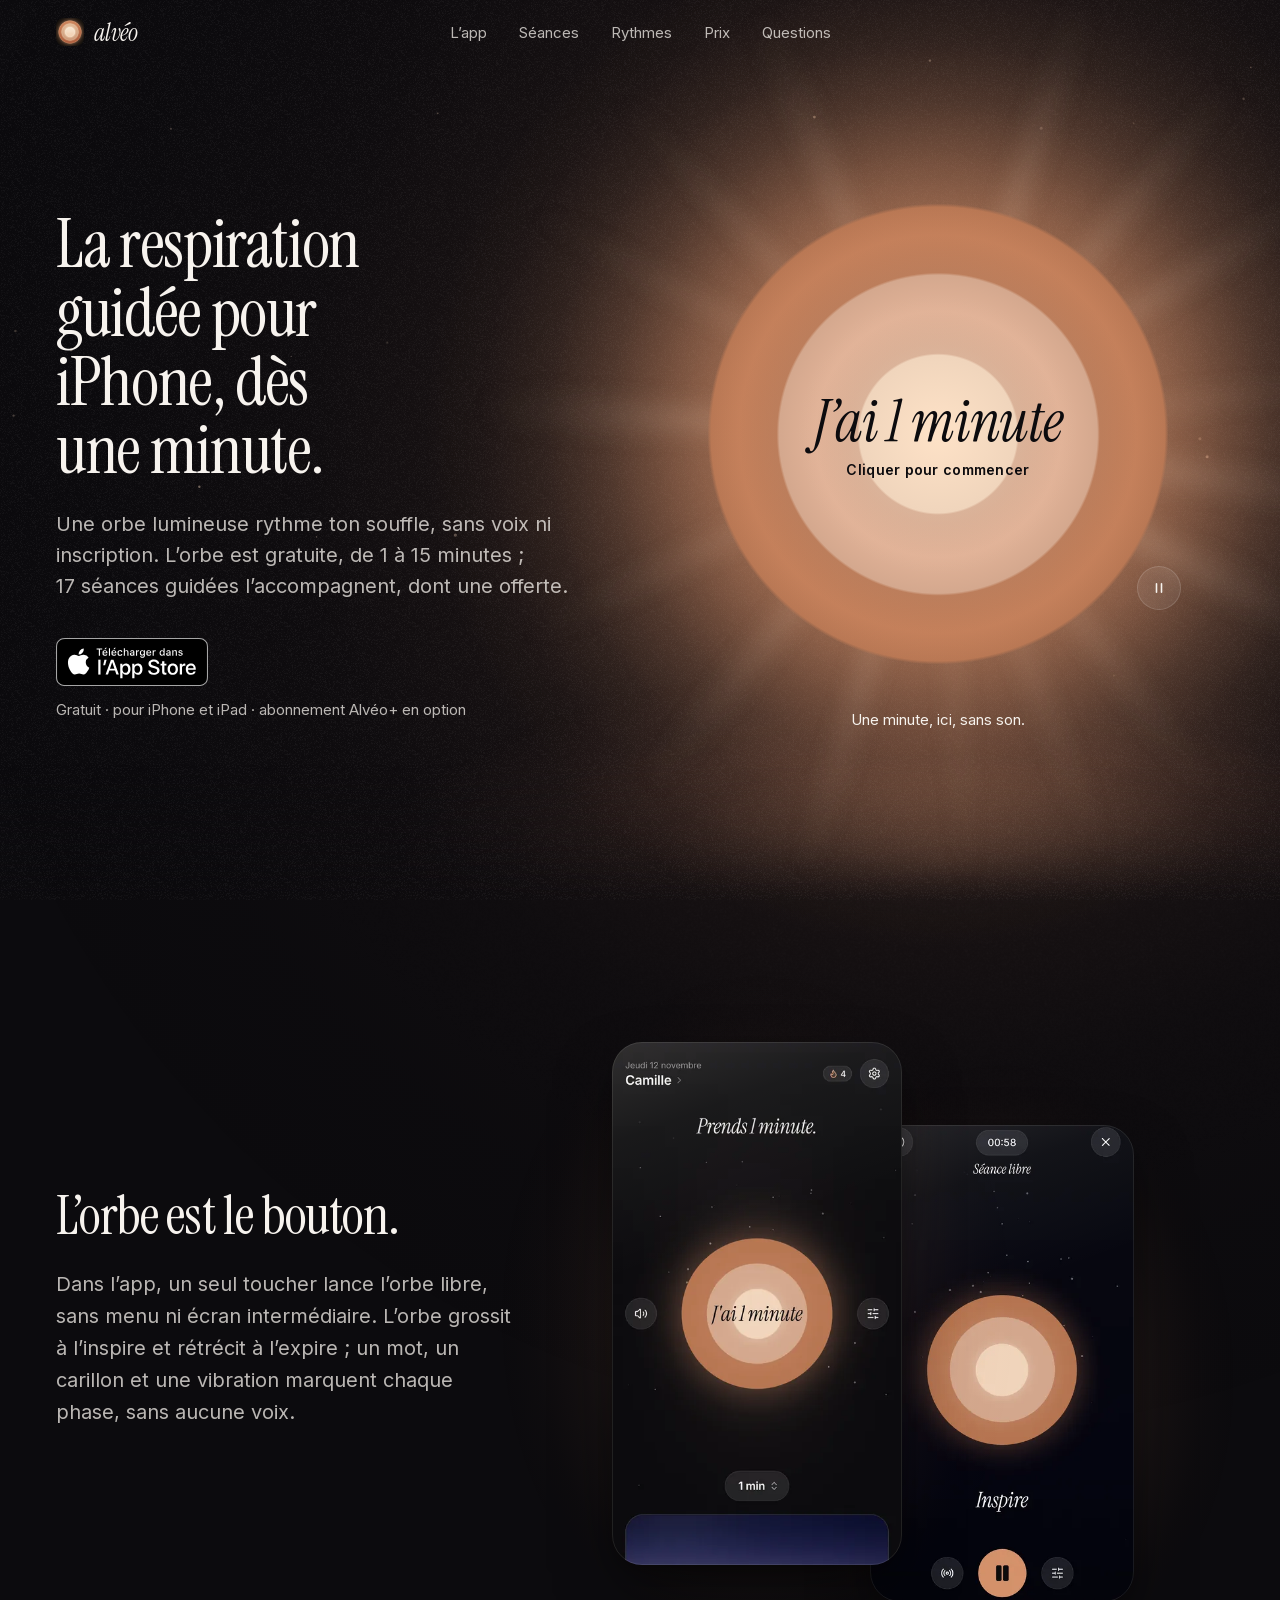
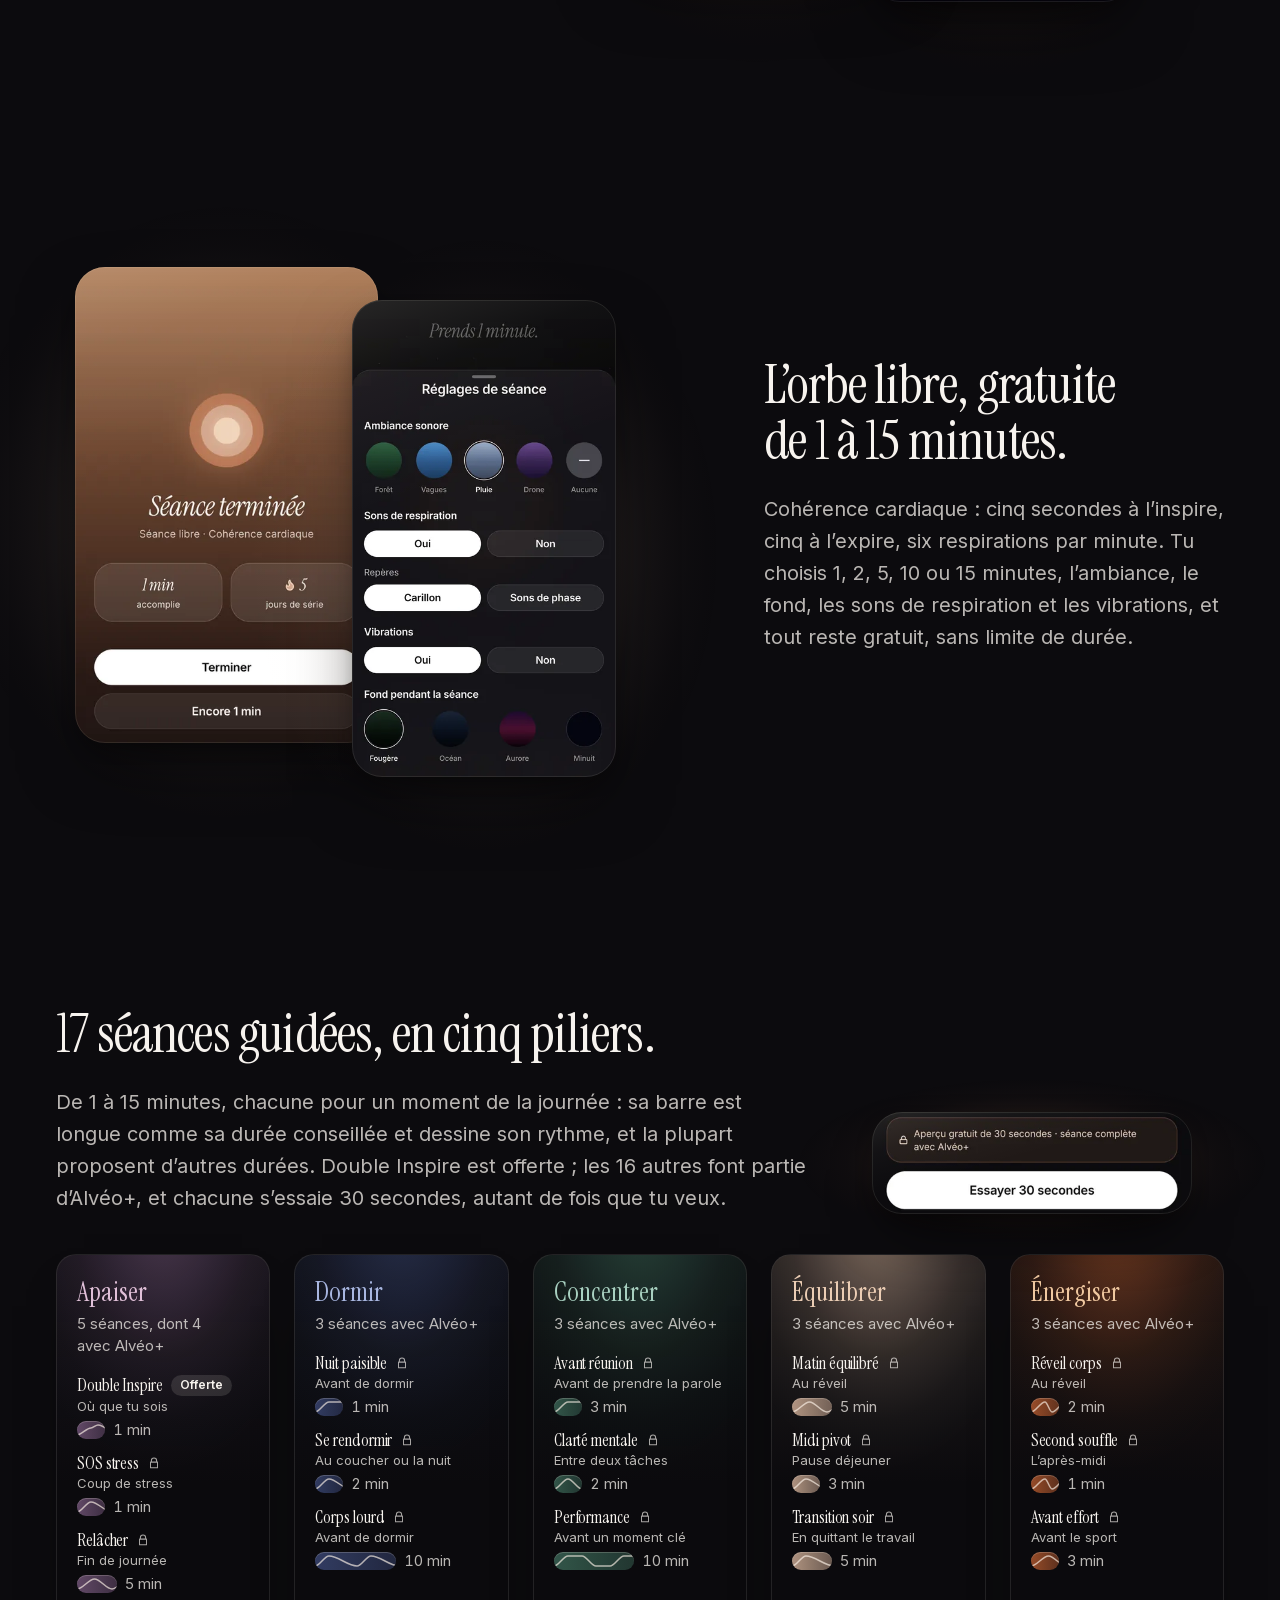
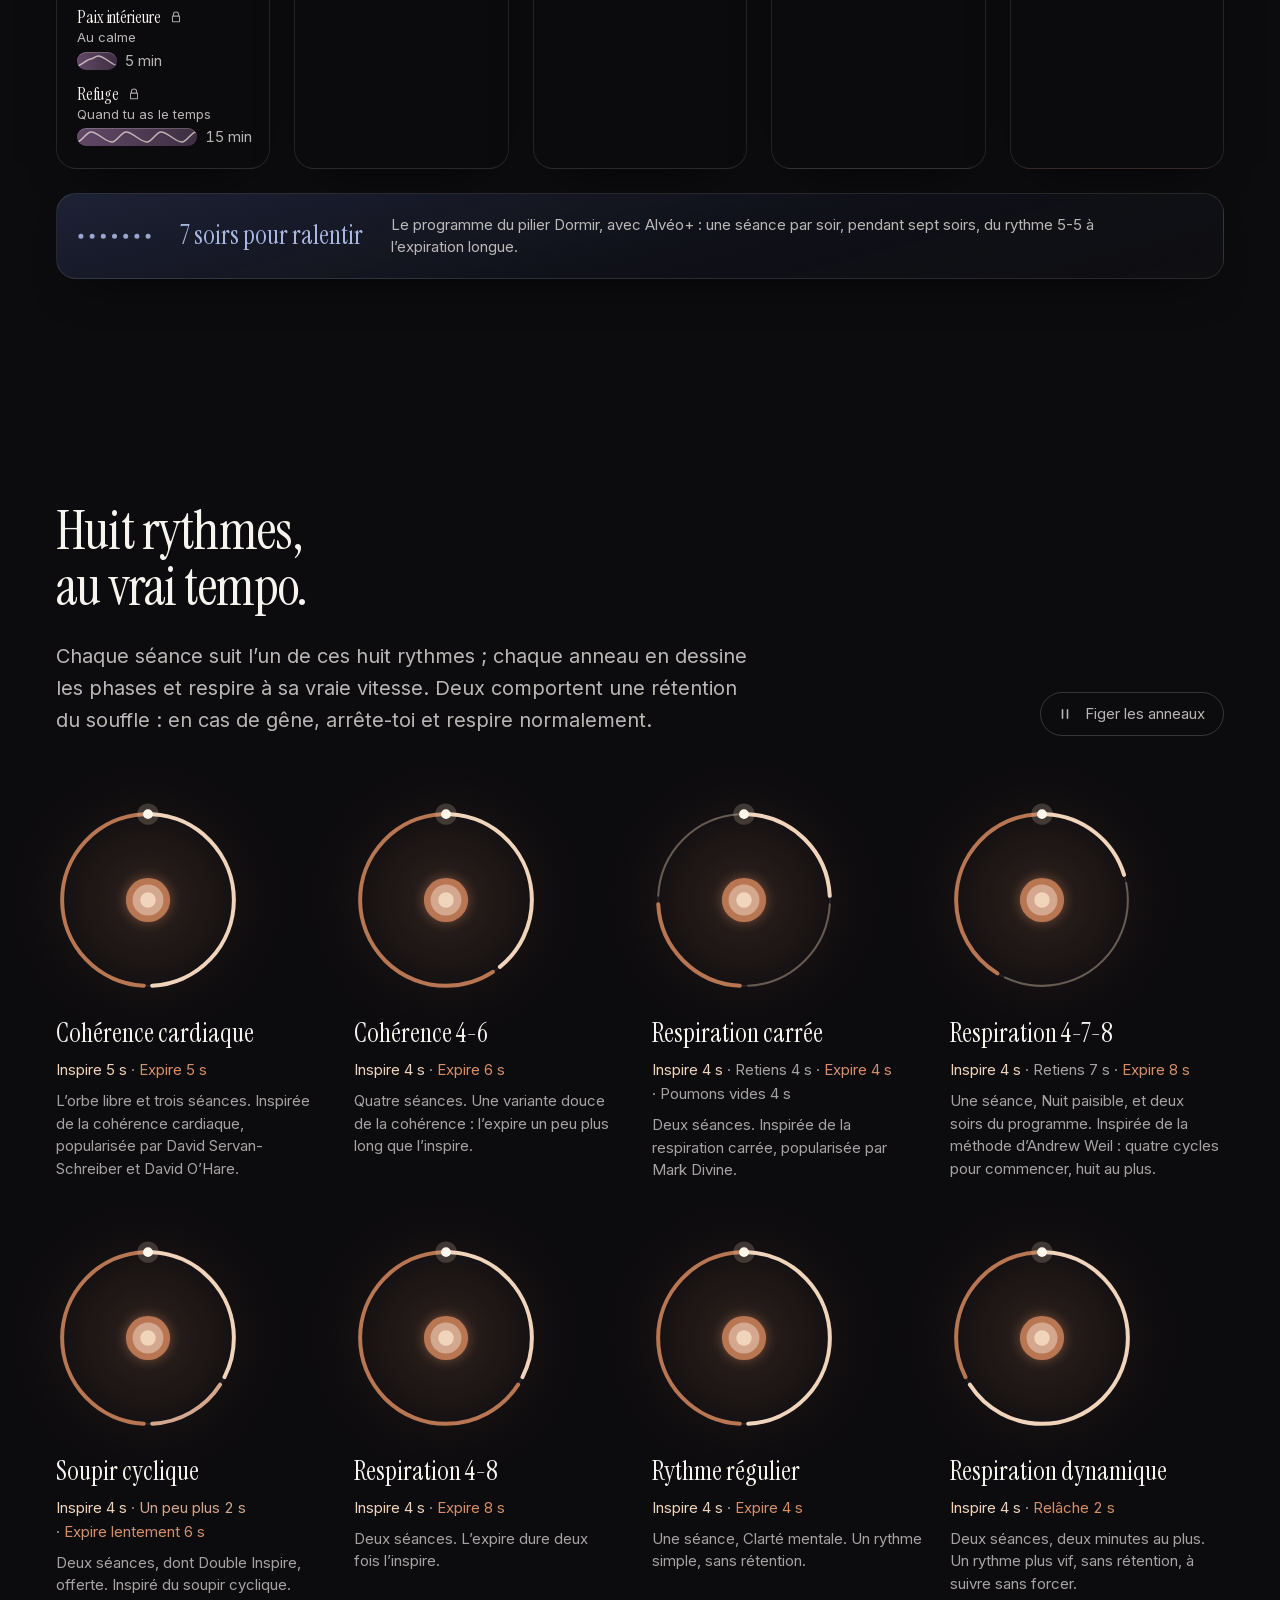
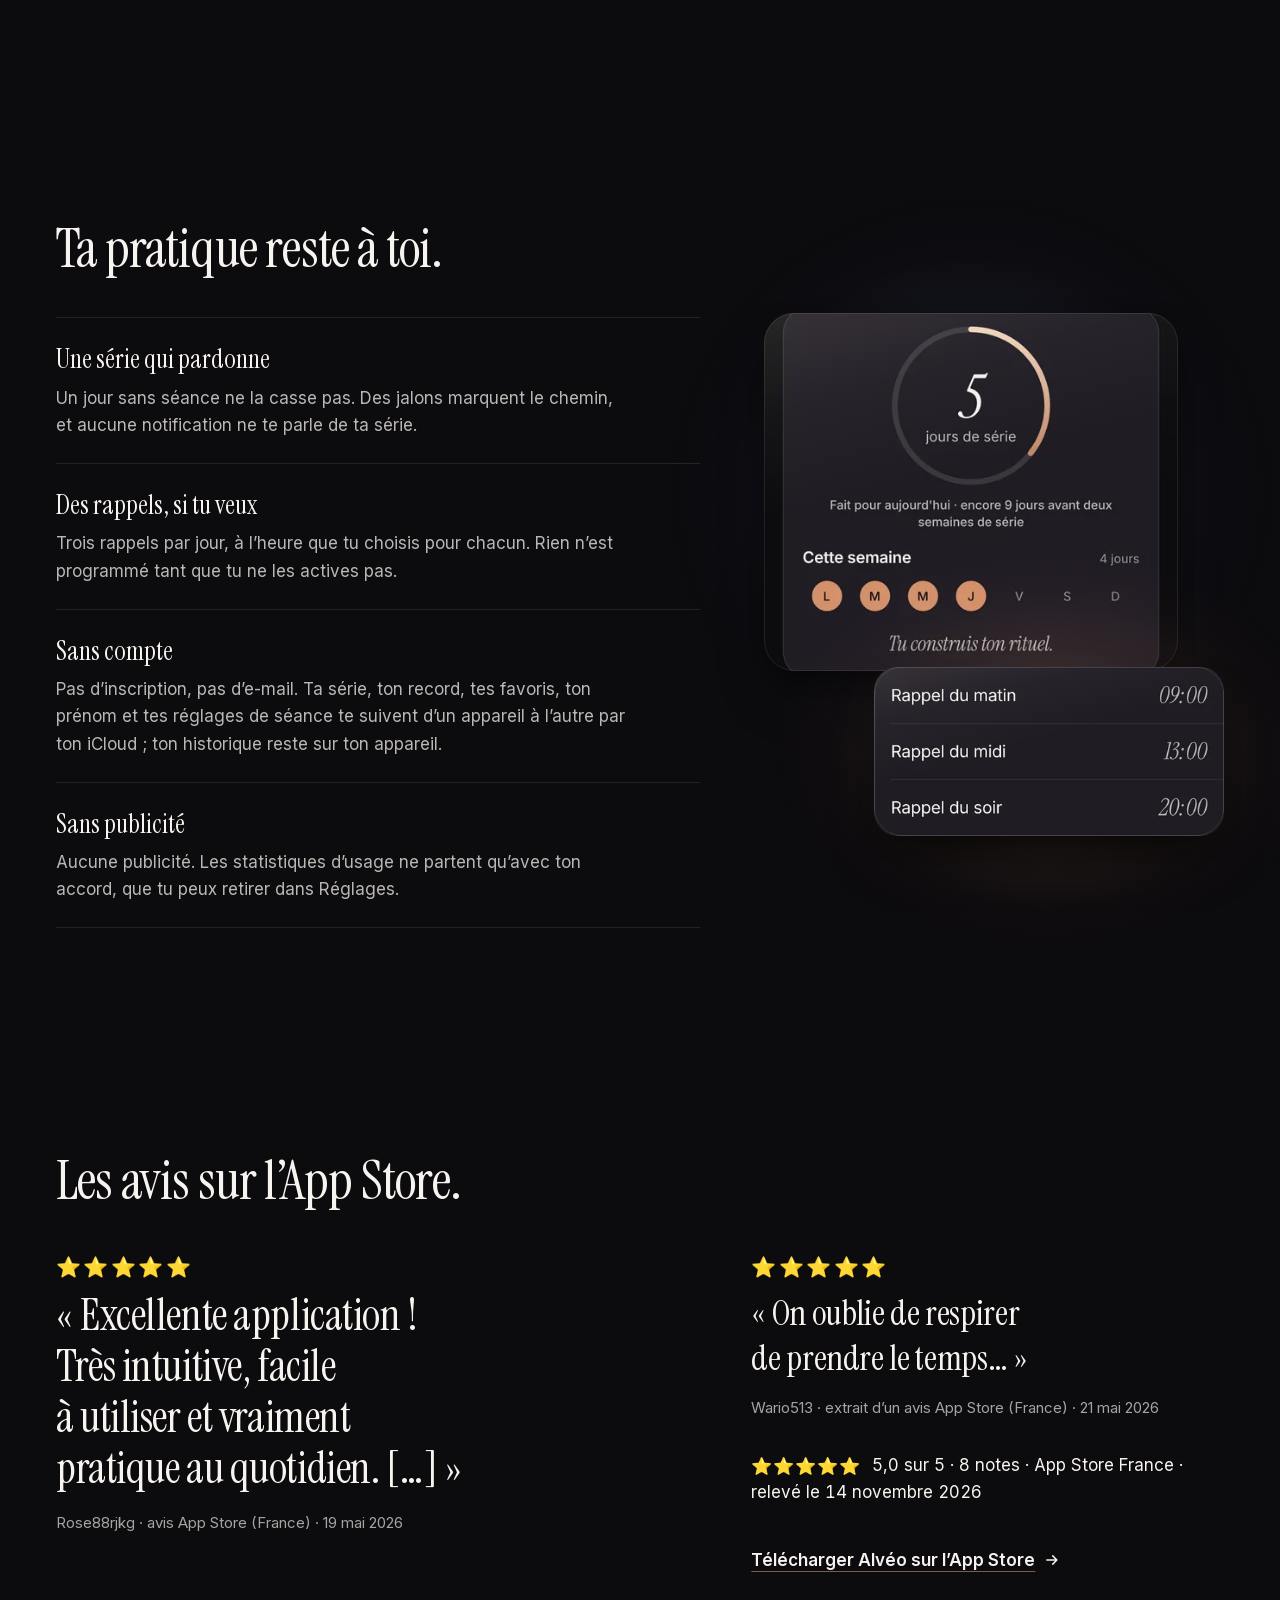
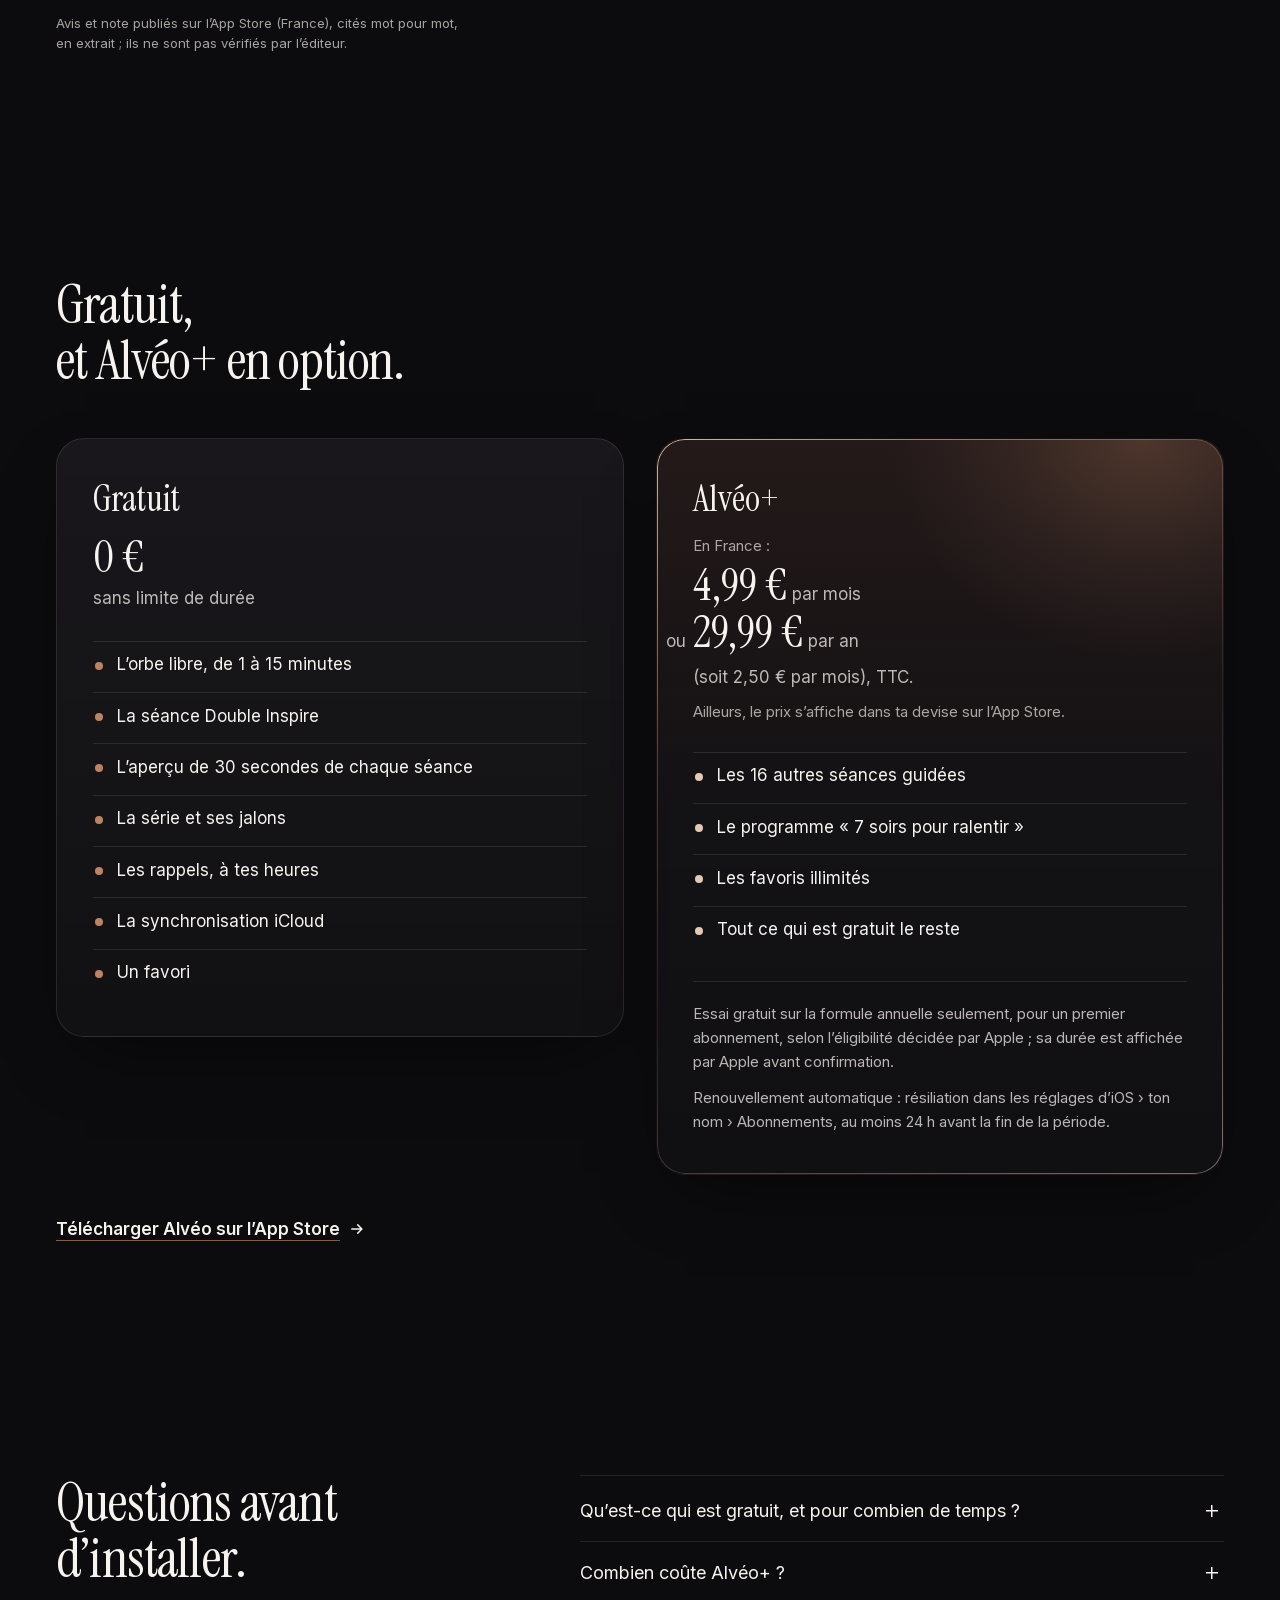
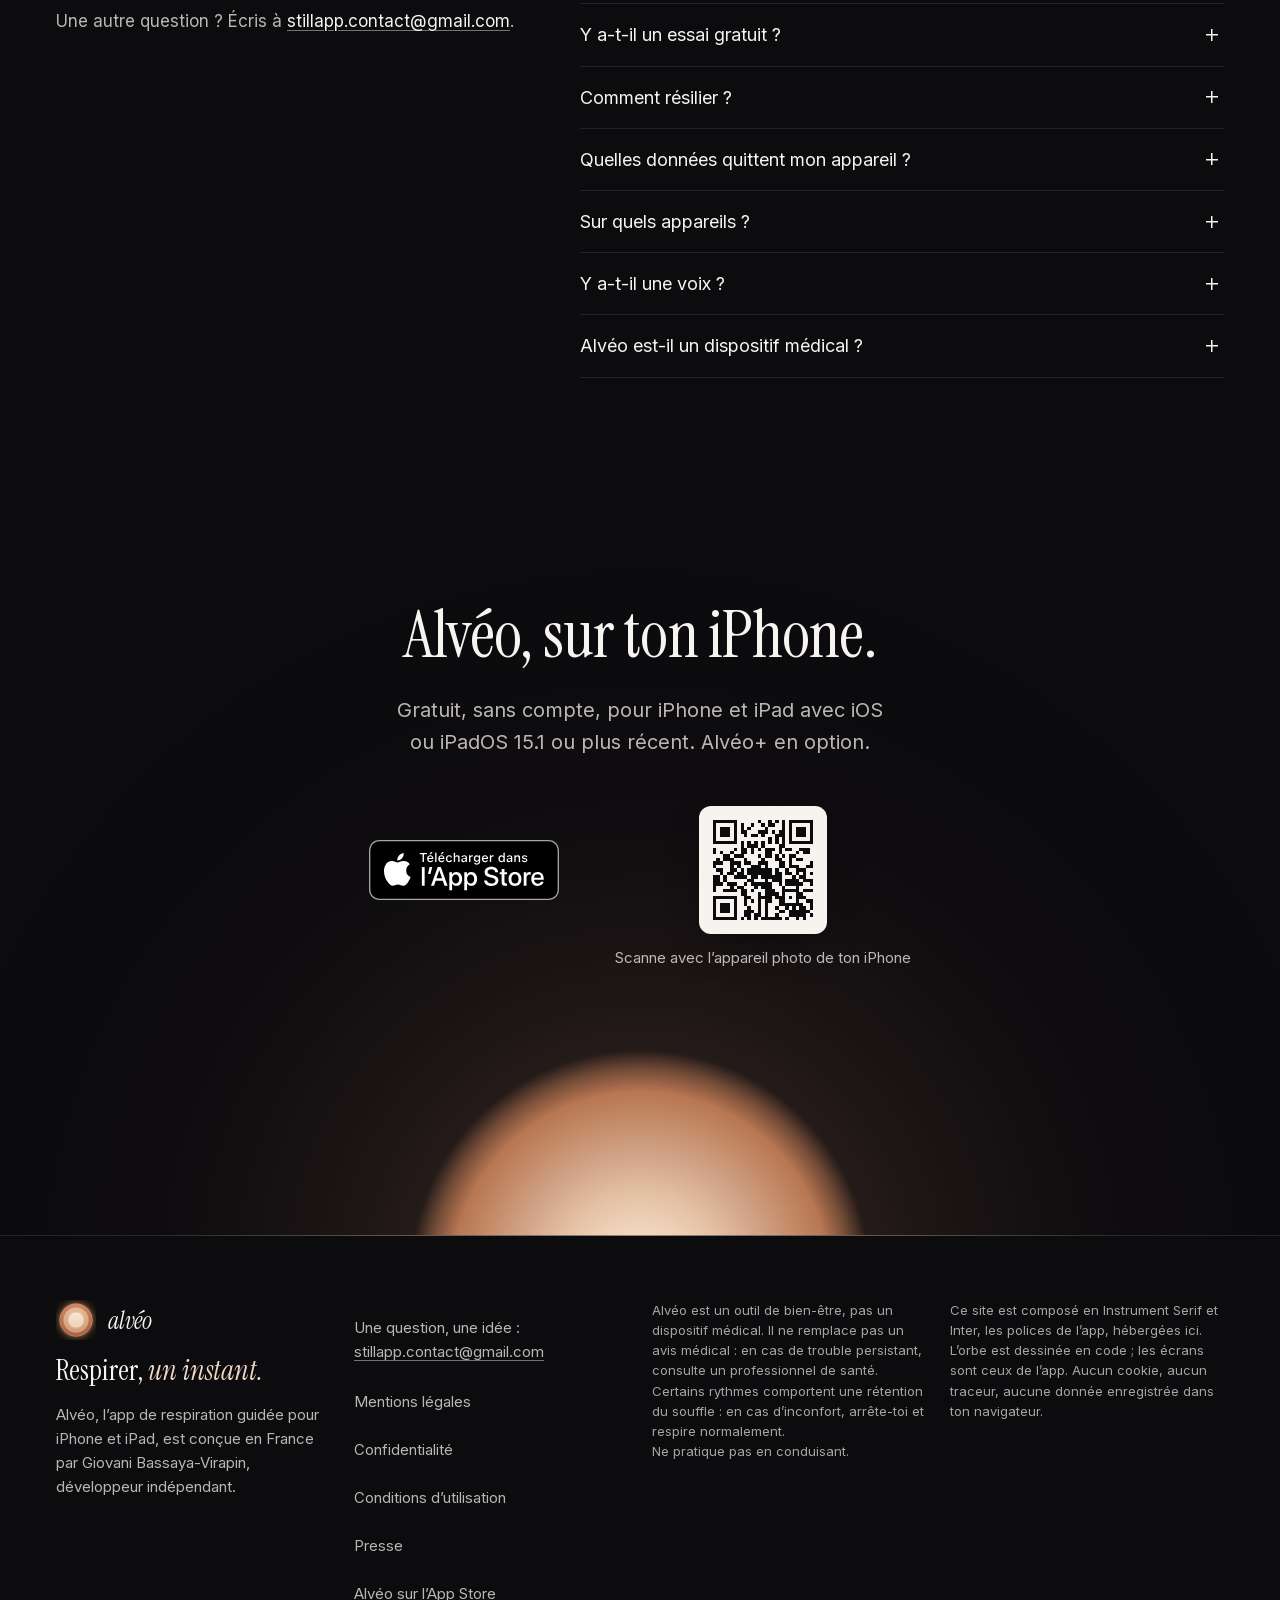
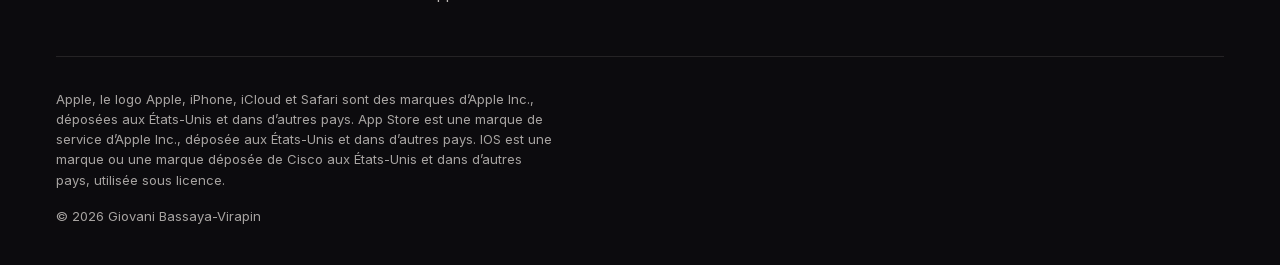
<file: index.html>
<!DOCTYPE html>
<html lang="fr">
<head>
<meta charset="utf-8">
<meta name="viewport" content="width=device-width, initial-scale=1, viewport-fit=cover">
<title>Alvéo&nbsp;: respiration guidée pour iPhone et iPad, dès une minute</title>
<meta name="description" content="Une orbe lumineuse rythme ton souffle, sans voix ni inscription. L’orbe est gratuite, de 1 à 15&nbsp;minutes&nbsp;; 17&nbsp;séances guidées en cinq piliers, dont une offerte. Pour iPhone et iPad.">
<link rel="canonical" href="https://stillapp.fr/">
<meta name="theme-color" media="(prefers-color-scheme: light)" content="#0C0B0E">
<meta name="theme-color" media="(prefers-color-scheme: dark)" content="#0C0B0E">
<meta name="color-scheme" content="dark">
<meta name="format-detection" content="telephone=no">
<meta name="apple-itunes-app" content="app-id=6763119413">
<link rel="icon" href="/favicon.ico" sizes="32x32">
<link rel="icon" href="/icon.svg" type="image/svg+xml">
<link rel="apple-touch-icon" href="/apple-touch-icon.png">
<link rel="preload" href="/assets/fonts/instrument-serif-400.woff2" as="font" type="font/woff2" crossorigin>
<link rel="preload" href="/assets/fonts/instrument-serif-400-italique.woff2" as="font" type="font/woff2" crossorigin>
<link rel="preload" href="/assets/fonts/inter-400.woff2" as="font" type="font/woff2" crossorigin>
<link rel="preload" href="/assets/img/rayons-orbe-v2.webp" as="image" type="image/webp">
<link rel="stylesheet" href="/styles.css">
<script src="/main.js" defer></script>
<meta property="og:type" content="website">
<meta property="og:url" content="https://stillapp.fr/">
<meta property="og:site_name" content="Alvéo">
<meta property="og:locale" content="fr_FR">
<meta property="og:title" content="Alvéo&nbsp;· La respiration guidée pour iPhone, dès une minute">
<meta property="og:description" content="Une orbe lumineuse rythme ton souffle, sans voix ni inscription. Essaie-la sur la page, puis sur ton iPhone ou ton iPad. Gratuit, Alvéo+ en option.">
<meta property="og:image" content="https://stillapp.fr/og.jpg">
<meta property="og:image:width" content="1200">
<meta property="og:image:height" content="630">
<meta property="og:image:type" content="image/jpeg">
<meta property="og:image:alt" content="L’orbe d’Alvéo, lumineuse dans une pièce sombre, et le titre «&nbsp;La respiration guidée pour iPhone, dès une minute.&nbsp;»">
<meta name="twitter:card" content="summary_large_image">
<script type="application/ld+json">{"@context":"https://schema.org","@type":"MobileApplication","name":"Alvéo","alternateName":"Alvéo : Respiration & Sommeil","url":"https://stillapp.fr/","sameAs":"https://apps.apple.com/app/id6763119413","installUrl":"https://apps.apple.com/app/id6763119413","operatingSystem":"iOS et iPadOS 15.1 ou plus récent","applicationCategory":"HealthApplication","inLanguage":["fr","en"],"description":"Respiration guidée pour iPhone et iPad. Une orbe lumineuse rythme ton souffle, sans voix ni inscription. L’orbe libre est gratuite, de 1 à 15 minutes ; 17 séances guidées en cinq piliers, dont une offerte, les 16 autres avec Alvéo+.","offers":{"@type":"Offer","price":"0","priceCurrency":"EUR"},"author":{"@type":"Person","name":"Giovani Bassaya-Virapin"}}</script>
</head>
<body>
<a class="evitement" href="#contenu">Aller au contenu</a>
<svg class="symboles" aria-hidden="true" focusable="false">
<defs><pattern id="m55" width="35" height="18" patternUnits="userSpaceOnUse"><path d="M0 14C5.8 14 11.7 4 17.5 4S29.2 14 35 14"/></pattern><pattern id="m44" width="28" height="18" patternUnits="userSpaceOnUse"><path d="M0 14C4.7 14 9.3 4 14 4S23.3 14 28 14"/></pattern><pattern id="m4444" width="56" height="18" patternUnits="userSpaceOnUse"><path d="M0 14C4.7 14 9.3 4 14 4H28C32.7 4 37.3 14 42 14H56"/></pattern><pattern id="m478" width="66.5" height="18" patternUnits="userSpaceOnUse"><path d="M0 14C4.7 14 9.3 4 14 4H38.5C47.8 4 57.2 14 66.5 14"/></pattern><pattern id="m426" width="42" height="18" patternUnits="userSpaceOnUse"><path d="M0 14C4.7 14 9.3 6.9 14 6.9C16.3 6.9 18.7 4 21 4C28 4 35 14 42 14"/></pattern><pattern id="m46" width="35" height="18" patternUnits="userSpaceOnUse"><path d="M0 14C4.7 14 9.3 4 14 4C21 4 28 14 35 14"/></pattern><pattern id="m42" width="21" height="18" patternUnits="userSpaceOnUse"><path d="M0 14C4.7 14 9.3 4 14 4C16.3 4 18.7 14 21 14"/></pattern><pattern id="m48" width="42" height="18" patternUnits="userSpaceOnUse"><path d="M0 14C4.7 14 9.3 4 14 4C23.3 4 32.7 14 42 14"/></pattern><radialGradient id="halo-anneau"><stop offset="0" stop-color="#B87652" stop-opacity=".5"/><stop offset=".62" stop-color="#B87652" stop-opacity=".32"/><stop offset=".74" stop-color="#B87652" stop-opacity=".14"/><stop offset=".88" stop-color="#B87652" stop-opacity=".04"/><stop offset="1" stop-color="#B87652" stop-opacity="0"/></radialGradient></defs>
<symbol id="c7" viewBox="0 0 134 40"><path d="M7 20h0M27 20h0M47 20h0M67 20h0M87 20h0M107 20h0M127 20h0"/></symbol>
<symbol id="cadenas" viewBox="0 0 24 24"><path d="M7.5 10.5V8a4.5 4.5 0 0 1 9 0v2.5M6 10.5h12v9.5H6z"/></symbol>
<symbol id="fleche" viewBox="0 0 24 24"><path d="M5 12h13M13 6.5 18.5 12 13 17.5"/></symbol>
</svg>
<div class="ciel-page" aria-hidden="true"><i class="cp cp--app"></i><i class="cp cp--libre"></i><i class="cp cp--seances"></i><i class="cp cp--rythmes"></i><i class="cp cp--suivi"></i><i class="cp cp--avis"></i><i class="cp cp--prix"></i><i class="cp cp--questions"></i><i class="cp cp--installer"></i></div>

<header class="entete">
<div class="entete__barre">
<a class="marque" href="/" aria-label="Alvéo, accueil"><img src="/assets/img/icone-alveo-96.png" width="28" height="28" alt=""><span class="marque__mot">alvéo</span></a>
<nav class="entete__nav" aria-label="Sections de la page">
<a href="#app">L’app</a>
<a href="#seances">Séances</a>
<a href="#rythmes">Rythmes</a>
<a href="#prix">Prix</a>
<a href="#questions">Questions</a>
</nav>
<a class="pilule pilule--entete" href="https://apps.apple.com/app/apple-store/id6763119413?pt=128816657&amp;ct=site&amp;mt=8">Télécharger<span class="pilule__objet"> Alvéo</span><span class="pilule__suite"> sur l’App&nbsp;Store</span></a>
</div>
</header>

<main id="contenu">

<section class="heros" id="respirer" data-ciel="heros" aria-labelledby="titre-heros" data-etat="repos" data-mode="repos">
<div class="heros__lumiere" aria-hidden="true">
<div class="aube"></div>
<canvas class="particules" width="2" height="2"></canvas>
</div>
<div class="heros__grille">
<div class="heros__textes">
<h1 class="heros__titre" id="titre-heros">La respiration guidée pour iPhone, dès une minute.</h1>
<p class="heros__chapo r">Une orbe lumineuse rythme ton souffle, sans voix ni inscription. L’orbe est gratuite, de 1 à 15&nbsp;minutes&nbsp;; 17&nbsp;séances guidées l’accompagnent, dont une offerte.</p>
<div class="heros__action r">
<a class="badge" href="https://apps.apple.com/app/apple-store/id6763119413?pt=128816657&amp;ct=site&amp;mt=8"><img src="/assets/img/badge-app-store-fr.svg" width="152" height="48" alt="Télécharger dans l’App Store"></a>
<p class="heros__mention">Gratuit&nbsp;· pour iPhone et&nbsp;iPad&nbsp;· <span>abonnement Alvéo<span class="plus">+</span> en option</span></p>
</div>
</div>

<div class="heros__orbe">
<div class="heros__scene">
<div class="orbe-cadre"><div class="orbe" aria-hidden="true"><i class="piece"></i><i class="bloom"></i><i class="rayons"></i><i class="l1"></i><i class="d1"></i><i class="coeur"><i class="l2"></i><i class="d2"></i><i class="l3"></i><i class="d3"></i></i></div></div>
<button class="orbe-bouton r" type="button" aria-describedby="indice"><span class="orbe-bouton__mot">J’ai 1&nbsp;minute</span><span class="orbe-bouton__indice">Toucher pour commencer</span></button>
<button class="satellite r" type="button" aria-pressed="false"><span class="vh">Mettre en pause l’orbe et la lumière</span><svg class="ico" viewBox="0 0 24 24" aria-hidden="true"><path class="ico__pause" d="M9 7v10M15 7v10"/><path class="ico__lecture" d="M8.5 6.5v11l9-5.5z"/></svg></button>
<p class="demo__minuteur d" aria-hidden="true">01:00</p>
<div class="demo__guide d" aria-hidden="true"><p class="demo__mot"><span></span></p><p class="demo__decompte"></p></div>
<div class="demo__commandes d" role="group" aria-label="Une minute avec l’orbe">
<button class="demo__pause" type="button"><span class="vh">Pause</span><svg class="ico" viewBox="0 0 24 24" aria-hidden="true"><path class="ico__pause" d="M9 7v10M15 7v10"/><path class="ico__lecture" d="M8.5 6.5v11l9-5.5z"/></svg></button>
<div class="demo__suivi">
<div class="demo__barre" aria-hidden="true"><span></span></div>
<p class="demo__progression">Respiration 1 sur 6</p>
</div>
<p class="demo__legende">Démo sans son ni vibration. Dans l’app&nbsp;: carillon, vibrations, ambiance. <span class="demo__echap">Échap pour arrêter.</span></p>
</div>
</div>
<p class="heros__indice r" id="indice">Une minute, ici, sans son.</p>
</div>

<div class="demo">
<div class="demo__fin f">
<p class="demo__fin-titre" tabindex="-1">Six respirations.</p>
<p class="demo__fin-texte">Dans l’app, l’orbe ajoute un carillon à chaque phase, des vibrations et l’ambiance de ton choix, et va jusqu’à 15&nbsp;minutes.</p>
<p class="demo__fin-appel">Continue sur ton iPhone</p>
<a class="badge badge--fin" href="https://apps.apple.com/app/apple-store/id6763119413?pt=128816657&amp;ct=site&amp;mt=8"><img src="/assets/img/badge-app-store-fr.svg" width="152" height="48" alt="Télécharger dans l’App Store" loading="lazy" decoding="async"></a>
<button class="demo__recommencer" type="button">Recommencer la minute</button>
</div>
</div>
</div>
<button class="demo__fermer x" type="button"><span class="vh">Arrêter la minute</span><svg class="ico" viewBox="0 0 24 24" aria-hidden="true"><path d="M7 7l10 10M17 7 7 17"/></svg></button>
<div class="vh" id="annonces" aria-live="polite" aria-atomic="true"></div>
</section>

<section class="section app" id="app" data-ciel="app" aria-labelledby="titre-app">
<div class="conteneur app__grille">
<div class="app__textes">
<h2 class="titre" id="titre-app">L’orbe est le bouton.</h2>
<p class="intro">Dans l’app, un seul toucher lance l’orbe libre, sans menu ni écran intermédiaire. L’orbe grossit à l’inspire et rétrécit à l’expire&nbsp;; un mot, un carillon et une vibration marquent chaque phase, sans aucune voix.</p>
</div>
<div class="composition" data-entree="ecrans" role="group" aria-label="Deux écrans de l’app">
<figure class="ecran ecran--accueil plan plan--avant"><img src="/assets/img/e-accueil-v2-440.webp" srcset="/assets/img/e-accueil-v2-440.webp 440w, /assets/img/e-accueil-v2-660.webp 660w, /assets/img/e-accueil-v2-880.webp 880w" sizes="(min-width: 64rem) 25vw, 72vw" width="440" height="795" alt="Accueil de l’app&nbsp;: «&nbsp;Prends 1 minute.&nbsp;», l’orbe «&nbsp;J’ai 1 minute&nbsp;» entre le bouton du son et celui des réglages de séance, la durée réglée sur 1&nbsp;min et, en bas, le haut de la carte du programme." loading="lazy" decoding="async"></figure>
<figure class="ecran ecran--seance plan plan--milieu"><img src="/assets/img/e-seance-v2-440.webp" srcset="/assets/img/e-seance-v2-440.webp 440w, /assets/img/e-seance-v2-660.webp 660w, /assets/img/e-seance-v2-880.webp 880w" sizes="(min-width: 64rem) 22vw, 52vw" width="440" height="795" alt="Après le toucher, la séance libre en cours&nbsp;: minuteur 00:58, l’orbe et le mot «&nbsp;Inspire&nbsp;», les boutons vibrations, pause et réglages de séance." loading="lazy" decoding="async"></figure>
</div>
</div>
</section>

<section class="section libre" id="orbe-libre" data-ciel="libre" aria-labelledby="titre-libre">
<div class="conteneur libre__grille">
<div class="libre__textes">
<h2 class="titre" id="titre-libre">L’orbe libre, gratuite de 1 à 15&nbsp;minutes.</h2>
<p class="intro">Cohérence cardiaque&nbsp;: cinq secondes à l’inspire, cinq à l’expire, six respirations par minute. Tu choisis 1, 2, 5, 10 ou 15&nbsp;minutes, l’ambiance, le fond, les sons de respiration et les vibrations, et tout reste gratuit, sans limite de durée.</p>
</div>
<div class="duo" role="group" aria-label="Deux écrans de l’app">
<figure class="ecran ecran--fin"><img src="/assets/img/e-fin-440.webp" srcset="/assets/img/e-fin-440.webp 440w, /assets/img/e-fin-660.webp 660w, /assets/img/e-fin-880.webp 880w" sizes="(min-width: 64rem) 25vw, 72vw" width="440" height="693" alt="Fin d’une séance libre dans l’app&nbsp;: «&nbsp;Séance terminée&nbsp;», «&nbsp;Séance libre&nbsp;· Cohérence cardiaque&nbsp;», 1&nbsp;min accomplie, 5&nbsp;jours de série, puis «&nbsp;Terminer&nbsp;» et «&nbsp;Encore 1&nbsp;min&nbsp;»." loading="lazy" decoding="async"></figure>
<figure class="ecran ecran--reglages"><img src="/assets/img/e-reglages-v2-440.webp" srcset="/assets/img/e-reglages-v2-440.webp 440w, /assets/img/e-reglages-v2-660.webp 660w, /assets/img/e-reglages-v2-880.webp 880w" sizes="(min-width: 64rem) 22vw, 72vw" width="440" height="795" alt="Réglages de séance ouverts sur l’Accueil&nbsp;: ambiance sonore (Forêt, Vagues, Pluie, Drone, Aucune), sons de respiration (Oui, Non), repères (Carillon, Sons de phase), vibrations (Oui, Non), fond pendant la séance (Fougère, Océan, Aurore, Minuit)." loading="lazy" decoding="async"></figure>
</div>
</div>
</section>

<section class="section seances" id="seances" data-ciel="seances" aria-labelledby="titre-seances">
<div class="conteneur seances__grille">
<h2 class="titre" id="titre-seances">17&nbsp;séances guidées, en cinq piliers.</h2>
<p class="intro">De 1 à 15&nbsp;minutes, chacune pour un moment de la journée&nbsp;: sa barre est longue comme sa durée conseillée et dessine son rythme, et la plupart proposent d’autres durées. Double Inspire est offerte&nbsp;; les 16 autres font partie d’Alvéo+, et chacune s’essaie 30&nbsp;secondes, autant de fois que tu veux.</p>
<div class="piliers" data-entree="piliers" role="group" aria-label="Les cinq piliers et le programme">
<div class="pilier pilier--apaiser">
<h3 class="pilier__nom" id="pilier-apaiser">Apaiser</h3>
<p class="pilier__compte">5&nbsp;séances, dont 4 avec Alvéo+</p>
<ul class="liste" aria-labelledby="pilier-apaiser">
<li class="seance t1"><p class="seance__nom">Double Inspire <span class="seance__acces">Offerte</span></p><p class="seance__usage">Où que tu sois</p><div class="seance__mesure"><div class="barre" aria-hidden="true"><svg class="barre__rythme"><rect width="100%" height="100%" fill="url(#m426)"/></svg></div><p class="seance__duree num">1&nbsp;min<span class="vh">, inspire 4&nbsp;secondes, un peu plus&nbsp;2, expire lentement&nbsp;6</span></p></div></li>
<li class="seance t1"><p class="seance__nom">SOS stress<svg class="cadenas" role="img" aria-label="avec Alvéo+"><use href="#cadenas"/></svg></p><p class="seance__usage">Coup de stress</p><div class="seance__mesure"><div class="barre" aria-hidden="true"><svg class="barre__rythme"><rect width="100%" height="100%" fill="url(#m46)"/></svg></div><p class="seance__duree num">1&nbsp;min<span class="vh">, inspire 4&nbsp;secondes, expire&nbsp;6</span></p></div></li>
<li class="seance t5"><p class="seance__nom">Relâcher<svg class="cadenas" role="img" aria-label="avec Alvéo+"><use href="#cadenas"/></svg></p><p class="seance__usage">Fin de journée</p><div class="seance__mesure"><div class="barre" aria-hidden="true"><svg class="barre__rythme"><rect width="100%" height="100%" fill="url(#m55)"/></svg></div><p class="seance__duree num">5&nbsp;min<span class="vh">, inspire 5&nbsp;secondes, expire&nbsp;5</span></p></div></li>
<li class="seance t5"><p class="seance__nom">Paix intérieure<svg class="cadenas" role="img" aria-label="avec Alvéo+"><use href="#cadenas"/></svg></p><p class="seance__usage">Au calme</p><div class="seance__mesure"><div class="barre" aria-hidden="true"><svg class="barre__rythme"><rect width="100%" height="100%" fill="url(#m426)"/></svg></div><p class="seance__duree num">5&nbsp;min<span class="vh">, inspire 4&nbsp;secondes, un peu plus&nbsp;2, expire lentement&nbsp;6</span></p></div></li>
<li class="seance t15"><p class="seance__nom">Refuge<svg class="cadenas" role="img" aria-label="avec Alvéo+"><use href="#cadenas"/></svg></p><p class="seance__usage">Quand tu as le temps</p><div class="seance__mesure"><div class="barre" aria-hidden="true"><svg class="barre__rythme"><rect width="100%" height="100%" fill="url(#m46)"/></svg></div><p class="seance__duree num">15&nbsp;min<span class="vh">, inspire 4&nbsp;secondes, expire&nbsp;6</span></p></div></li>
</ul>
</div>
<div class="pilier pilier--dormir">
<h3 class="pilier__nom" id="pilier-dormir">Dormir</h3>
<p class="pilier__compte">3&nbsp;séances avec Alvéo+</p>
<ul class="liste" aria-labelledby="pilier-dormir">
<li class="seance t1"><p class="seance__nom">Nuit paisible<svg class="cadenas" role="img" aria-label="avec Alvéo+"><use href="#cadenas"/></svg></p><p class="seance__usage">Avant de dormir</p><div class="seance__mesure"><div class="barre" aria-hidden="true"><svg class="barre__rythme"><rect width="100%" height="100%" fill="url(#m478)"/></svg></div><p class="seance__duree num">1&nbsp;min<span class="vh">, inspire 4&nbsp;secondes, retiens&nbsp;7, expire&nbsp;8</span></p></div></li>
<li class="seance t2"><p class="seance__nom">Se rendormir<svg class="cadenas" role="img" aria-label="avec Alvéo+"><use href="#cadenas"/></svg></p><p class="seance__usage">Au coucher ou la nuit</p><div class="seance__mesure"><div class="barre" aria-hidden="true"><svg class="barre__rythme"><rect width="100%" height="100%" fill="url(#m46)"/></svg></div><p class="seance__duree num">2&nbsp;min<span class="vh">, inspire 4&nbsp;secondes, expire&nbsp;6</span></p></div></li>
<li class="seance t10"><p class="seance__nom">Corps lourd<svg class="cadenas" role="img" aria-label="avec Alvéo+"><use href="#cadenas"/></svg></p><p class="seance__usage">Avant de dormir</p><div class="seance__mesure"><div class="barre" aria-hidden="true"><svg class="barre__rythme"><rect width="100%" height="100%" fill="url(#m48)"/></svg></div><p class="seance__duree num">10&nbsp;min<span class="vh">, inspire 4&nbsp;secondes, expire&nbsp;8</span></p></div></li>
</ul>
</div>
<div class="pilier pilier--concentrer">
<h3 class="pilier__nom" id="pilier-concentrer">Concentrer</h3>
<p class="pilier__compte">3&nbsp;séances avec Alvéo+</p>
<ul class="liste" aria-labelledby="pilier-concentrer">
<li class="seance t3"><p class="seance__nom">Avant réunion<svg class="cadenas" role="img" aria-label="avec Alvéo+"><use href="#cadenas"/></svg></p><p class="seance__usage">Avant de prendre la parole</p><div class="seance__mesure"><div class="barre" aria-hidden="true"><svg class="barre__rythme"><rect width="100%" height="100%" fill="url(#m4444)"/></svg></div><p class="seance__duree num">3&nbsp;min<span class="vh">, inspire 4&nbsp;secondes, retiens&nbsp;4, expire&nbsp;4, poumons vides&nbsp;4</span></p></div></li>
<li class="seance t2"><p class="seance__nom">Clarté mentale<svg class="cadenas" role="img" aria-label="avec Alvéo+"><use href="#cadenas"/></svg></p><p class="seance__usage">Entre deux tâches</p><div class="seance__mesure"><div class="barre" aria-hidden="true"><svg class="barre__rythme"><rect width="100%" height="100%" fill="url(#m44)"/></svg></div><p class="seance__duree num">2&nbsp;min<span class="vh">, inspire 4&nbsp;secondes, expire&nbsp;4</span></p></div></li>
<li class="seance t10"><p class="seance__nom">Performance<svg class="cadenas" role="img" aria-label="avec Alvéo+"><use href="#cadenas"/></svg></p><p class="seance__usage">Avant un moment clé</p><div class="seance__mesure"><div class="barre" aria-hidden="true"><svg class="barre__rythme"><rect width="100%" height="100%" fill="url(#m4444)"/></svg></div><p class="seance__duree num">10&nbsp;min<span class="vh">, inspire 4&nbsp;secondes, retiens&nbsp;4, expire&nbsp;4, poumons vides&nbsp;4</span></p></div></li>
</ul>
</div>
<div class="pilier pilier--equilibrer">
<h3 class="pilier__nom" id="pilier-equilibrer">Équilibrer</h3>
<p class="pilier__compte">3&nbsp;séances avec Alvéo+</p>
<ul class="liste" aria-labelledby="pilier-equilibrer">
<li class="seance t5"><p class="seance__nom">Matin équilibré<svg class="cadenas" role="img" aria-label="avec Alvéo+"><use href="#cadenas"/></svg></p><p class="seance__usage">Au réveil</p><div class="seance__mesure"><div class="barre" aria-hidden="true"><svg class="barre__rythme"><rect width="100%" height="100%" fill="url(#m55)"/></svg></div><p class="seance__duree num">5&nbsp;min<span class="vh">, inspire 5&nbsp;secondes, expire&nbsp;5</span></p></div></li>
<li class="seance t3"><p class="seance__nom">Midi pivot<svg class="cadenas" role="img" aria-label="avec Alvéo+"><use href="#cadenas"/></svg></p><p class="seance__usage">Pause déjeuner</p><div class="seance__mesure"><div class="barre" aria-hidden="true"><svg class="barre__rythme"><rect width="100%" height="100%" fill="url(#m46)"/></svg></div><p class="seance__duree num">3&nbsp;min<span class="vh">, inspire 4&nbsp;secondes, expire&nbsp;6</span></p></div></li>
<li class="seance t5"><p class="seance__nom">Transition soir<svg class="cadenas" role="img" aria-label="avec Alvéo+"><use href="#cadenas"/></svg></p><p class="seance__usage">En quittant le travail</p><div class="seance__mesure"><div class="barre" aria-hidden="true"><svg class="barre__rythme"><rect width="100%" height="100%" fill="url(#m48)"/></svg></div><p class="seance__duree num">5&nbsp;min<span class="vh">, inspire 4&nbsp;secondes, expire&nbsp;8</span></p></div></li>
</ul>
</div>
<div class="pilier pilier--energiser">
<h3 class="pilier__nom" id="pilier-energiser">Énergiser</h3>
<p class="pilier__compte">3&nbsp;séances avec Alvéo+</p>
<ul class="liste" aria-labelledby="pilier-energiser">
<li class="seance t2"><p class="seance__nom">Réveil corps<svg class="cadenas" role="img" aria-label="avec Alvéo+"><use href="#cadenas"/></svg></p><p class="seance__usage">Au réveil</p><div class="seance__mesure"><div class="barre" aria-hidden="true"><svg class="barre__rythme"><rect width="100%" height="100%" fill="url(#m42)"/></svg></div><p class="seance__duree num">2&nbsp;min<span class="vh">, inspire 4&nbsp;secondes, relâche&nbsp;2</span></p></div></li>
<li class="seance t1"><p class="seance__nom">Second souffle<svg class="cadenas" role="img" aria-label="avec Alvéo+"><use href="#cadenas"/></svg></p><p class="seance__usage">L’après-midi</p><div class="seance__mesure"><div class="barre" aria-hidden="true"><svg class="barre__rythme"><rect width="100%" height="100%" fill="url(#m42)"/></svg></div><p class="seance__duree num">1&nbsp;min<span class="vh">, inspire 4&nbsp;secondes, relâche&nbsp;2</span></p></div></li>
<li class="seance t3"><p class="seance__nom">Avant effort<svg class="cadenas" role="img" aria-label="avec Alvéo+"><use href="#cadenas"/></svg></p><p class="seance__usage">Avant le sport</p><div class="seance__mesure"><div class="barre" aria-hidden="true"><svg class="barre__rythme"><rect width="100%" height="100%" fill="url(#m55)"/></svg></div><p class="seance__duree num">3&nbsp;min<span class="vh">, inspire 5&nbsp;secondes, expire&nbsp;5</span></p></div></li>
</ul>
</div>
<div class="programme">
<svg class="courbe c7" aria-hidden="true"><use href="#c7"/></svg>
<h3 class="programme__nom">7&nbsp;soirs pour ralentir</h3>
<p class="programme__detail">Le programme du pilier Dormir, avec Alvéo+&nbsp;: une séance par soir, pendant sept soirs, du rythme 5-5 à l’expiration longue.</p>
</div>
</div>
<figure class="volet volet--essai"><img src="/assets/img/essai-v2-480.webp" srcset="/assets/img/essai-v2-480.webp 480w, /assets/img/essai-v2-960.webp 960w" sizes="(min-width: 64rem) 22rem, 84vw" width="480" height="153" alt="Bas de l’intro d’une séance Alvéo+ dans l’app&nbsp;: «&nbsp;Aperçu gratuit de 30 secondes&nbsp;· séance complète avec Alvéo+&nbsp;», puis le bouton «&nbsp;Essayer 30 secondes&nbsp;»." loading="lazy" decoding="async"></figure>
</div>
</section>

<section class="section rythmes" id="rythmes" data-ciel="rythmes" aria-labelledby="titre-rythmes">
<div class="conteneur">
<div class="rythmes__tete">
<div>
<h2 class="titre" id="titre-rythmes">Huit rythmes, au vrai tempo.</h2>
<p class="intro">Chaque séance suit l’un de ces huit rythmes&nbsp;; chaque anneau en dessine les phases et respire à sa vraie vitesse. Deux comportent une rétention du souffle&nbsp;: en cas de gêne, arrête-toi et respire normalement.</p>
</div>
<button class="pause-anneaux" type="button" aria-pressed="false" hidden><svg class="ico" viewBox="0 0 24 24" aria-hidden="true"><path class="ico__pause" d="M9 7v10M15 7v10"/><path class="ico__lecture" d="M8.5 6.5v11l9-5.5z"/></svg>Figer les anneaux</button>
</div>
<ul class="anneaux">
<li class="rythme rythme--55"><div class="anneau" aria-hidden="true"><svg viewBox="0 0 120 120"><circle class="piste" cx="60" cy="60" r="56"/><g class="souffle"><circle cx="60" cy="60" r="36" fill="url(#halo-anneau)"/><circle cx="60" cy="60" r="24" fill="#B87652"/><circle cx="60" cy="60" r="16.8" fill="#D4A88E"/><circle cx="60" cy="60" r="8.4" fill="#F0D5BC"/></g><g transform="rotate(-90 60 60)"><circle class="ph ph-i" cx="60" cy="60" r="56" pathLength="100" stroke-dasharray="48.4 51.6" stroke-dashoffset="-0.8"/><circle class="ph ph-e" cx="60" cy="60" r="56" pathLength="100" stroke-dasharray="48.4 51.6" stroke-dashoffset="-50.8"/></g><g class="aiguille"><circle class="aiguille__halo" cx="60" cy="4" r="7"/><circle class="aiguille__point" cx="60" cy="4" r="3.2"/></g></svg></div><h3 class="rythme__nom">Cohérence cardiaque</h3><p class="rythme__phases"><span class="num ph-i">Inspire&nbsp;5&nbsp;s</span> <span class="ph-suite">·&nbsp;<span class="num ph-e">Expire&nbsp;5&nbsp;s</span></span></p><p class="rythme__source">L’orbe libre et trois séances. Inspirée de la cohérence cardiaque, popularisée par David Servan-Schreiber et David O’Hare.</p></li>
<li class="rythme rythme--46"><div class="anneau" aria-hidden="true"><svg viewBox="0 0 120 120"><circle class="piste" cx="60" cy="60" r="56"/><g class="souffle"><circle cx="60" cy="60" r="36" fill="url(#halo-anneau)"/><circle cx="60" cy="60" r="24" fill="#B87652"/><circle cx="60" cy="60" r="16.8" fill="#D4A88E"/><circle cx="60" cy="60" r="8.4" fill="#F0D5BC"/></g><g transform="rotate(-90 60 60)"><circle class="ph ph-i" cx="60" cy="60" r="56" pathLength="100" stroke-dasharray="38.4 61.6" stroke-dashoffset="-0.8"/><circle class="ph ph-e" cx="60" cy="60" r="56" pathLength="100" stroke-dasharray="58.4 41.6" stroke-dashoffset="-40.8"/></g><g class="aiguille"><circle class="aiguille__halo" cx="60" cy="4" r="7"/><circle class="aiguille__point" cx="60" cy="4" r="3.2"/></g></svg></div><h3 class="rythme__nom">Cohérence 4-6</h3><p class="rythme__phases"><span class="num ph-i">Inspire&nbsp;4&nbsp;s</span> <span class="ph-suite">·&nbsp;<span class="num ph-e">Expire&nbsp;6&nbsp;s</span></span></p><p class="rythme__source">Quatre séances. Une variante douce de la cohérence&nbsp;: l’expire un peu plus long que l’inspire.</p></li>
<li class="rythme rythme--4444"><div class="anneau" aria-hidden="true"><svg viewBox="0 0 120 120"><circle class="piste" cx="60" cy="60" r="56"/><g class="souffle"><circle cx="60" cy="60" r="36" fill="url(#halo-anneau)"/><circle cx="60" cy="60" r="24" fill="#B87652"/><circle cx="60" cy="60" r="16.8" fill="#D4A88E"/><circle cx="60" cy="60" r="8.4" fill="#F0D5BC"/></g><g transform="rotate(-90 60 60)"><circle class="ph ph-i" cx="60" cy="60" r="56" pathLength="100" stroke-dasharray="23.4 76.6" stroke-dashoffset="-0.8"/><circle class="ph ph-r" cx="60" cy="60" r="56" pathLength="100" stroke-dasharray="23.4 76.6" stroke-dashoffset="-25.8"/><circle class="ph ph-e" cx="60" cy="60" r="56" pathLength="100" stroke-dasharray="23.4 76.6" stroke-dashoffset="-50.8"/><circle class="ph ph-r" cx="60" cy="60" r="56" pathLength="100" stroke-dasharray="23.4 76.6" stroke-dashoffset="-75.8"/></g><g class="aiguille"><circle class="aiguille__halo" cx="60" cy="4" r="7"/><circle class="aiguille__point" cx="60" cy="4" r="3.2"/></g></svg></div><h3 class="rythme__nom">Respiration carrée</h3><p class="rythme__phases"><span class="num ph-i">Inspire&nbsp;4&nbsp;s</span> <span class="ph-suite">·&nbsp;<span class="num ph-r">Retiens&nbsp;4&nbsp;s</span></span> <span class="ph-suite">·&nbsp;<span class="num ph-e">Expire&nbsp;4&nbsp;s</span></span> <span class="ph-suite">·&nbsp;<span class="num ph-r">Poumons vides&nbsp;4&nbsp;s</span></span></p><p class="rythme__source">Deux séances. Inspirée de la respiration carrée, popularisée par Mark Divine.</p></li>
<li class="rythme rythme--478"><div class="anneau" aria-hidden="true"><svg viewBox="0 0 120 120"><circle class="piste" cx="60" cy="60" r="56"/><g class="souffle"><circle cx="60" cy="60" r="36" fill="url(#halo-anneau)"/><circle cx="60" cy="60" r="24" fill="#B87652"/><circle cx="60" cy="60" r="16.8" fill="#D4A88E"/><circle cx="60" cy="60" r="8.4" fill="#F0D5BC"/></g><g transform="rotate(-90 60 60)"><circle class="ph ph-i" cx="60" cy="60" r="56" pathLength="100" stroke-dasharray="19.45 80.55" stroke-dashoffset="-0.8"/><circle class="ph ph-r" cx="60" cy="60" r="56" pathLength="100" stroke-dasharray="35.24 64.76" stroke-dashoffset="-21.85"/><circle class="ph ph-e" cx="60" cy="60" r="56" pathLength="100" stroke-dasharray="40.5 59.5" stroke-dashoffset="-58.7"/></g><g class="aiguille"><circle class="aiguille__halo" cx="60" cy="4" r="7"/><circle class="aiguille__point" cx="60" cy="4" r="3.2"/></g></svg></div><h3 class="rythme__nom">Respiration 4-7-8</h3><p class="rythme__phases"><span class="num ph-i">Inspire&nbsp;4&nbsp;s</span> <span class="ph-suite">·&nbsp;<span class="num ph-r">Retiens&nbsp;7&nbsp;s</span></span> <span class="ph-suite">·&nbsp;<span class="num ph-e">Expire&nbsp;8&nbsp;s</span></span></p><p class="rythme__source">Une séance, Nuit paisible, et deux soirs du programme. Inspirée de la méthode d’Andrew Weil&nbsp;: quatre cycles pour commencer, huit au plus.</p></li>
<li class="rythme rythme--2i"><div class="anneau" aria-hidden="true"><svg viewBox="0 0 120 120"><circle class="piste" cx="60" cy="60" r="56"/><g class="souffle"><circle cx="60" cy="60" r="36" fill="url(#halo-anneau)"/><circle cx="60" cy="60" r="24" fill="#B87652"/><circle cx="60" cy="60" r="16.8" fill="#D4A88E"/><circle cx="60" cy="60" r="8.4" fill="#F0D5BC"/></g><g transform="rotate(-90 60 60)"><circle class="ph ph-i" cx="60" cy="60" r="56" pathLength="100" stroke-dasharray="31.73 68.27" stroke-dashoffset="-0.8"/><circle class="ph ph-u" cx="60" cy="60" r="56" pathLength="100" stroke-dasharray="15.07 84.93" stroke-dashoffset="-34.13"/><circle class="ph ph-e" cx="60" cy="60" r="56" pathLength="100" stroke-dasharray="48.4 51.6" stroke-dashoffset="-50.8"/></g><g class="aiguille"><circle class="aiguille__halo" cx="60" cy="4" r="7"/><circle class="aiguille__point" cx="60" cy="4" r="3.2"/></g></svg></div><h3 class="rythme__nom">Soupir cyclique</h3><p class="rythme__phases"><span class="num ph-i">Inspire&nbsp;4&nbsp;s</span> <span class="ph-suite">·&nbsp;<span class="num ph-u">Un&nbsp;peu&nbsp;plus&nbsp;2&nbsp;s</span></span> <span class="ph-suite">·&nbsp;<span class="num ph-e">Expire lentement&nbsp;6&nbsp;s</span></span></p><p class="rythme__source">Deux séances, dont Double Inspire, offerte. Inspiré du soupir cyclique.</p></li>
<li class="rythme rythme--48"><div class="anneau" aria-hidden="true"><svg viewBox="0 0 120 120"><circle class="piste" cx="60" cy="60" r="56"/><g class="souffle"><circle cx="60" cy="60" r="36" fill="url(#halo-anneau)"/><circle cx="60" cy="60" r="24" fill="#B87652"/><circle cx="60" cy="60" r="16.8" fill="#D4A88E"/><circle cx="60" cy="60" r="8.4" fill="#F0D5BC"/></g><g transform="rotate(-90 60 60)"><circle class="ph ph-i" cx="60" cy="60" r="56" pathLength="100" stroke-dasharray="31.73 68.27" stroke-dashoffset="-0.8"/><circle class="ph ph-e" cx="60" cy="60" r="56" pathLength="100" stroke-dasharray="65.07 34.93" stroke-dashoffset="-34.13"/></g><g class="aiguille"><circle class="aiguille__halo" cx="60" cy="4" r="7"/><circle class="aiguille__point" cx="60" cy="4" r="3.2"/></g></svg></div><h3 class="rythme__nom">Respiration 4-8</h3><p class="rythme__phases"><span class="num ph-i">Inspire&nbsp;4&nbsp;s</span> <span class="ph-suite">·&nbsp;<span class="num ph-e">Expire&nbsp;8&nbsp;s</span></span></p><p class="rythme__source">Deux séances. L’expire dure deux fois l’inspire.</p></li>
<li class="rythme rythme--44"><div class="anneau" aria-hidden="true"><svg viewBox="0 0 120 120"><circle class="piste" cx="60" cy="60" r="56"/><g class="souffle"><circle cx="60" cy="60" r="36" fill="url(#halo-anneau)"/><circle cx="60" cy="60" r="24" fill="#B87652"/><circle cx="60" cy="60" r="16.8" fill="#D4A88E"/><circle cx="60" cy="60" r="8.4" fill="#F0D5BC"/></g><g transform="rotate(-90 60 60)"><circle class="ph ph-i" cx="60" cy="60" r="56" pathLength="100" stroke-dasharray="48.4 51.6" stroke-dashoffset="-0.8"/><circle class="ph ph-e" cx="60" cy="60" r="56" pathLength="100" stroke-dasharray="48.4 51.6" stroke-dashoffset="-50.8"/></g><g class="aiguille"><circle class="aiguille__halo" cx="60" cy="4" r="7"/><circle class="aiguille__point" cx="60" cy="4" r="3.2"/></g></svg></div><h3 class="rythme__nom">Rythme régulier</h3><p class="rythme__phases"><span class="num ph-i">Inspire&nbsp;4&nbsp;s</span> <span class="ph-suite">·&nbsp;<span class="num ph-e">Expire&nbsp;4&nbsp;s</span></span></p><p class="rythme__source">Une séance, Clarté mentale. Un rythme simple, sans rétention.</p></li>
<li class="rythme rythme--42"><div class="anneau" aria-hidden="true"><svg viewBox="0 0 120 120"><circle class="piste" cx="60" cy="60" r="56"/><g class="souffle"><circle cx="60" cy="60" r="36" fill="url(#halo-anneau)"/><circle cx="60" cy="60" r="24" fill="#B87652"/><circle cx="60" cy="60" r="16.8" fill="#D4A88E"/><circle cx="60" cy="60" r="8.4" fill="#F0D5BC"/></g><g transform="rotate(-90 60 60)"><circle class="ph ph-i" cx="60" cy="60" r="56" pathLength="100" stroke-dasharray="65.07 34.93" stroke-dashoffset="-0.8"/><circle class="ph ph-e" cx="60" cy="60" r="56" pathLength="100" stroke-dasharray="31.73 68.27" stroke-dashoffset="-67.47"/></g><g class="aiguille"><circle class="aiguille__halo" cx="60" cy="4" r="7"/><circle class="aiguille__point" cx="60" cy="4" r="3.2"/></g></svg></div><h3 class="rythme__nom">Respiration dynamique</h3><p class="rythme__phases"><span class="num ph-i">Inspire&nbsp;4&nbsp;s</span> <span class="ph-suite">·&nbsp;<span class="num ph-e">Relâche&nbsp;2&nbsp;s</span></span></p><p class="rythme__source">Deux séances, deux minutes au plus. Un rythme plus vif, sans rétention, à suivre sans forcer.</p></li>
</ul>
</div>
</section>

<section class="section suivi" id="suivi" data-ciel="suivi" aria-labelledby="titre-suivi">
<div class="conteneur suivi__grille">
<div class="suivi__textes">
<h2 class="titre" id="titre-suivi">Ta pratique reste à toi.</h2>
<dl class="faits">
<div class="fait"><dt>Une série qui pardonne</dt><dd>Un jour sans séance ne la casse pas. Des jalons marquent le chemin, et aucune notification ne te parle de ta série.</dd></div>
<div class="fait"><dt>Des rappels, si tu veux</dt><dd>Trois rappels par jour, à l’heure que tu choisis pour chacun. Rien n’est programmé tant que tu ne les actives pas.</dd></div>
<div class="fait"><dt>Sans compte</dt><dd>Pas d’inscription, pas d’e-mail. Ta série, ton record, tes favoris, ton prénom et tes réglages de séance te suivent d’un appareil à l’autre par ton iCloud&nbsp;; ton historique reste sur ton appareil.</dd></div>
<div class="fait"><dt>Sans publicité</dt><dd>Aucune publicité. Les statistiques d’usage ne partent qu’avec ton accord, que tu peux retirer dans Réglages.</dd></div>
</dl>
</div>
<div class="suivi__scene" role="group" aria-label="Deux vues de l’app">
<figure class="volet volet--profil"><img src="/assets/img/profil-480.webp" srcset="/assets/img/profil-480.webp 480w, /assets/img/profil-720.webp 720w, /assets/img/profil-960.webp 960w" sizes="(min-width: 64rem) 30vw, 84vw" width="480" height="415" alt="Profil dans l’app&nbsp;: 5&nbsp;jours de série dans un anneau, «&nbsp;Fait pour aujourd’hui&nbsp;· encore 9&nbsp;jours avant deux semaines de série&nbsp;», les jours de la semaine avec séance et «&nbsp;Tu construis ton rituel.&nbsp;»" loading="lazy" decoding="async"></figure>
<figure class="volet volet--rappels"><img src="/assets/img/rappels-v2-480.webp" srcset="/assets/img/rappels-v2-480.webp 480w, /assets/img/rappels-v2-960.webp 960w" sizes="(min-width: 64rem) 26vw, 76vw" width="480" height="233" alt="Horaires des rappels dans l’app&nbsp;: rappel du matin 09:00, rappel du midi 13:00, rappel du soir 20:00." loading="lazy" decoding="async"></figure>
</div>
</div>
</section>

<section class="section avis" id="avis" data-ciel="avis" aria-labelledby="titre-avis">
<div class="conteneur avis__bloc">
<h2 class="titre" id="titre-avis">Les avis sur l’App&nbsp;Store.</h2>
<figure class="citation citation--grande" data-impeccable-ignore="tight-leading">
<p class="etoiles"><span role="img" aria-label="5 étoiles sur 5">⭐️⭐️⭐️⭐️⭐️</span></p>
<blockquote><p>«&nbsp;Excellente application&nbsp;! Très intuitive, facile <span class="insecable">à utiliser</span> et vraiment pratique au quotidien.&nbsp;[…]&nbsp;»</p></blockquote>
<figcaption>Rose88rjkg&nbsp;· avis <span class="groupe">App Store (France)&nbsp;· <span class="insecable">19 mai 2026</span></span></figcaption>
</figure>
<figure class="citation">
<p class="etoiles"><span role="img" aria-label="5 étoiles sur 5">⭐️⭐️⭐️⭐️⭐️</span></p>
<blockquote><p>«&nbsp;On oublie de respirer de prendre le temps…&nbsp;»</p></blockquote>
<figcaption>Wario513&nbsp;· extrait d’un avis <span class="groupe">App Store (France)&nbsp;· <span class="insecable">21 mai 2026</span></span></figcaption>
</figure>
<p class="avis__note num"><span class="etoiles etoiles--note" role="img" aria-label="5 étoiles sur 5">⭐️⭐️⭐️⭐️⭐️</span> 5,0 sur 5&nbsp;· 8&nbsp;notes&nbsp;· App Store France&nbsp;· <span class="groupe">relevé le <span class="insecable">14 novembre 2026</span></span></p>
<p class="avis__appel"><a class="appel" href="https://apps.apple.com/app/apple-store/id6763119413?pt=128816657&amp;ct=site&amp;mt=8">Télécharger Alvéo sur l’App&nbsp;Store<svg class="ico" aria-hidden="true"><use href="#fleche"/></svg></a></p>
<p class="avis__mention">Avis et note publiés sur l’App Store (France), cités mot pour mot, en extrait&nbsp;; ils ne sont pas vérifiés par l’éditeur.</p>
</div>
</section>

<section class="section prix" id="prix" data-ciel="prix" aria-labelledby="titre-prix">
<div class="conteneur">
<h2 class="titre" id="titre-prix">Gratuit,<br>et&nbsp;Alvéo<span class="plus">+</span> en option.</h2>
<div class="offres">
<article class="offre" aria-labelledby="offre-gratuit">
<h3 class="offre__titre" id="offre-gratuit">Gratuit</h3>
<p class="offre__tarif"><strong class="num">0&nbsp;€</strong> <span class="offre__soit">sans limite de durée</span></p>
<ul class="offre__liste">
<li>L’orbe libre, de 1 à 15&nbsp;minutes</li>
<li>La séance Double Inspire</li>
<li>L’aperçu de 30&nbsp;secondes de chaque séance</li>
<li>La série et ses jalons</li>
<li>Les rappels, à tes heures</li>
<li>La synchronisation iCloud</li>
<li>Un favori</li>
</ul>
</article>
<article class="offre offre--plus" data-entree="bord" aria-labelledby="offre-plus">
<h3 class="offre__titre" id="offre-plus">Alvéo<span class="plus">+</span></h3>
<p class="offre__tarif"><span class="offre__pays">En France&nbsp;:</span> <span class="offre__ligne"><strong class="num">4,99&nbsp;€</strong>&nbsp;par&nbsp;mois</span> <span class="offre__ligne"><span class="offre__ou">ou </span><strong class="num">29,99&nbsp;€</strong>&nbsp;par&nbsp;an</span> <span class="offre__soit">(soit 2,50&nbsp;€ par mois), TTC.</span> <span class="offre__ailleurs">Ailleurs, le prix s’affiche dans ta devise sur l’App&nbsp;Store.</span></p>
<ul class="offre__liste">
<li>Les 16 autres séances guidées</li>
<li>Le programme «&nbsp;7&nbsp;soirs pour ralentir&nbsp;»</li>
<li>Les favoris illimités</li>
<li>Tout ce qui est gratuit le reste</li>
</ul>
<p class="offre__conditions">Essai gratuit sur la formule annuelle seulement, pour un premier abonnement, selon l’éligibilité décidée par Apple&nbsp;; sa durée est affichée par Apple avant confirmation.</p>
<p class="offre__conditions">Renouvellement automatique&nbsp;: résiliation dans les réglages d’iOS&nbsp;› ton nom&nbsp;› Abonnements, au moins 24&nbsp;h avant la fin de la période.</p>
</article>
</div>
<p class="prix__appel"><a class="appel" href="https://apps.apple.com/app/apple-store/id6763119413?pt=128816657&amp;ct=site&amp;mt=8">Télécharger Alvéo sur l’App&nbsp;Store<svg class="ico" aria-hidden="true"><use href="#fleche"/></svg></a></p>
</div>
</section>

<section class="section questions" id="questions" data-ciel="questions" aria-labelledby="titre-questions">
<div class="conteneur questions__grille">
<div class="questions__tete">
<h2 class="titre" id="titre-questions">Questions avant d’installer.</h2>
<p class="questions__contact">Une autre question&nbsp;? Écris à <a href="mailto:stillapp.contact@gmail.com">stillapp.contact@gmail.com</a>.</p>
</div>
<div class="accordeon">
<details class="question"><summary>Qu’est-ce qui est gratuit, et pour combien de temps&nbsp;?</summary><div class="question__corps"><p>Sans limite de durée et sans compte&nbsp;: l’orbe libre (1, 2, 5, 10 ou 15&nbsp;minutes, rythme 5-5, avec sons, fonds et vibrations), la séance Double Inspire, l’aperçu de 30&nbsp;secondes de chacune des 16 autres séances, la série, ses jalons et le calendrier, les rappels, la synchronisation iCloud et un favori.</p></div></details>
<details class="question"><summary>Combien coûte Alvéo+&nbsp;?</summary><div class="question__corps"><p>Alvéo+ ajoute les 16 autres séances, le programme «&nbsp;7&nbsp;soirs pour ralentir&nbsp;» et les favoris illimités. En France&nbsp;: 4,99&nbsp;€ par mois ou 29,99&nbsp;€ par an (soit 2,50&nbsp;€ par mois), TTC. Ailleurs, le prix s’affiche dans ta devise sur l’App&nbsp;Store.</p></div></details>
<details class="question"><summary>Y a-t-il un essai gratuit&nbsp;?</summary><div class="question__corps"><p>Oui, sur la formule annuelle seulement, pour un premier abonnement, si Apple te juge éligible. Sa durée est affichée par Apple avant que tu confirmes. La formule mensuelle n’a pas d’essai.</p></div></details>
<details class="question"><summary>Comment résilier&nbsp;?</summary><div class="question__corps"><p>Dans les réglages d’iOS&nbsp;› ton nom&nbsp;› Abonnements, au moins 24&nbsp;h avant la fin de la période en cours. Sinon, l’abonnement se renouvelle automatiquement.</p></div></details>
<details class="question"><summary>Quelles données quittent mon appareil&nbsp;?</summary><div class="question__corps"><p>Il n’y a pas de compte, pas d’e-mail et pas de publicité. Les statistiques d’usage ne partent qu’avec ton accord, modifiable dans Réglages. Dès l’ouverture, le service qui gère les achats (RevenueCat) reçoit un identifiant aléatoire, l’identifiant d’appareil propre à l’éditeur, le modèle de l’appareil, les versions de l’app et d’iOS, les dates de connexion et ton adresse IP, dont seul le pays est retenu. Ta série, ton record, tes favoris, ton prénom et tes réglages de séance te suivent par ton iCloud&nbsp;; ton historique reste sur ton appareil.</p></div></details>
<details class="question"><summary>Sur quels appareils&nbsp;?</summary><div class="question__corps"><p>Alvéo existe pour iPhone et iPad, en français et en anglais, avec iOS ou iPadOS&nbsp;15.1 ou plus récent. La version Android est en préparation.</p></div></details>
<details class="question"><summary>Y a-t-il une voix&nbsp;?</summary><div class="question__corps"><p>Non. Le guidage passe par l’orbe et un mot à l’écran, un carillon à chaque phase (ou, au choix, un son pour inspirer et un autre pour expirer) et une vibration propre à chaque rythme. Sons et vibrations se coupent dans les réglages de séance.</p></div></details>
<details class="question"><summary>Alvéo est-il un dispositif médical&nbsp;?</summary><div class="question__corps"><p>Non. Alvéo est un outil de bien-être, pas un dispositif médical, et il ne remplace pas un avis médical. Demande d’abord l’avis d’un professionnel de santé si tu as des troubles cardiovasculaires ou respiratoires, de l’asthme, des antécédents d’anxiété sévère, de crises de panique ou de troubles dissociatifs, si tu es enceinte ou si un traitement agit sur ton rythme cardiaque ou respiratoire.</p><p>Deux rythmes comportent une rétention du souffle (4-7-8, respiration carrée)&nbsp;: dès que tu ressens une gêne, arrête-toi et respire normalement. Les autres se suivent sans forcer&nbsp;: si la tête te tourne, ralentis et reviens à ta respiration naturelle. Ne pratique pas en conduisant.</p></div></details>
</div>
</div>
</section>

<section class="section installer" id="installer" data-ciel="installer" data-entree="soleil" aria-labelledby="titre-installer">
<div class="soleil-levant" aria-hidden="true"><i class="sl-halo"></i><i class="sl-coeur"></i></div>
<div class="conteneur installer__bloc">
<h2 class="titre titre--appel" id="titre-installer">Alvéo, sur ton iPhone.</h2>
<p class="intro intro--centre">Gratuit, sans compte, pour iPhone et iPad avec iOS ou iPadOS&nbsp;15.1 ou plus récent. Alvéo<span class="plus">+</span>&nbsp;en&nbsp;option.</p>
<div class="installer__action">
<a class="badge badge--grand" href="https://apps.apple.com/app/apple-store/id6763119413?pt=128816657&amp;ct=site&amp;mt=8"><img src="/assets/img/badge-app-store-fr.svg" width="190" height="60" alt="Télécharger dans l’App Store" loading="lazy" decoding="async"></a>
<div class="qr">
<img src="/assets/img/qr-app-store.svg" width="128" height="128" alt="Code QR vers la page d’Alvéo sur l’App Store" loading="lazy" decoding="async">
<p class="qr__legende">Scanne avec l’appareil photo de ton iPhone</p>
</div>
</div>
</div>
</section>

</main>
<div class="grain" aria-hidden="true"></div>

<footer class="pied">
<div class="conteneur pied__grille">
<div class="pied__col pied__col--marque">
<p class="pied__logo"><img src="/assets/img/icone-alveo-96.png" width="40" height="40" alt="" loading="lazy" decoding="async"><span class="marque__mot">alvéo</span></p>
<p class="pied__signature">Respirer, <em>un instant.</em></p>
<p class="pied__texte">Alvéo, l’app de respiration guidée pour iPhone et iPad, est conçue en France par <span class="insecable">Giovani Bassaya-Virapin</span>, développeur indépendant.</p>
</div>
<div class="pied__col">
<p class="pied__texte">Une question, une idée&nbsp;: <a href="mailto:stillapp.contact@gmail.com">stillapp.contact@gmail.com</a></p>
<ul class="pied__liens">
<li><a href="/mentions-legales">Mentions légales</a></li>
<li><a href="/confidentialite">Confidentialité</a></li>
<li><a href="/conditions">Conditions d’utilisation</a></li>
<li><a href="/presse">Presse</a></li>
<li><a href="https://apps.apple.com/app/apple-store/id6763119413?pt=128816657&amp;ct=site&amp;mt=8">Alvéo sur l’App Store</a></li>
</ul>
</div>
<div class="pied__col">
<p class="legal">Alvéo est un outil de bien-être, pas un dispositif médical. Il ne remplace pas un avis médical&nbsp;: en cas de trouble persistant, consulte un professionnel de santé. Certains rythmes comportent une rétention du souffle&nbsp;: en cas d’inconfort, arrête-toi et respire normalement. <span class="groupe">Ne pratique pas en conduisant.</span></p>
</div>
<div class="pied__col">
<p class="legal">Ce site est composé en Instrument Serif et Inter, les polices de l’app, hébergées ici. L’orbe est dessinée en code&nbsp;; les écrans sont ceux de l’app. Aucun cookie, aucun traceur, aucune donnée enregistrée dans ton navigateur.</p>
</div>
<div class="pied__bas">
<p class="legal">Apple, le logo Apple, iPhone, iCloud et Safari sont des marques d’Apple Inc., déposées aux <span class="insecable">États-Unis</span> et dans d’autres pays. App Store est une marque de service d’Apple Inc., déposée aux <span class="insecable">États-Unis</span> et dans d’autres pays. IOS est une marque ou une marque déposée de Cisco aux <span class="insecable">États-Unis</span> et dans d’autres pays, utilisée sous licence.</p>
<p class="legal">© 2026 <span class="insecable">Giovani Bassaya-Virapin</span></p>
</div>
</div>
</footer>
</body>
</html>
</file>
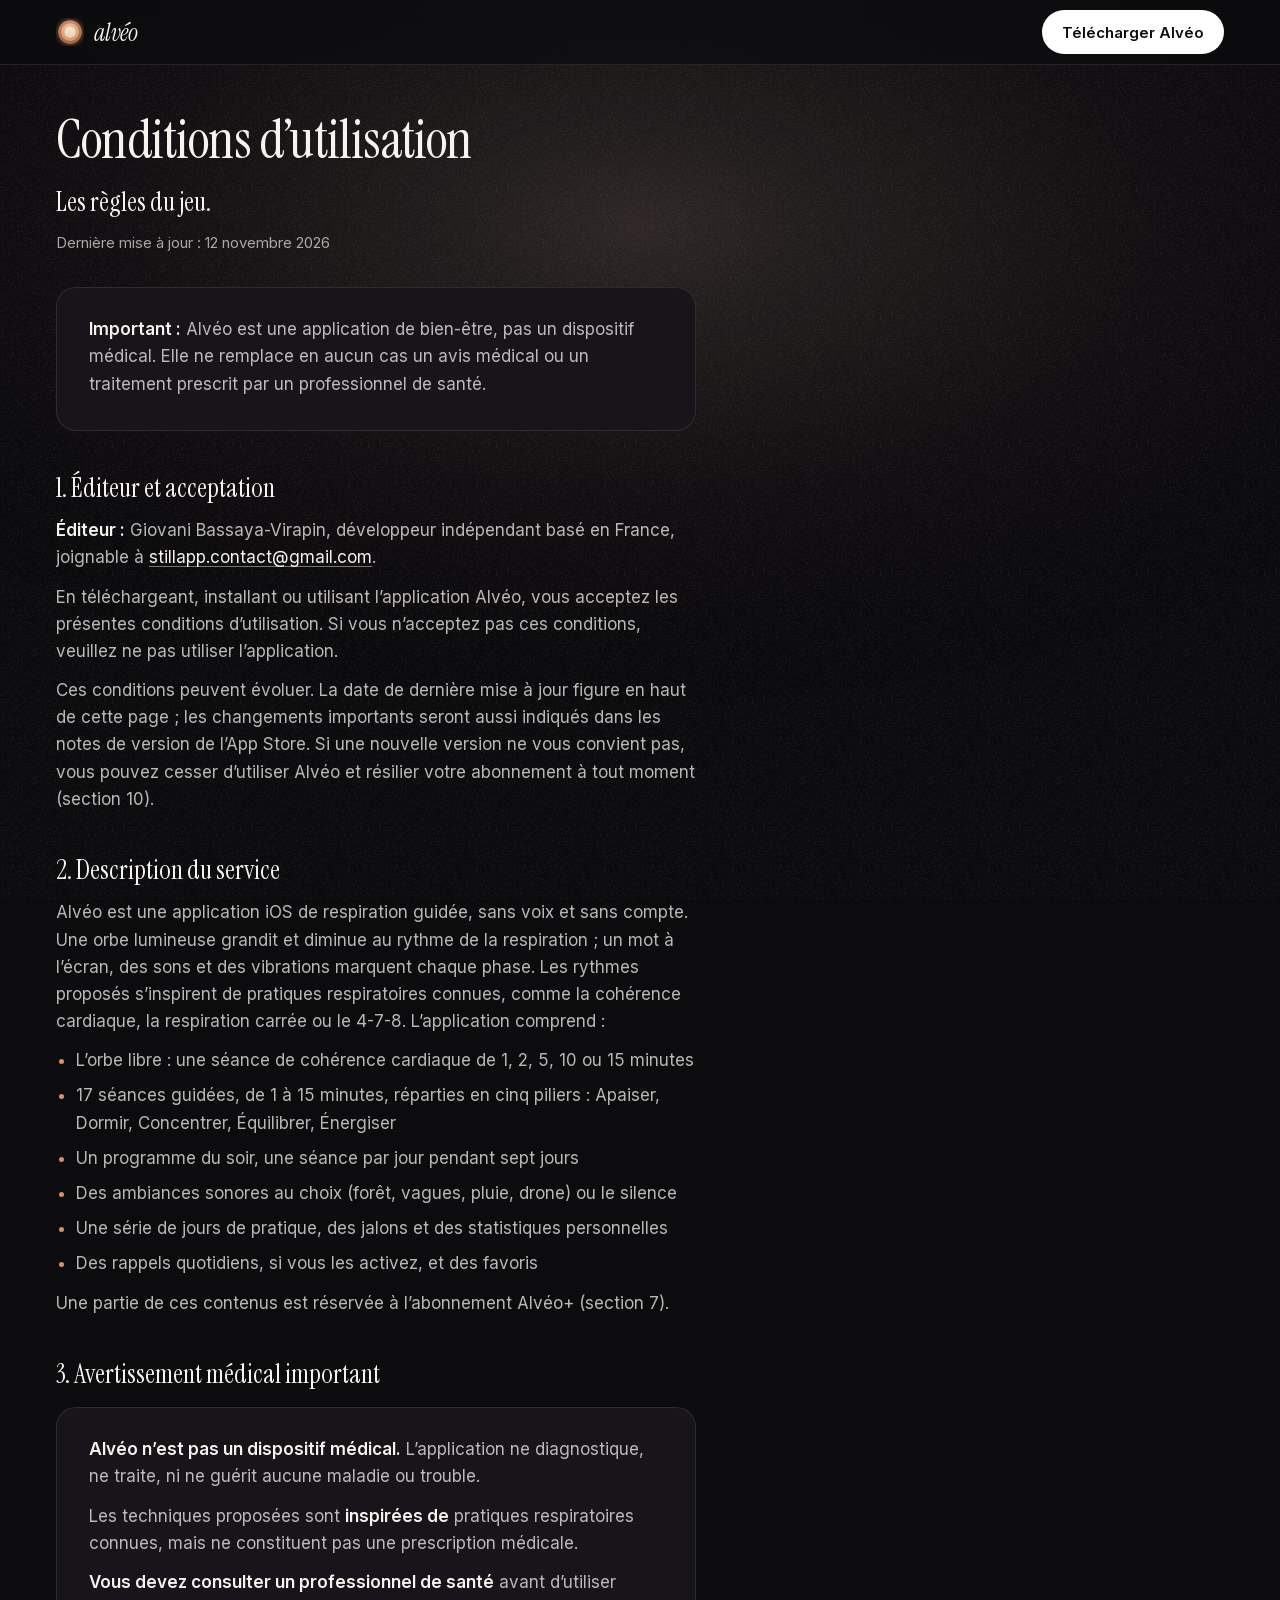
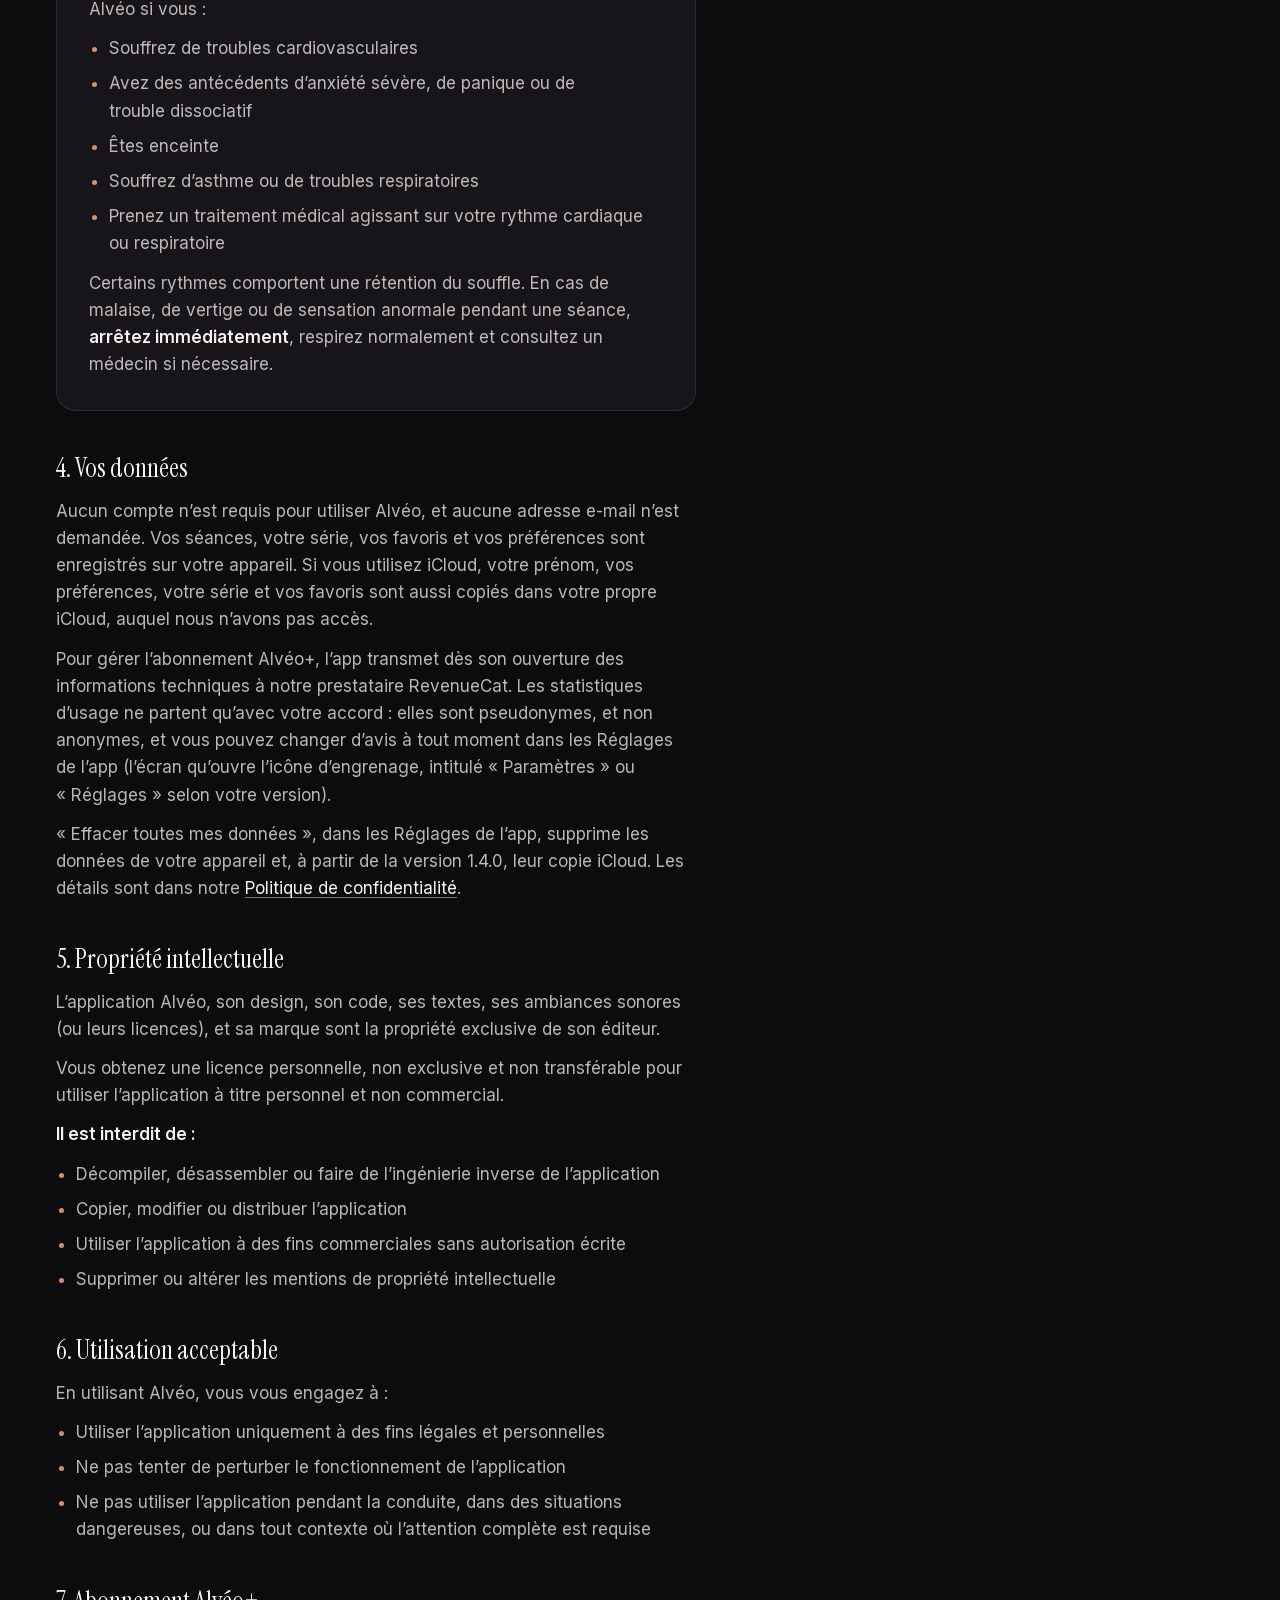
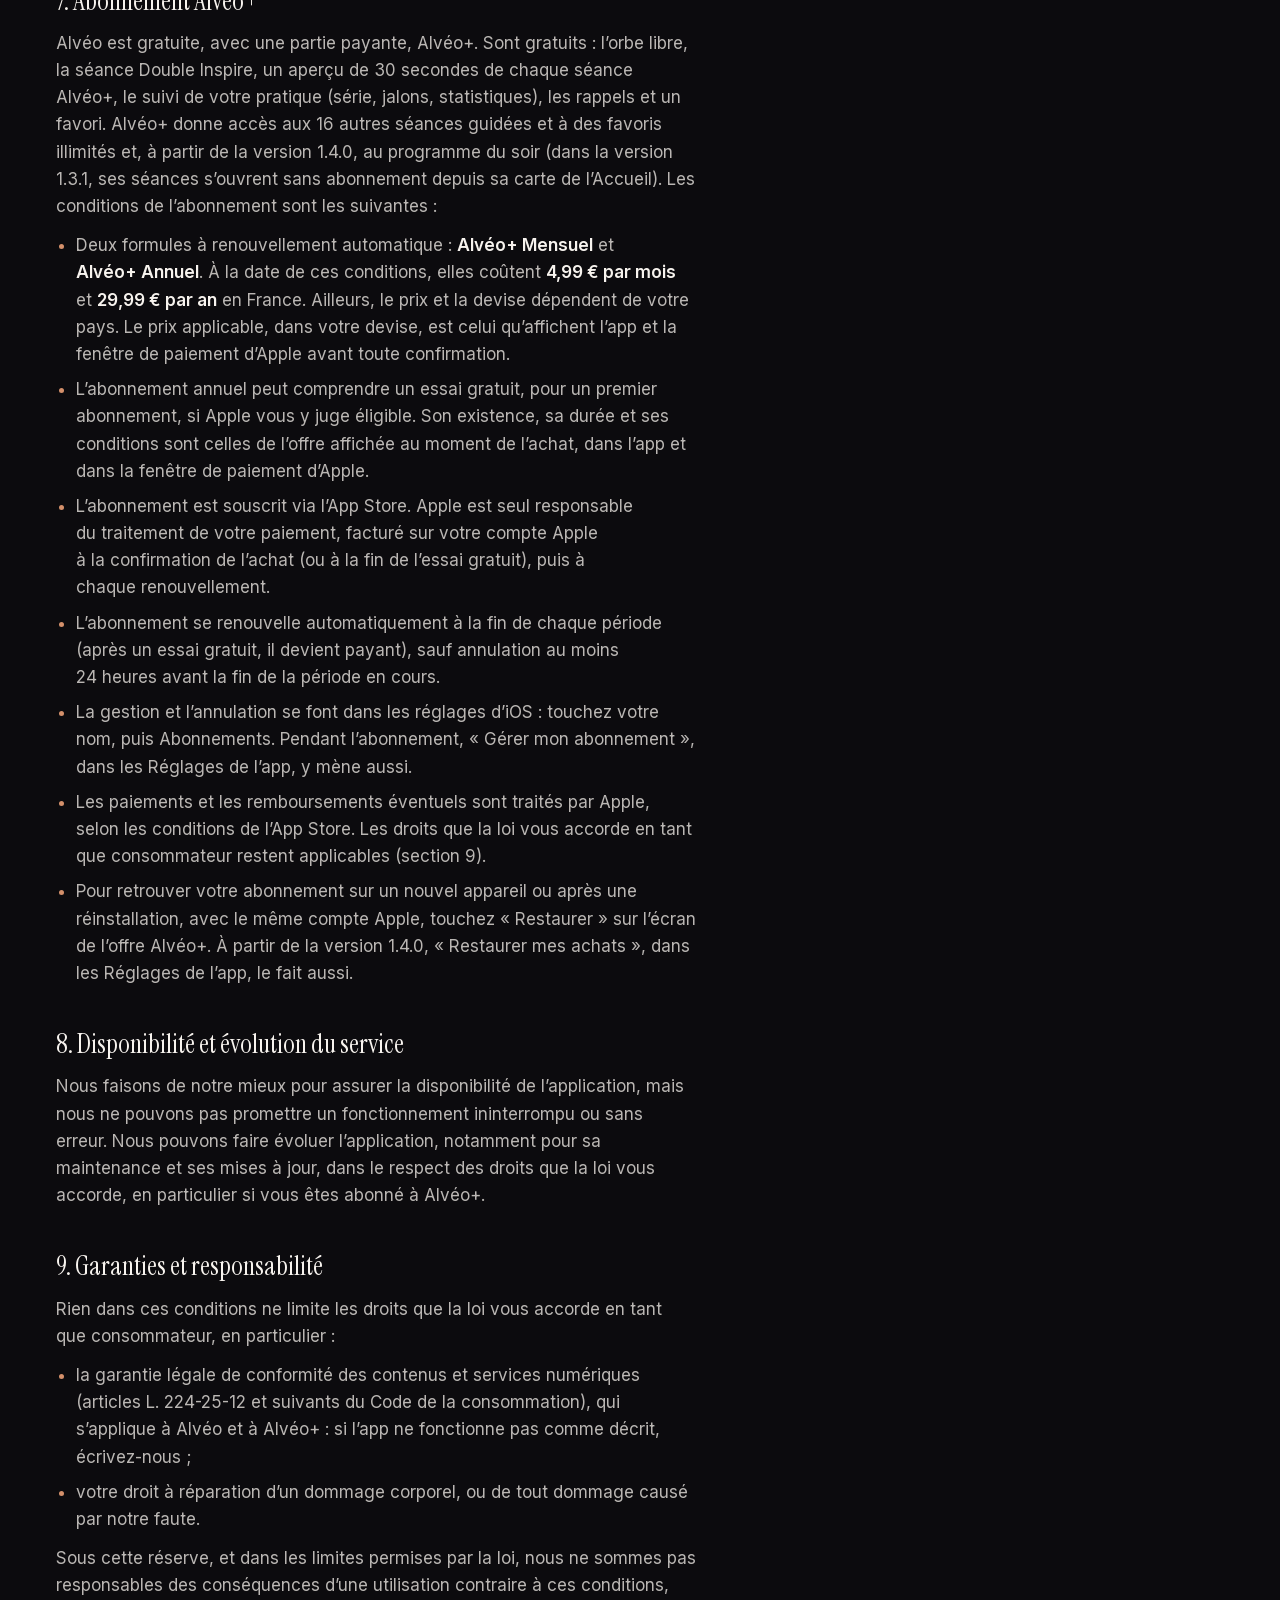
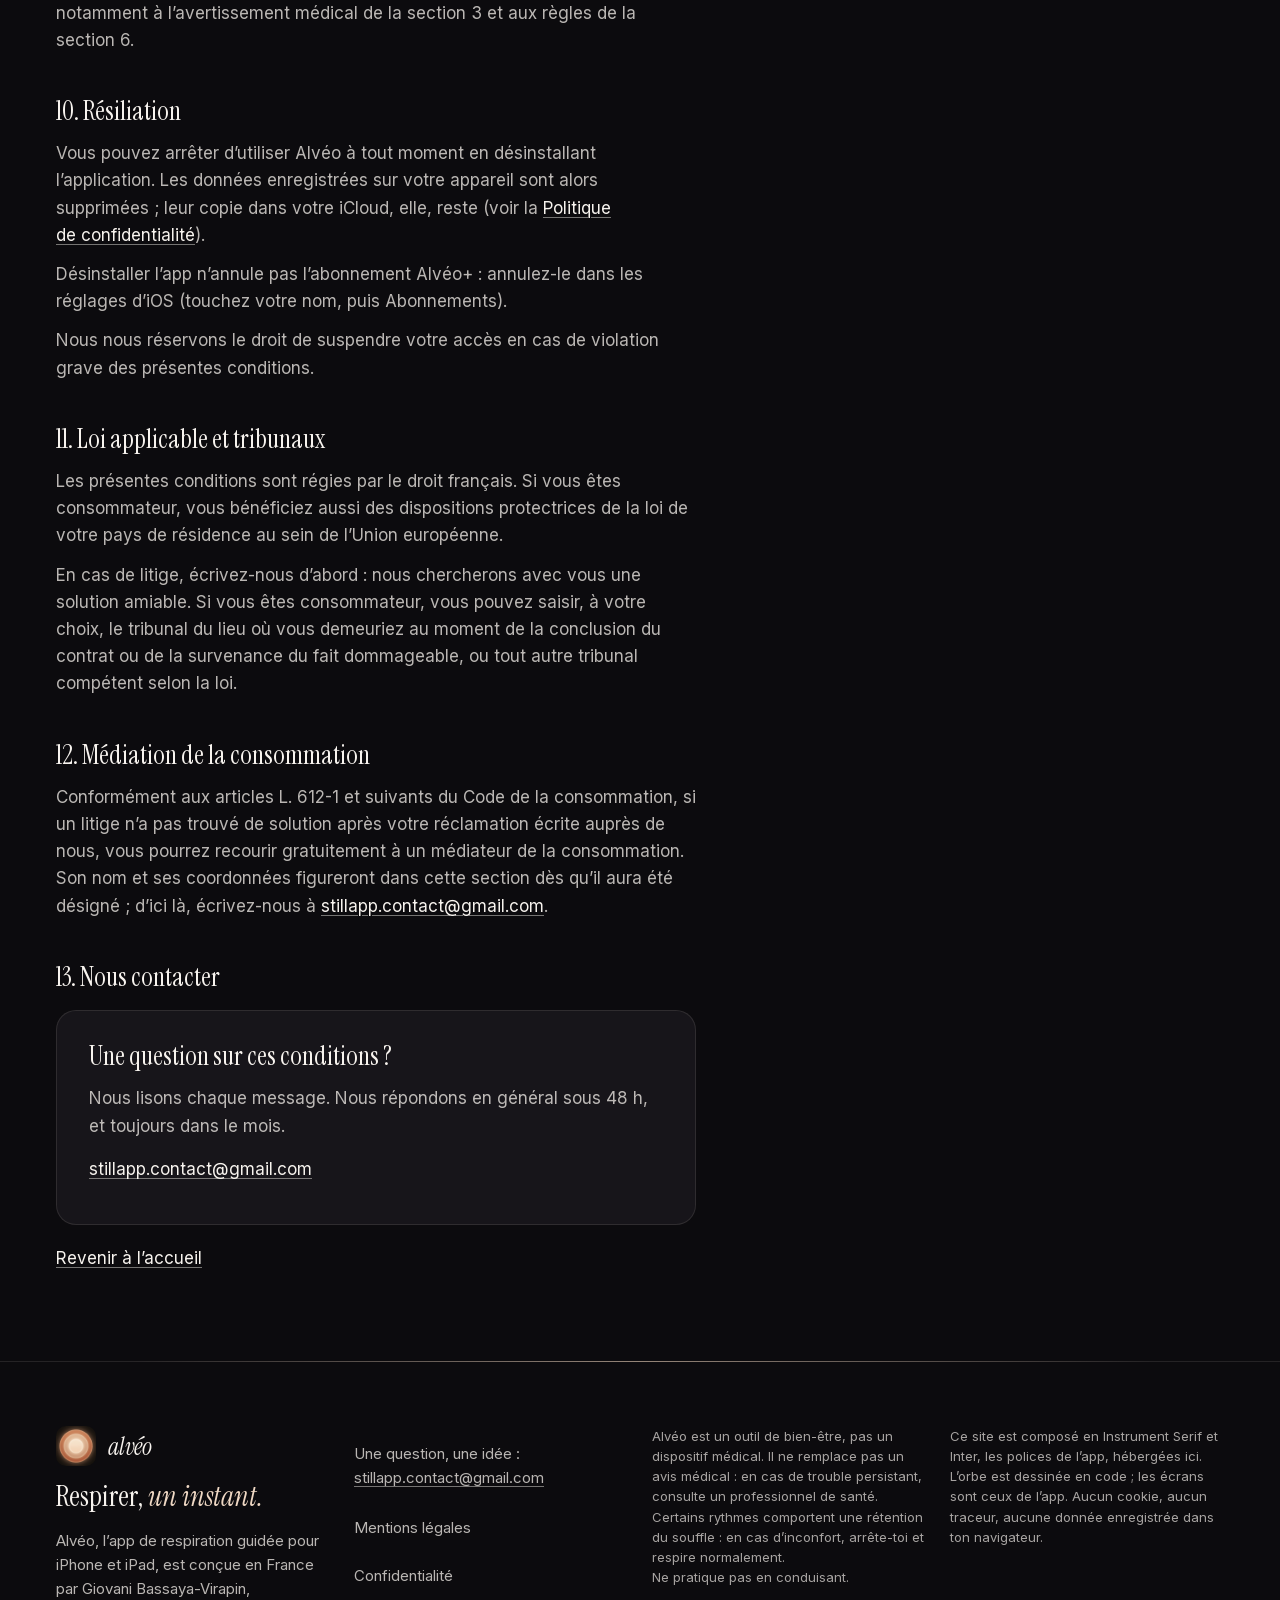
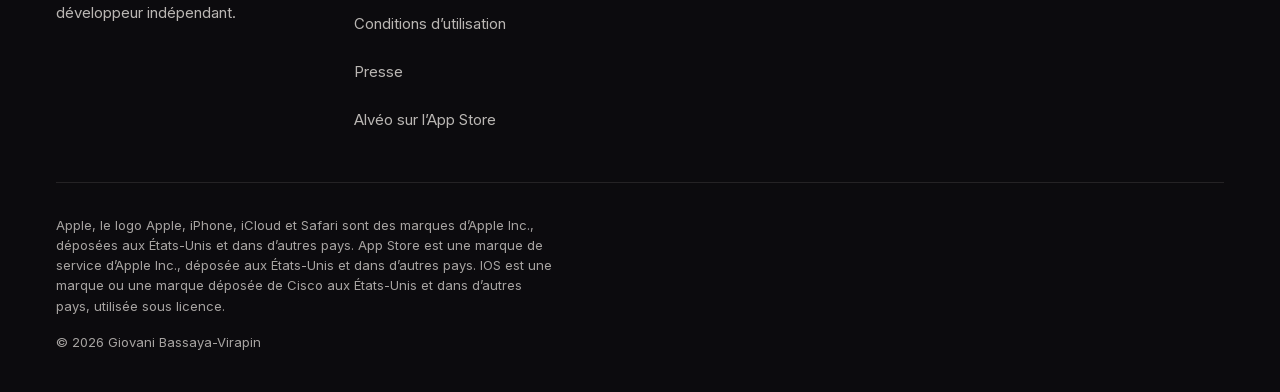
<file: conditions.html>
<!DOCTYPE html>
<html lang="fr">
<head>
<meta charset="utf-8">
<meta name="viewport" content="width=device-width, initial-scale=1, viewport-fit=cover">
<title>Conditions d’utilisation&nbsp;· Alvéo</title>
<meta name="description" content="Conditions générales d’utilisation d’Alvéo et de l’abonnement Alvéo+.">
<link rel="canonical" href="https://stillapp.fr/conditions">
<meta name="theme-color" media="(prefers-color-scheme: light)" content="#0C0B0E">
<meta name="theme-color" media="(prefers-color-scheme: dark)" content="#0C0B0E">
<meta name="color-scheme" content="dark">
<meta name="format-detection" content="telephone=no">
<link rel="icon" href="/favicon.ico" sizes="32x32">
<link rel="icon" href="/icon.svg" type="image/svg+xml">
<link rel="apple-touch-icon" href="/apple-touch-icon.png">
<link rel="preload" href="/assets/fonts/instrument-serif-400.woff2" as="font" type="font/woff2" crossorigin>
<link rel="preload" href="/assets/fonts/inter-400.woff2" as="font" type="font/woff2" crossorigin>
<link rel="preload" href="/assets/fonts/inter-600.woff2" as="font" type="font/woff2" crossorigin>
<link rel="stylesheet" href="/styles.css">
</head>
<body class="page-annexe page-longue">
<a class="evitement" href="#contenu">Aller au contenu</a>
<header class="entete">
<div class="entete__barre">
<a class="marque" href="/" aria-label="Alvéo, accueil"><img src="/assets/img/icone-alveo-96.png" width="28" height="28" alt=""><span class="marque__mot">alvéo</span></a>
<a class="pilule pilule--entete" href="https://apps.apple.com/app/apple-store/id6763119413?pt=128816657&amp;ct=site&amp;mt=8">Télécharger<span class="pilule__objet"> Alvéo</span><span class="pilule__suite"> sur l’App&nbsp;Store</span></a>
</div>
</header>
<div class="lumiere lumiere--page" aria-hidden="true"><div class="soleil soleil--jour"></div></div>
<main id="contenu" class="conteneur annexe">
<div class="annexe__colonne">
<h1>Conditions d’utilisation</h1>
<p class="annexe__chapo">Les règles du jeu.</p>
<p class="annexe__maj">Dernière mise à jour&nbsp;: <span class="insecable">12 novembre 2026</span></p>

<div class="encadre">
<p><strong>Important&nbsp;:</strong> Alvéo est une application de bien-être, pas un dispositif médical. Elle ne remplace en aucun cas un avis médical ou un traitement prescrit par un professionnel de santé.</p>
</div>

<h2>1. Éditeur et acceptation</h2>
<p><strong>Éditeur&nbsp;:</strong> <span class="insecable">Giovani Bassaya-Virapin</span>, développeur indépendant basé en France, joignable à <a href="mailto:stillapp.contact@gmail.com">stillapp.contact@gmail.com</a>.</p>
<p>En téléchargeant, installant ou utilisant l’application Alvéo, vous acceptez les présentes conditions d’utilisation. Si vous n’acceptez pas ces conditions, veuillez ne pas utiliser l’application.</p>
<p>Ces conditions peuvent évoluer. La date de dernière mise à jour figure en haut de cette page&nbsp;; les changements importants seront aussi indiqués dans les notes de version de l’App Store. Si une nouvelle version ne vous convient pas, vous pouvez cesser d’utiliser Alvéo et résilier votre abonnement à tout moment (section 10).</p>

<h2>2. Description du service</h2>
<p>Alvéo est une application iOS de respiration guidée, sans voix et sans compte. Une orbe lumineuse grandit et diminue au rythme de la respiration&nbsp;; un mot à l’écran, des sons et des vibrations marquent chaque phase. Les rythmes proposés s’inspirent de pratiques respiratoires connues, comme la cohérence cardiaque, la respiration carrée ou le <span class="insecable">4-7-8</span>. L’application comprend&nbsp;:</p>
<ul>
<li>L’orbe libre&nbsp;: une séance de cohérence cardiaque de 1, 2, 5, 10 ou 15&nbsp;minutes</li>
<li>17&nbsp;séances guidées, de 1 à 15&nbsp;minutes, réparties en cinq piliers&nbsp;: Apaiser, Dormir, Concentrer, Équilibrer, Énergiser</li>
<li>Un programme du soir, une séance par jour pendant sept jours</li>
<li>Des ambiances sonores au choix (forêt, vagues, pluie, drone) ou le silence</li>
<li>Une série de jours de pratique, des jalons et des statistiques personnelles</li>
<li>Des rappels quotidiens, si vous les activez, et des favoris</li>
</ul>
<p>Une partie de ces contenus est réservée à l’abonnement Alvéo+ (section 7).</p>

<h2>3. Avertissement médical important</h2>
<div class="encadre">
<p><strong>Alvéo n’est pas un dispositif médical.</strong> L’application ne diagnostique, ne traite, ni ne guérit aucune maladie ou trouble.</p>
<p>Les techniques proposées sont <strong>inspirées de</strong> pratiques respiratoires connues, mais ne constituent pas une prescription médicale.</p>
<p><strong>Vous devez consulter un professionnel de santé</strong> avant d’utiliser Alvéo si vous&nbsp;:</p>
<ul>
<li>Souffrez de troubles cardiovasculaires</li>
<li>Avez des antécédents d’anxiété sévère, de panique ou de trouble dissociatif</li>
<li>Êtes enceinte</li>
<li>Souffrez d’asthme ou de troubles respiratoires</li>
<li>Prenez un traitement médical agissant sur votre rythme cardiaque ou respiratoire</li>
</ul>
<p>Certains rythmes comportent une rétention du souffle. En cas de malaise, de vertige ou de sensation anormale pendant une séance, <strong>arrêtez immédiatement</strong>, respirez normalement et consultez un médecin si nécessaire.</p>
</div>

<h2>4. Vos données</h2>
<p>Aucun compte n’est requis pour utiliser Alvéo, et aucune adresse <span class="insecable">e-mail</span> n’est demandée. Vos séances, votre série, vos favoris et vos préférences sont enregistrés sur votre appareil. Si vous utilisez iCloud, votre prénom, vos préférences, votre série et vos favoris sont aussi copiés dans votre propre iCloud, auquel nous n’avons pas accès.</p>
<p>Pour gérer l’abonnement Alvéo+, l’app transmet dès son ouverture des informations techniques à notre prestataire RevenueCat. Les statistiques d’usage ne partent qu’avec votre accord&nbsp;: elles sont pseudonymes, et non anonymes, et vous pouvez changer d’avis à tout moment dans les Réglages de l’app (l’écran qu’ouvre l’icône d’engrenage, intitulé «&nbsp;Paramètres&nbsp;» ou «&nbsp;Réglages&nbsp;» selon votre version).</p>
<p>«&nbsp;Effacer toutes mes données&nbsp;», dans les Réglages de l’app, supprime les données de votre appareil et, à partir de la version 1.4.0, leur copie iCloud. Les détails sont dans notre <a href="/confidentialite">Politique de confidentialité</a>.</p>

<h2>5. Propriété intellectuelle</h2>
<p>L’application Alvéo, son design, son code, ses textes, ses ambiances sonores (ou leurs licences), et sa marque sont la propriété exclusive de son éditeur.</p>
<p>Vous obtenez une licence personnelle, non exclusive et non transférable pour utiliser l’application à titre personnel et non commercial.</p>
<p><strong>Il est interdit de&nbsp;:</strong></p>
<ul>
<li>Décompiler, désassembler ou faire de l’ingénierie inverse de l’application</li>
<li>Copier, modifier ou distribuer l’application</li>
<li>Utiliser l’application à des fins commerciales sans autorisation écrite</li>
<li>Supprimer ou altérer les mentions de propriété intellectuelle</li>
</ul>

<h2>6. Utilisation acceptable</h2>
<p>En utilisant Alvéo, vous vous engagez à&nbsp;:</p>
<ul>
<li>Utiliser l’application uniquement à des fins légales et personnelles</li>
<li>Ne pas tenter de perturber le fonctionnement de l’application</li>
<li>Ne pas utiliser l’application pendant la conduite, dans des situations dangereuses, ou dans tout contexte où l’attention complète est requise</li>
</ul>

<h2>7. Abonnement Alvéo+</h2>
<p>Alvéo est gratuite, avec une partie payante, Alvéo+. Sont gratuits&nbsp;: l’orbe libre, la séance Double Inspire, un aperçu de 30&nbsp;secondes de chaque séance Alvéo+, le suivi de votre pratique (série, jalons, statistiques), les rappels et un favori. Alvéo+ donne accès aux 16 autres séances guidées et à des favoris illimités et, à partir de la version 1.4.0, au programme du soir (dans la version 1.3.1, ses séances s’ouvrent sans abonnement depuis sa carte de l’Accueil). Les conditions de l’abonnement sont les suivantes&nbsp;:</p>
<ul>
<li>Deux formules à renouvellement automatique&nbsp;: <strong>Alvéo+&nbsp;Mensuel</strong> et <strong>Alvéo+&nbsp;Annuel</strong>. À la date de ces conditions, elles coûtent <strong>4,99&nbsp;€ par mois</strong> et <strong>29,99&nbsp;€ par an</strong> en France. Ailleurs, le prix et la devise dépendent de votre pays. Le prix applicable, dans votre devise, est celui qu’affichent l’app et la fenêtre de paiement d’Apple avant toute confirmation.</li>
<li>L’abonnement annuel peut comprendre un essai gratuit, pour un premier abonnement, si Apple vous y juge éligible. Son existence, sa durée et ses conditions sont celles de l’offre affichée au moment de l’achat, dans l’app et dans la fenêtre de paiement d’Apple.</li>
<li>L’abonnement est souscrit via l’App Store. Apple est seul responsable du traitement de votre paiement, facturé sur votre compte Apple à la confirmation de l’achat (ou à la fin de l’essai gratuit), puis à chaque renouvellement.</li>
<li>L’abonnement se renouvelle automatiquement à la fin de chaque période (après un essai gratuit, il devient payant), sauf annulation au moins 24&nbsp;heures avant la fin de la période en cours.</li>
<li>La gestion et l’annulation se font dans les réglages d’iOS&nbsp;: touchez votre nom, puis Abonnements. Pendant l’abonnement, «&nbsp;Gérer mon abonnement&nbsp;», dans les Réglages de l’app, y mène aussi.</li>
<li>Les paiements et les remboursements éventuels sont traités par Apple, selon les conditions de l’App Store. Les droits que la loi vous accorde en tant que consommateur restent applicables (section 9).</li>
<li>Pour retrouver votre abonnement sur un nouvel appareil ou après une réinstallation, avec le même compte Apple, touchez «&nbsp;Restaurer&nbsp;» sur l’écran de l’offre Alvéo+. À partir de la version 1.4.0, «&nbsp;Restaurer mes achats&nbsp;», dans les Réglages de l’app, le fait aussi.</li>
</ul>

<h2>8. Disponibilité et évolution du service</h2>
<p>Nous faisons de notre mieux pour assurer la disponibilité de l’application, mais nous ne pouvons pas promettre un fonctionnement ininterrompu ou sans erreur. Nous pouvons faire évoluer l’application, notamment pour sa maintenance et ses mises à jour, dans le respect des droits que la loi vous accorde, en particulier si vous êtes abonné à Alvéo+.</p>

<h2>9. Garanties et responsabilité</h2>
<p>Rien dans ces conditions ne limite les droits que la loi vous accorde en tant que consommateur, en particulier&nbsp;:</p>
<ul>
<li>la garantie légale de conformité des contenus et services numériques (articles <span class="insecable">L.&nbsp;224-25-12</span> et suivants du Code de la consommation), qui s’applique à Alvéo et à Alvéo+&nbsp;: si l’app ne fonctionne pas comme décrit, écrivez-nous&nbsp;;</li>
<li>votre droit à réparation d’un dommage corporel, ou de tout dommage causé par notre faute.</li>
</ul>
<p>Sous cette réserve, et dans les limites permises par la loi, nous ne sommes pas responsables des conséquences d’une utilisation contraire à ces conditions, notamment à l’avertissement médical de la section 3 et aux règles de la section 6.</p>

<h2>10. Résiliation</h2>
<p>Vous pouvez arrêter d’utiliser Alvéo à tout moment en désinstallant l’application. Les données enregistrées sur votre appareil sont alors supprimées&nbsp;; leur copie dans votre iCloud, elle, reste (voir la <a href="/confidentialite">Politique de confidentialité</a>).</p>
<p>Désinstaller l’app n’annule pas l’abonnement Alvéo+&nbsp;: annulez-le dans les réglages d’iOS (touchez votre nom, puis Abonnements).</p>
<p>Nous nous réservons le droit de suspendre votre accès en cas de violation grave des présentes conditions.</p>

<h2>11. Loi applicable et tribunaux</h2>
<p>Les présentes conditions sont régies par le droit français. Si vous êtes consommateur, vous bénéficiez aussi des dispositions protectrices de la loi de votre pays de résidence au sein de l’Union européenne.</p>
<p>En cas de litige, écrivez-nous d’abord&nbsp;: nous chercherons avec vous une solution amiable. Si vous êtes consommateur, vous pouvez saisir, à votre choix, le tribunal du lieu où vous demeuriez au moment de la conclusion du contrat ou de la survenance du fait dommageable, ou tout autre tribunal compétent selon la loi.</p>

<h2>12. Médiation de la consommation</h2>
<p>Conformément aux articles <span class="insecable">L.&nbsp;612-1</span> et suivants du Code de la consommation, si un litige n’a pas trouvé de solution après votre réclamation écrite auprès de nous, vous pourrez recourir gratuitement à un médiateur de la consommation. Son nom et ses coordonnées figureront dans cette section dès qu’il aura été désigné&nbsp;; d’ici là, écrivez-nous à <a href="mailto:stillapp.contact@gmail.com">stillapp.contact@gmail.com</a>.</p>

<h2>13. Nous contacter</h2>
<div class="encadre">
<h3 class="encadre__titre">Une question sur ces conditions&nbsp;?</h3>
<p>Nous lisons chaque message. Nous répondons en général sous 48&nbsp;h, et toujours dans le mois.</p>
<a href="mailto:stillapp.contact@gmail.com" class="lien">stillapp.contact@gmail.com</a>
</div>

<p><a class="lien" href="/">Revenir à l’accueil</a></p>
</div>
</main>

<footer class="pied">
<div class="conteneur pied__grille">
<div class="pied__col pied__col--marque">
<p class="pied__logo"><img src="/assets/img/icone-alveo-96.png" width="40" height="40" alt="" loading="lazy" decoding="async"><span class="marque__mot">alvéo</span></p>
<p class="pied__signature">Respirer, <em>un instant.</em></p>
<p class="pied__texte">Alvéo, l’app de respiration guidée pour iPhone et iPad, est conçue en France par <span class="insecable">Giovani Bassaya-Virapin</span>, développeur indépendant.</p>
</div>
<div class="pied__col">
<p class="pied__texte">Une question, une idée&nbsp;: <a href="mailto:stillapp.contact@gmail.com">stillapp.contact@gmail.com</a></p>
<ul class="pied__liens">
<li><a href="/mentions-legales">Mentions légales</a></li>
<li><a href="/confidentialite">Confidentialité</a></li>
<li><a href="/conditions" aria-current="page">Conditions d’utilisation</a></li>
<li><a href="/presse">Presse</a></li>
<li><a href="https://apps.apple.com/app/apple-store/id6763119413?pt=128816657&amp;ct=site&amp;mt=8">Alvéo sur l’App Store</a></li>
</ul>
</div>
<div class="pied__col">
<p class="legal">Alvéo est un outil de bien-être, pas un dispositif médical. Il ne remplace pas un avis médical&nbsp;: en cas de trouble persistant, consulte un professionnel de santé. Certains rythmes comportent une rétention du souffle&nbsp;: en cas d’inconfort, arrête-toi et respire normalement. <span class="groupe">Ne pratique pas en conduisant.</span></p>
</div>
<div class="pied__col">
<p class="legal">Ce site est composé en Instrument Serif et Inter, les polices de l’app, hébergées ici. L’orbe est dessinée en code&nbsp;; les écrans sont ceux de l’app. Aucun cookie, aucun traceur, aucune donnée enregistrée dans ton navigateur.</p>
</div>
<div class="pied__bas">
<p class="legal">Apple, le logo Apple, iPhone, iCloud et Safari sont des marques d’Apple Inc., déposées aux <span class="insecable">États-Unis</span> et dans d’autres pays. App Store est une marque de service d’Apple Inc., déposée aux <span class="insecable">États-Unis</span> et dans d’autres pays. IOS est une marque ou une marque déposée de Cisco aux <span class="insecable">États-Unis</span> et dans d’autres pays, utilisée sous licence.</p>
<p class="legal">© 2026 <span class="insecable">Giovani Bassaya-Virapin</span></p>
</div>
</div>
</footer>
<div class="grain" aria-hidden="true"></div>
</body>
</html>
</file>
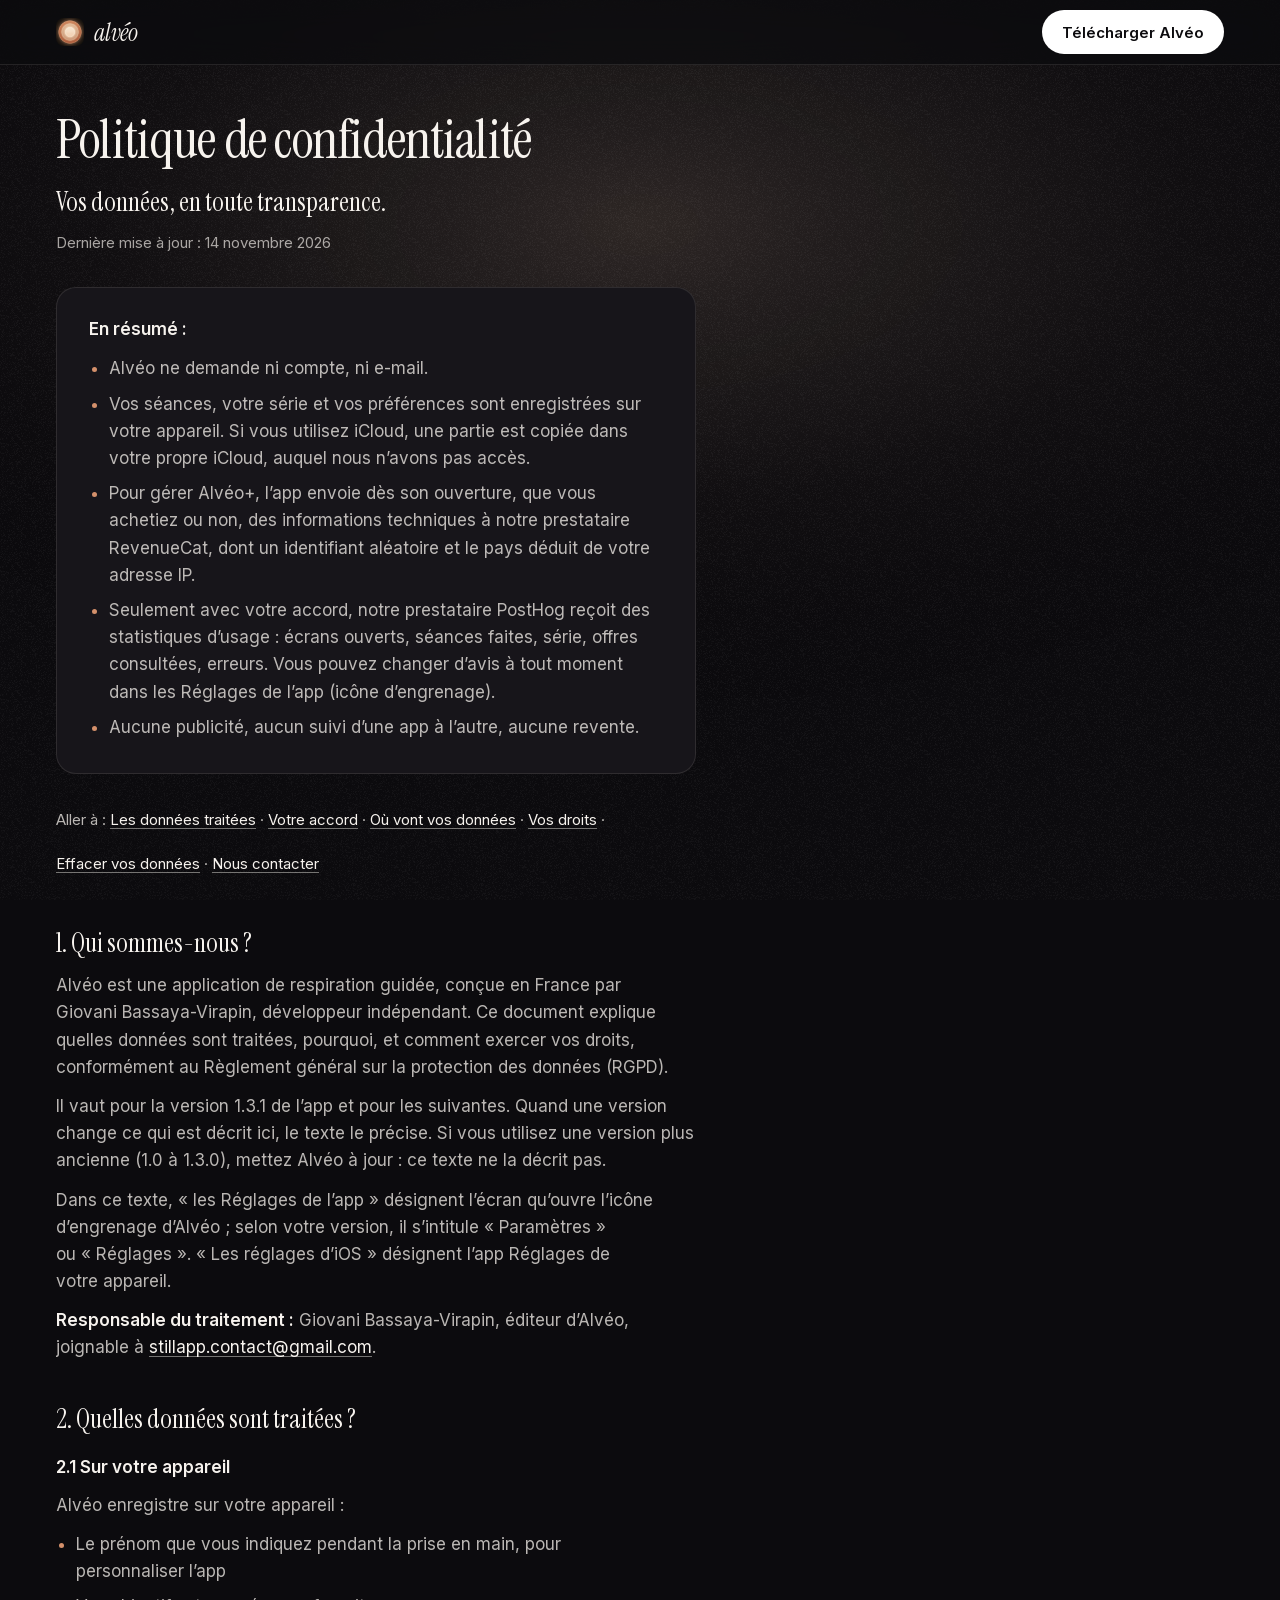
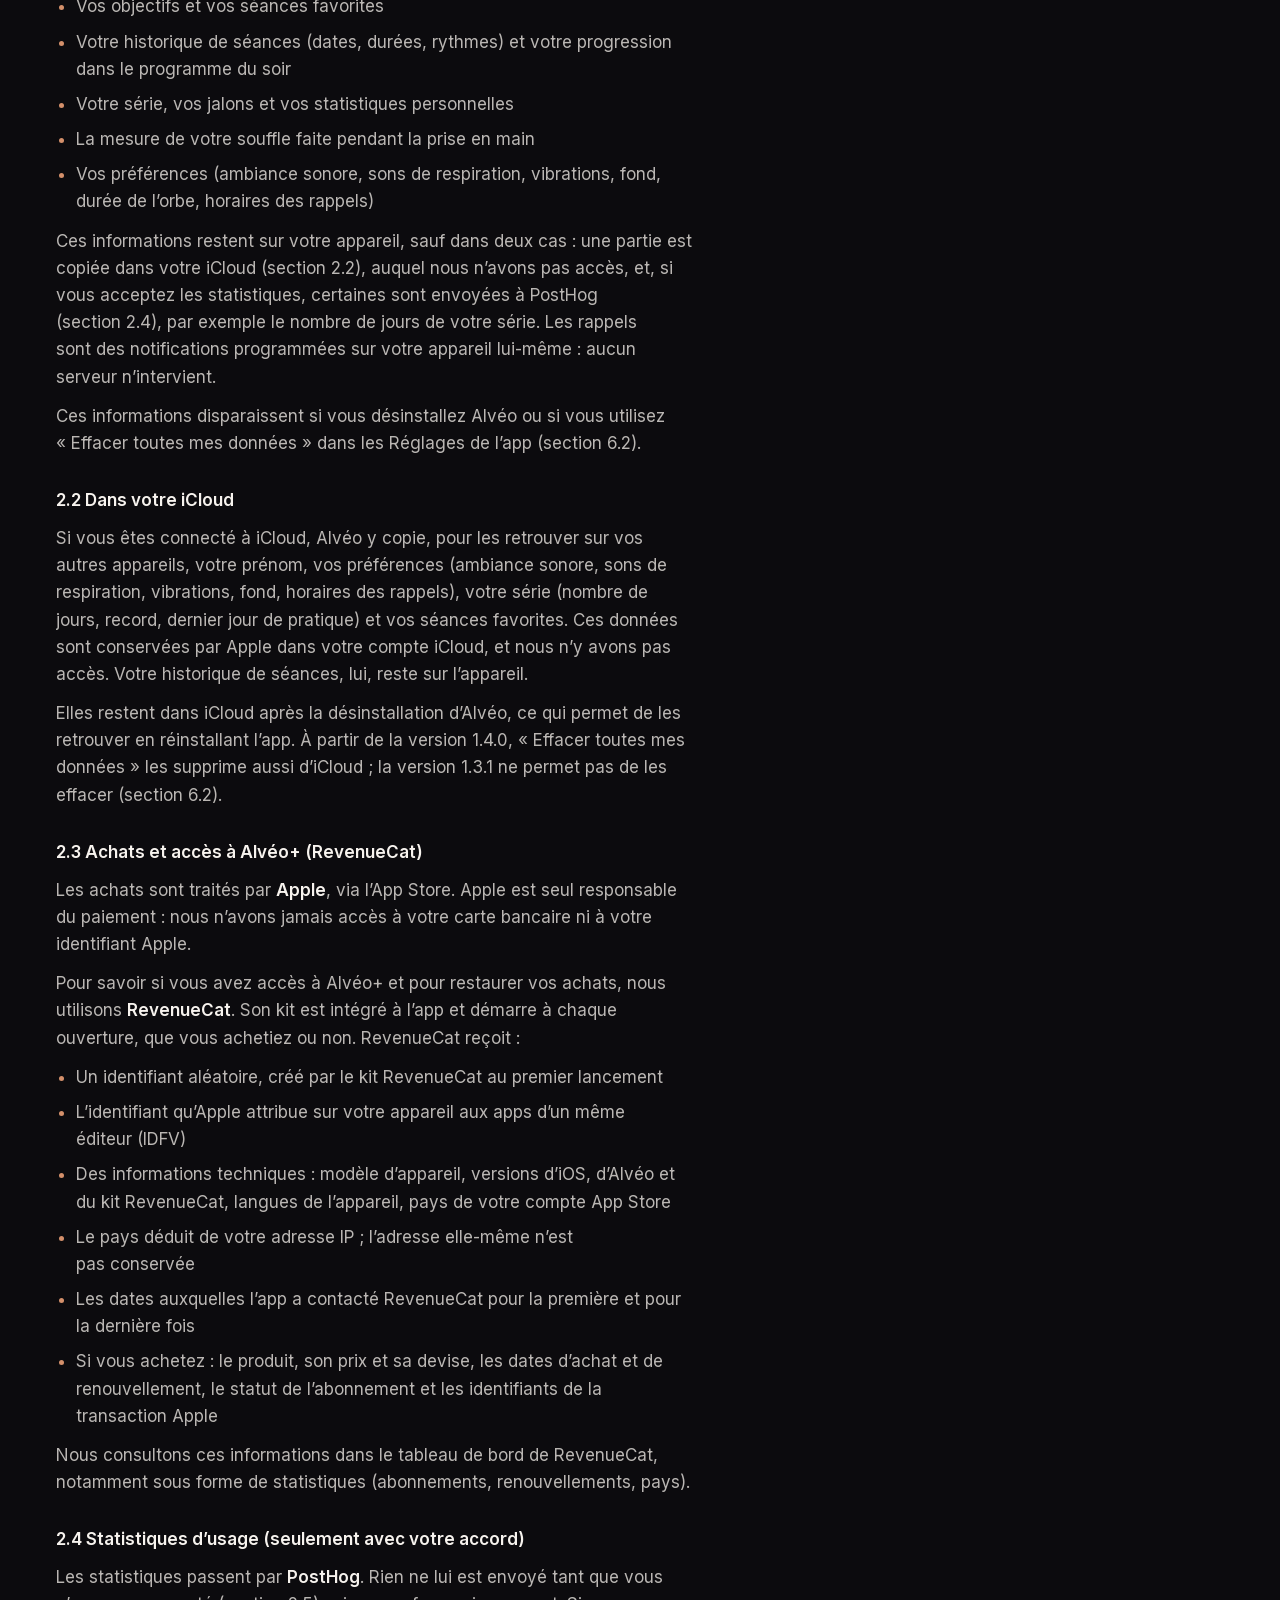
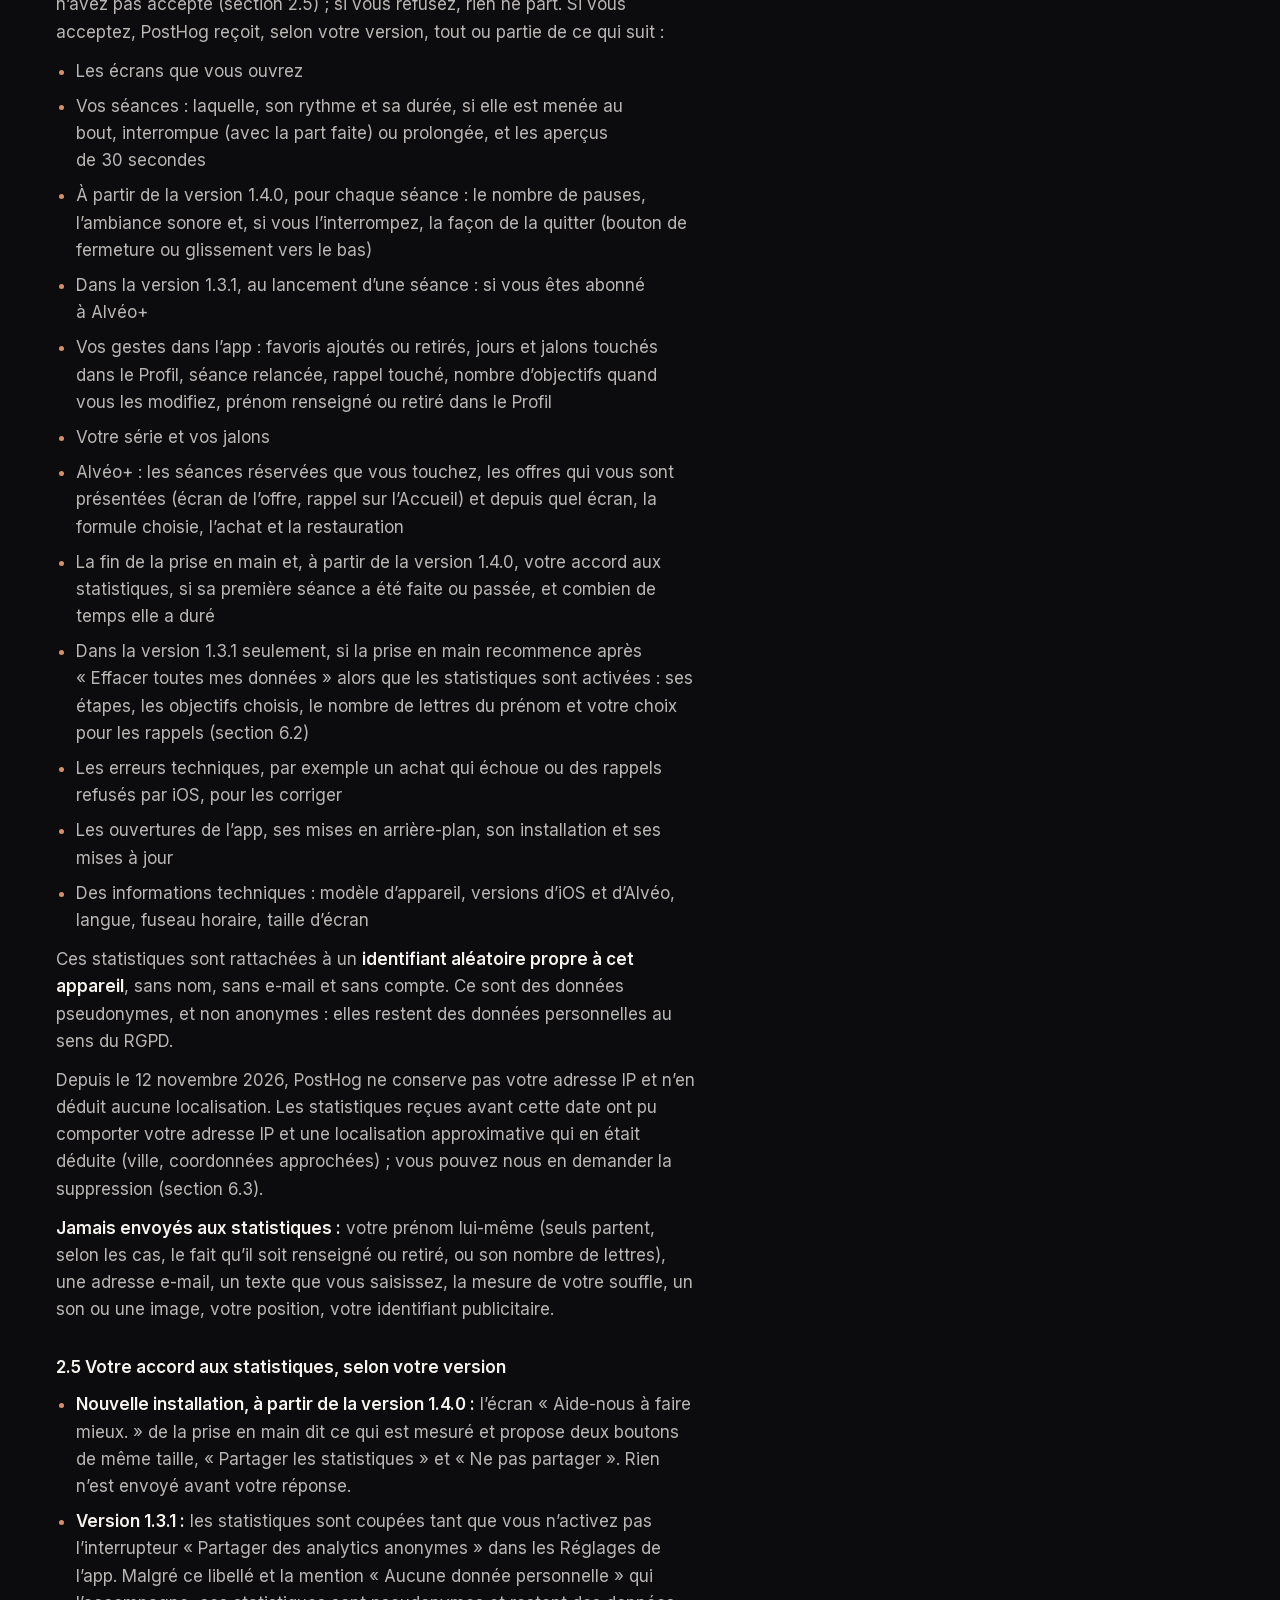
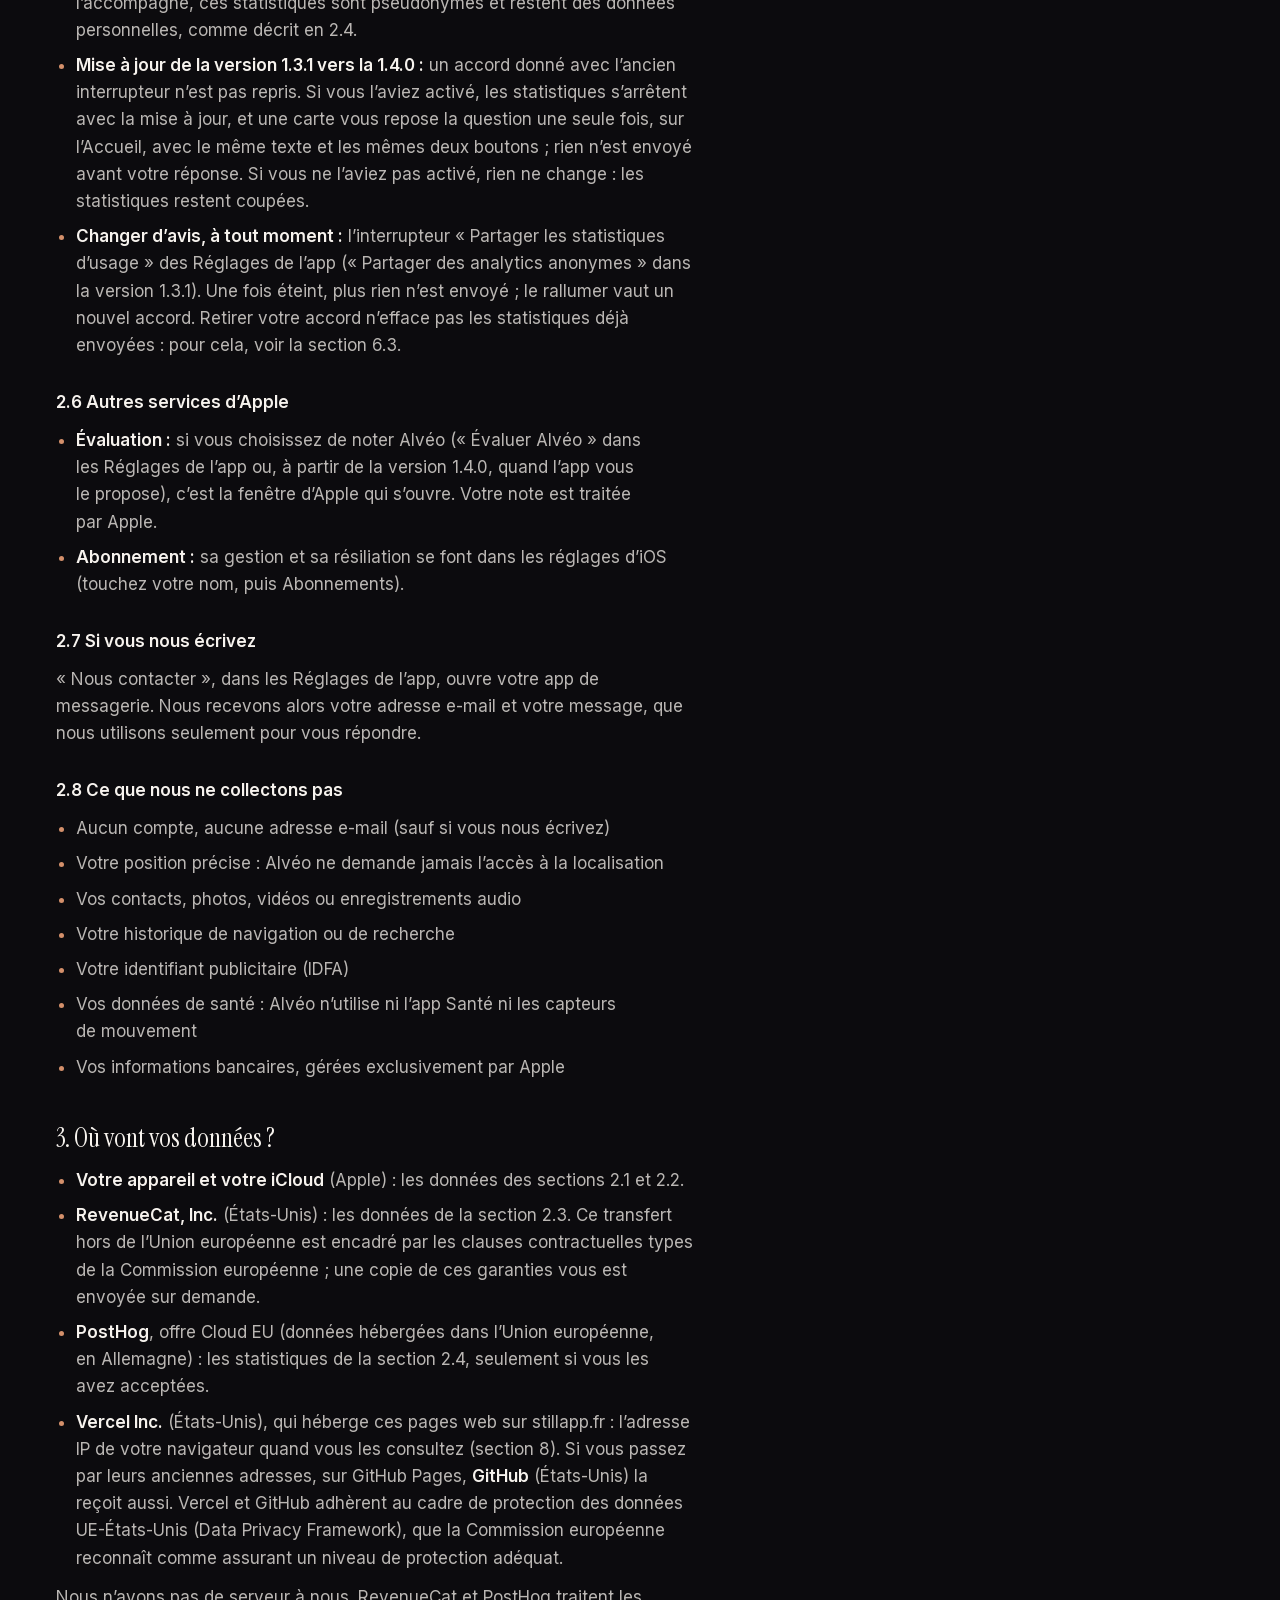
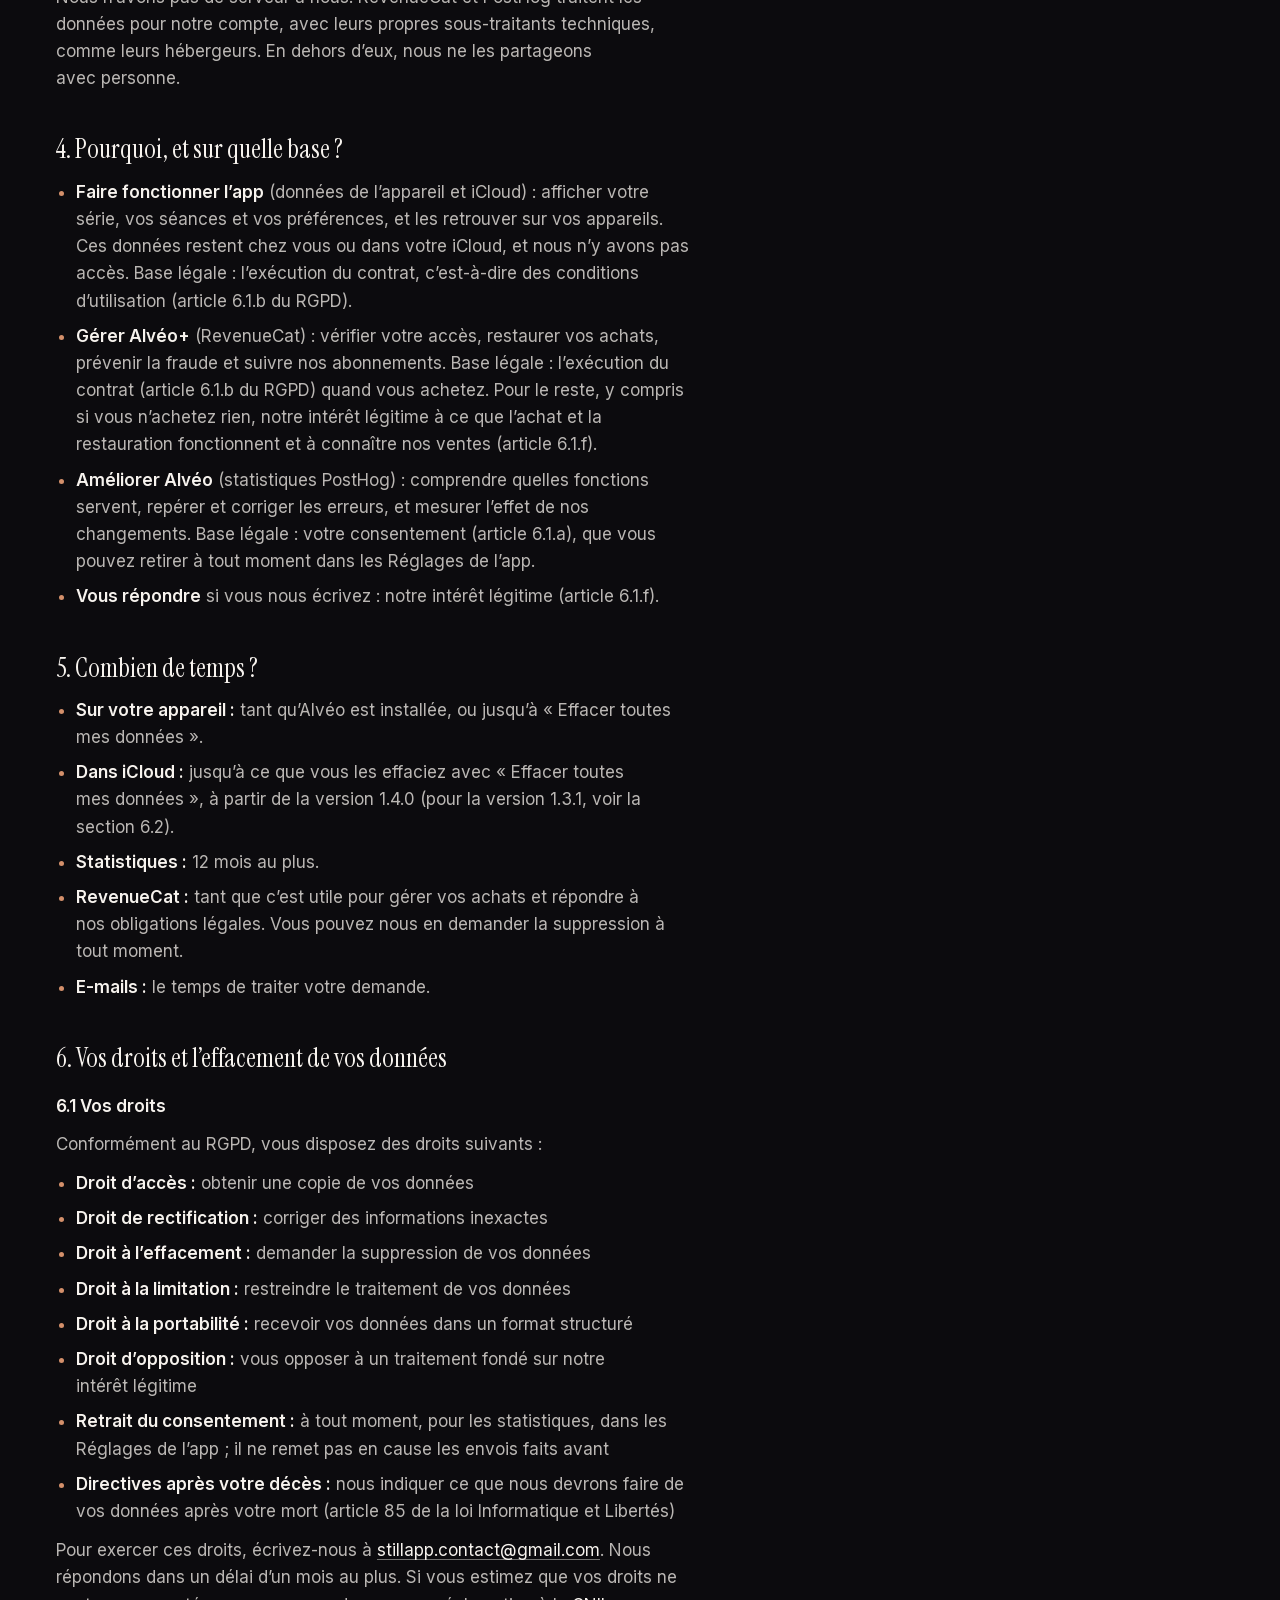
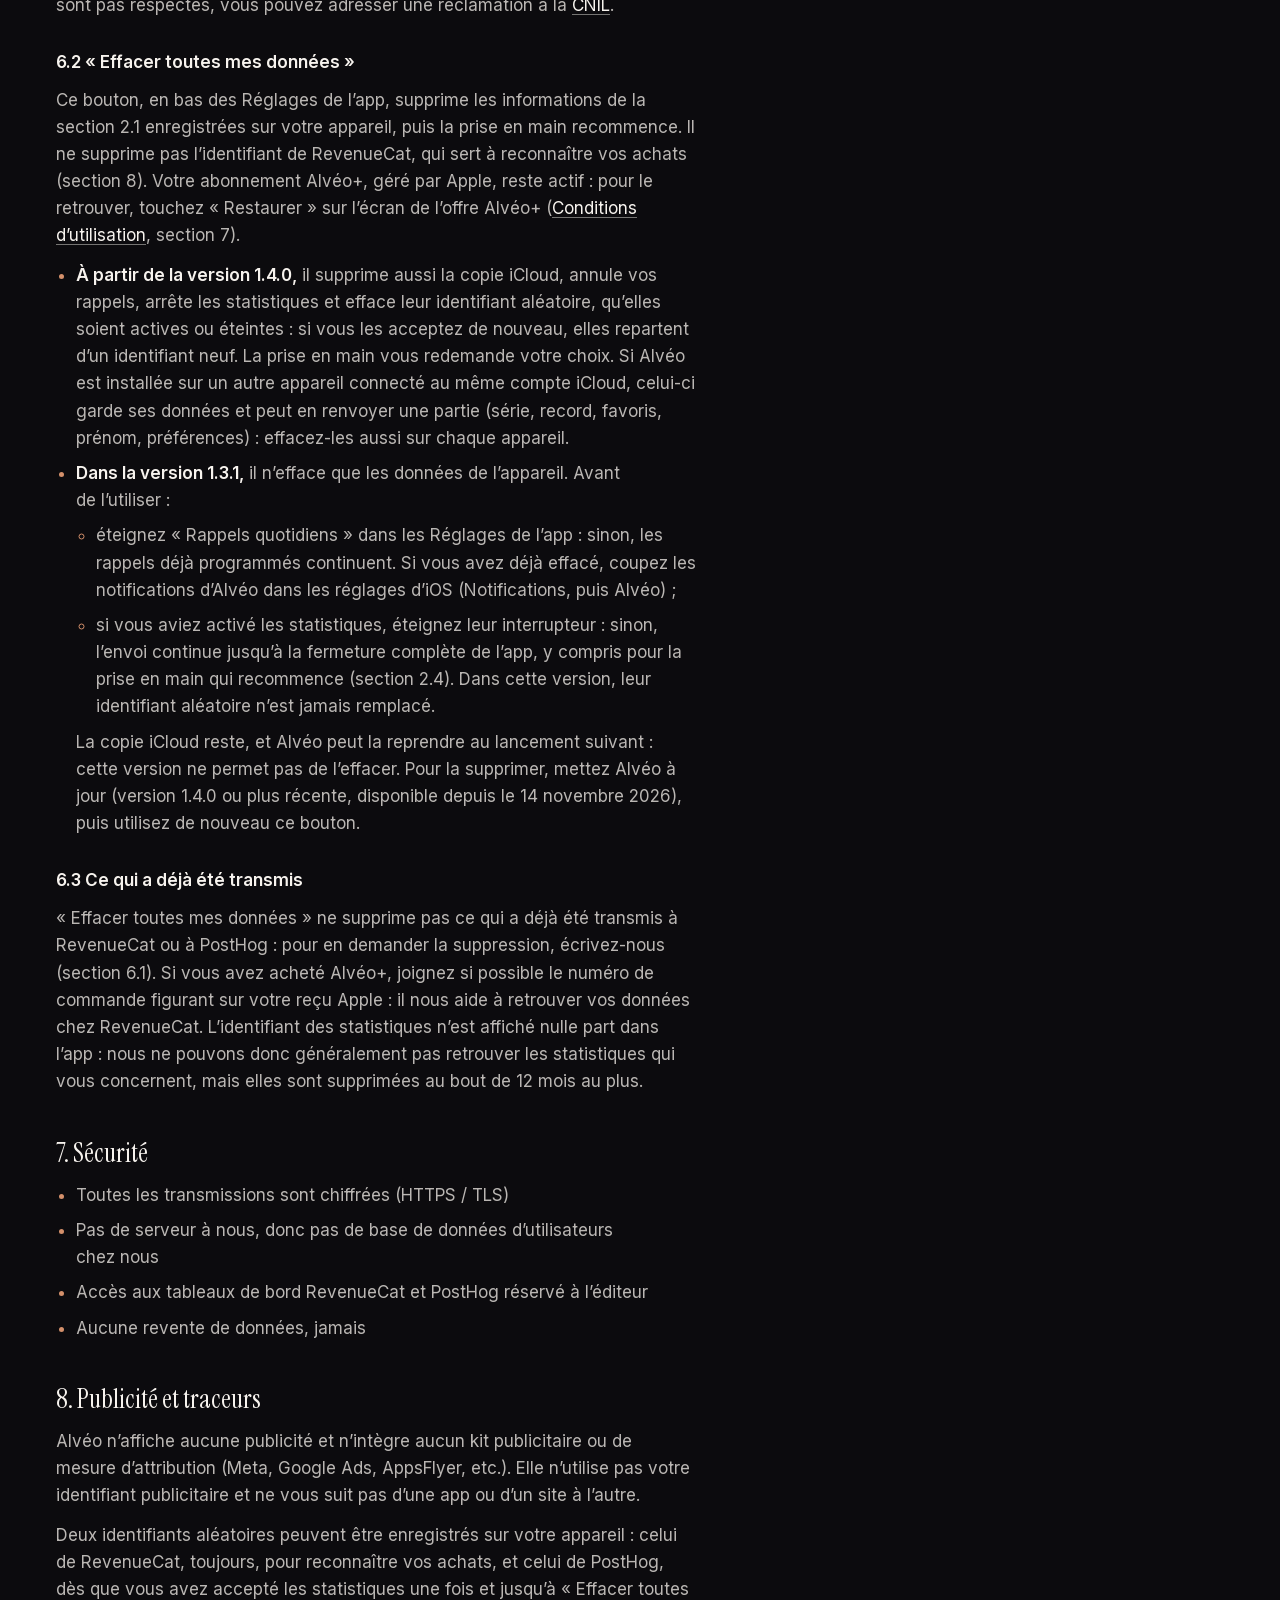
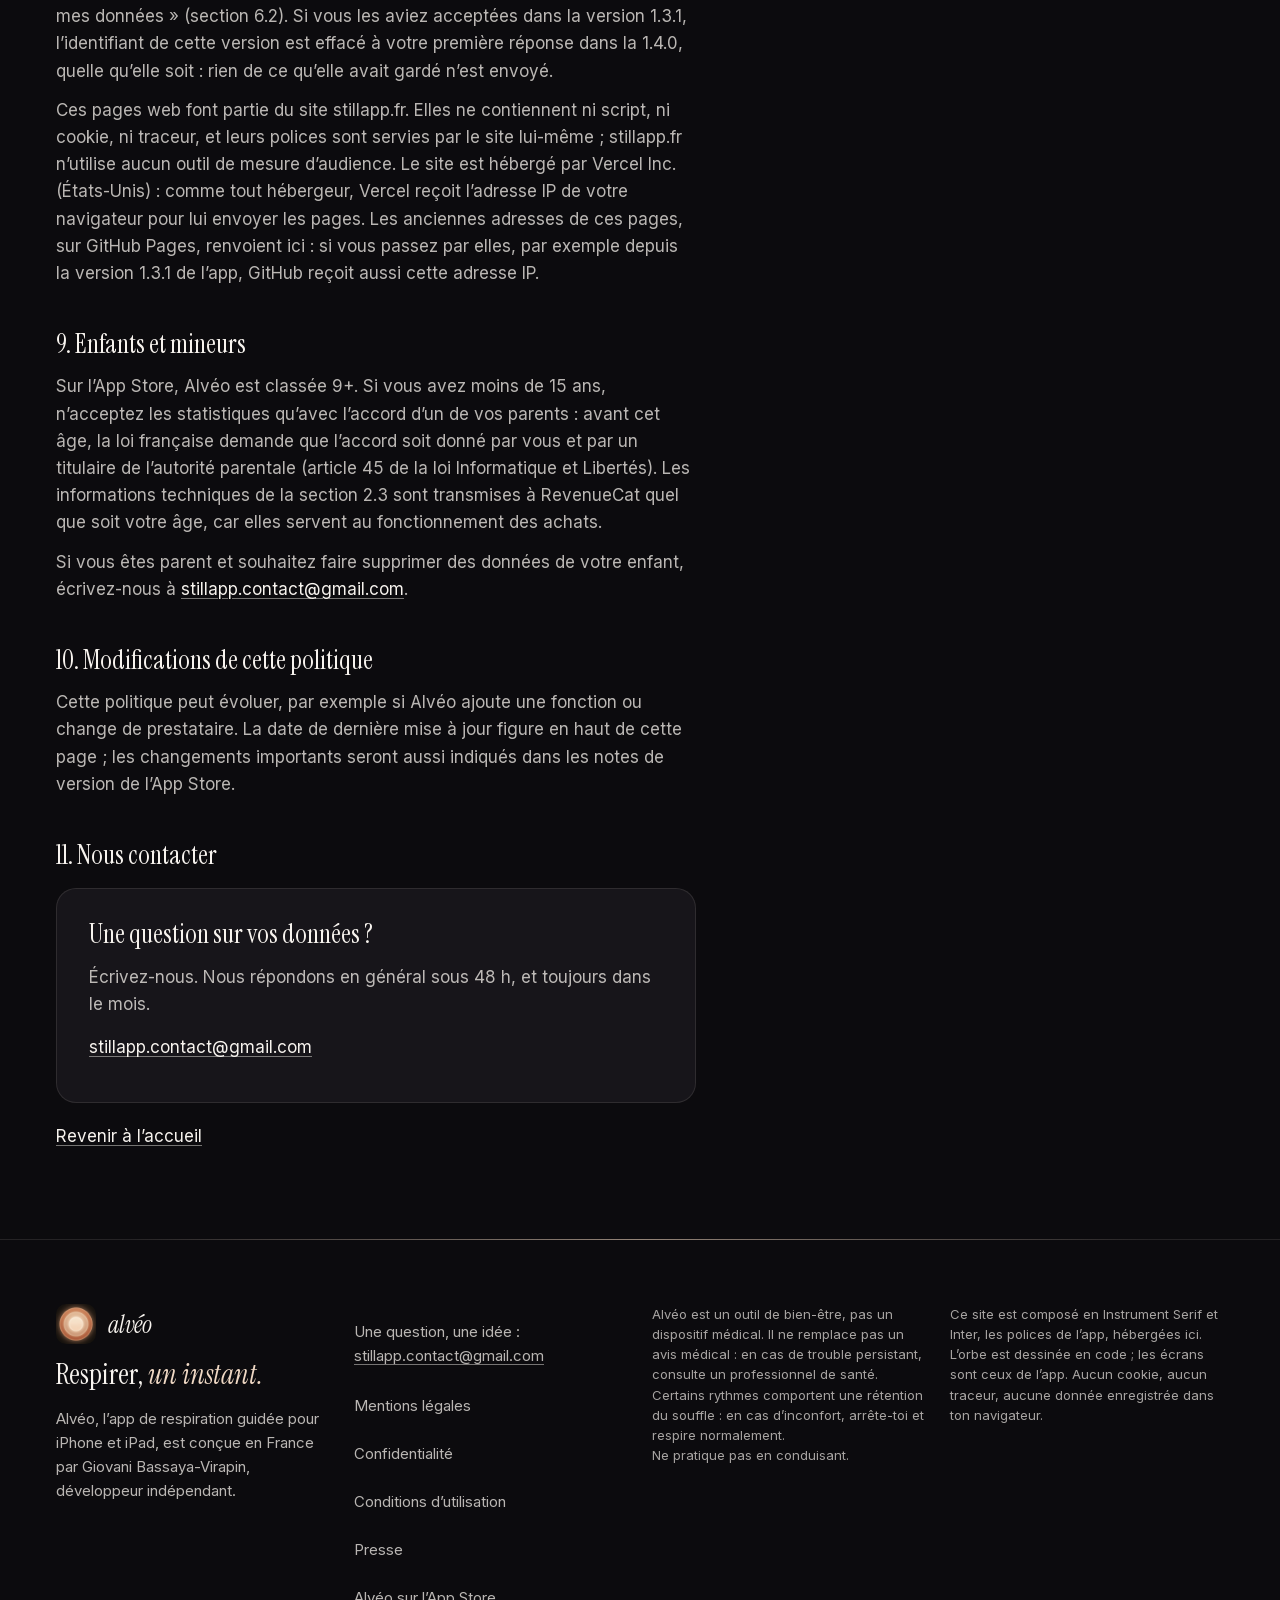
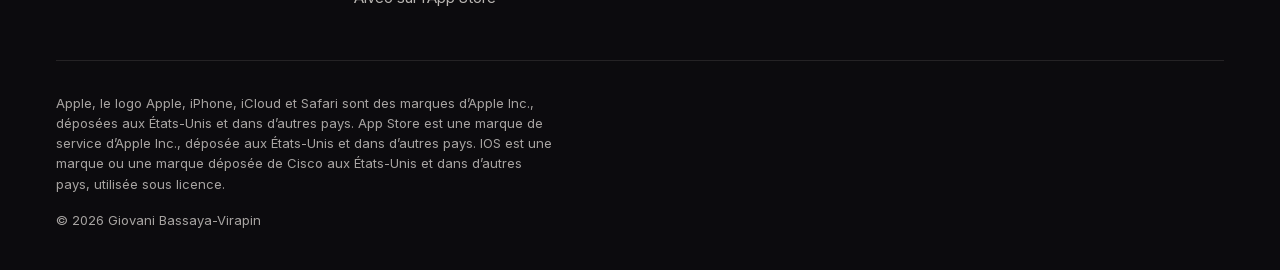
<file: confidentialite.html>
<!DOCTYPE html>
<html lang="fr">
<head>
<meta charset="utf-8">
<meta name="viewport" content="width=device-width, initial-scale=1, viewport-fit=cover">
<title>Politique de confidentialité&nbsp;· Alvéo</title>
<meta name="description" content="Politique de confidentialité d’Alvéo&nbsp;: quelles données quittent votre appareil, quand, vers qui, pourquoi, et comment exercer vos droits.">
<link rel="canonical" href="https://stillapp.fr/confidentialite">
<meta name="theme-color" media="(prefers-color-scheme: light)" content="#0C0B0E">
<meta name="theme-color" media="(prefers-color-scheme: dark)" content="#0C0B0E">
<meta name="color-scheme" content="dark">
<meta name="format-detection" content="telephone=no">
<link rel="icon" href="/favicon.ico" sizes="32x32">
<link rel="icon" href="/icon.svg" type="image/svg+xml">
<link rel="apple-touch-icon" href="/apple-touch-icon.png">
<link rel="preload" href="/assets/fonts/instrument-serif-400.woff2" as="font" type="font/woff2" crossorigin>
<link rel="preload" href="/assets/fonts/inter-400.woff2" as="font" type="font/woff2" crossorigin>
<link rel="preload" href="/assets/fonts/inter-600.woff2" as="font" type="font/woff2" crossorigin>
<link rel="stylesheet" href="/styles.css">
</head>
<body class="page-annexe page-longue">
<a class="evitement" href="#contenu">Aller au contenu</a>
<header class="entete">
<div class="entete__barre">
<a class="marque" href="/" aria-label="Alvéo, accueil"><img src="/assets/img/icone-alveo-96.png" width="28" height="28" alt=""><span class="marque__mot">alvéo</span></a>
<a class="pilule pilule--entete" href="https://apps.apple.com/app/apple-store/id6763119413?pt=128816657&amp;ct=site&amp;mt=8">Télécharger<span class="pilule__objet"> Alvéo</span><span class="pilule__suite"> sur l’App&nbsp;Store</span></a>
</div>
</header>
<div class="lumiere lumiere--page" aria-hidden="true"><div class="soleil soleil--jour"></div></div>
<main id="contenu" class="conteneur annexe">
<div class="annexe__colonne">
<h1>Politique de confidentialité</h1>
<p class="annexe__chapo">Vos données, en toute transparence.</p>
<p class="annexe__maj">Dernière mise à jour&nbsp;: <span class="insecable">14 novembre 2026</span></p>

<div class="encadre">
<p><strong>En résumé&nbsp;:</strong></p>
<ul>
<li>Alvéo ne demande ni compte, ni <span class="insecable">e-mail</span>.</li>
<li>Vos séances, votre série et vos préférences sont enregistrées sur votre appareil. Si vous utilisez iCloud, une partie est copiée dans votre propre iCloud, auquel nous n’avons pas accès.</li>
<li>Pour gérer Alvéo+, l’app envoie dès son ouverture, que vous achetiez ou non, des informations techniques à notre prestataire RevenueCat, dont un identifiant aléatoire et le pays déduit de votre adresse IP.</li>
<li>Seulement avec votre accord, notre prestataire PostHog reçoit des statistiques d’usage&nbsp;: écrans ouverts, séances faites, série, offres consultées, erreurs. Vous pouvez changer d’avis à tout moment dans les Réglages de l’app (icône d’engrenage).</li>
<li>Aucune publicité, aucun suivi d’une app à l’autre, aucune revente.</li>
</ul>
</div>

<nav class="sommaire" aria-label="Sommaire">
Aller à&nbsp;: <a href="#donnees">Les données traitées</a> · <a href="#accord">Votre accord</a> · <a href="#destinataires">Où vont vos données</a> · <a href="#droits">Vos droits</a> · <a href="#effacer">Effacer vos données</a> · <a href="#contact">Nous contacter</a>
</nav>

<h2>1. Qui sommes-nous&nbsp;?</h2>
<p>Alvéo est une application de respiration guidée, conçue en France par <span class="insecable">Giovani Bassaya-Virapin</span>, développeur indépendant. Ce document explique quelles données sont traitées, pourquoi, et comment exercer vos droits, conformément au Règlement général sur la protection des données (RGPD).</p>
<p>Il vaut pour la version 1.3.1 de l’app et pour les suivantes. Quand une version change ce qui est décrit ici, le texte le précise. Si vous utilisez une version plus ancienne (1.0 à 1.3.0), mettez Alvéo à jour&nbsp;: ce texte ne la décrit pas.</p>
<p>Dans ce texte, «&nbsp;les Réglages de l’app&nbsp;» désignent l’écran qu’ouvre l’icône d’engrenage d’Alvéo&nbsp;; selon votre version, il s’intitule «&nbsp;Paramètres&nbsp;» ou «&nbsp;Réglages&nbsp;». «&nbsp;Les réglages d’iOS&nbsp;» désignent l’app Réglages de votre appareil.</p>
<p><strong>Responsable du traitement&nbsp;:</strong> <span class="insecable">Giovani Bassaya-Virapin</span>, éditeur d’Alvéo, joignable à <a href="mailto:stillapp.contact@gmail.com">stillapp.contact@gmail.com</a>.</p>

<h2 id="donnees">2. Quelles données sont traitées&nbsp;?</h2>

<h3>2.1 Sur votre appareil</h3>
<p>Alvéo enregistre sur votre appareil&nbsp;:</p>
<ul>
<li>Le prénom que vous indiquez pendant la prise en main, pour personnaliser l’app</li>
<li>Vos objectifs et vos séances favorites</li>
<li>Votre historique de séances (dates, durées, rythmes) et votre progression dans le programme du soir</li>
<li>Votre série, vos jalons et vos statistiques personnelles</li>
<li>La mesure de votre souffle faite pendant la prise en main</li>
<li>Vos préférences (ambiance sonore, sons de respiration, vibrations, fond, durée de l’orbe, horaires des rappels)</li>
</ul>
<p>Ces informations restent sur votre appareil, sauf dans deux cas&nbsp;: une partie est copiée dans votre iCloud (section 2.2), auquel nous n’avons pas accès, et, si vous acceptez les statistiques, certaines sont envoyées à PostHog (section 2.4), par exemple le nombre de jours de votre série. Les rappels sont des notifications programmées sur votre appareil lui-même&nbsp;: aucun serveur n’intervient.</p>
<p>Ces informations disparaissent si vous désinstallez Alvéo ou si vous utilisez «&nbsp;Effacer toutes mes données&nbsp;» dans les Réglages de l’app (section 6.2).</p>

<h3>2.2 Dans votre iCloud</h3>
<p>Si vous êtes connecté à iCloud, Alvéo y copie, pour les retrouver sur vos autres appareils, votre prénom, vos préférences (ambiance sonore, sons de respiration, vibrations, fond, horaires des rappels), votre série (nombre de jours, record, dernier jour de pratique) et vos séances favorites. Ces données sont conservées par Apple dans votre compte iCloud, et nous n’y avons pas accès. Votre historique de séances, lui, reste sur l’appareil.</p>
<p>Elles restent dans iCloud après la désinstallation d’Alvéo, ce qui permet de les retrouver en réinstallant l’app. À partir de la version 1.4.0, «&nbsp;Effacer toutes mes données&nbsp;» les supprime aussi d’iCloud&nbsp;; la version 1.3.1 ne permet pas de les effacer (section 6.2).</p>

<h3>2.3 Achats et accès à Alvéo+ (RevenueCat)</h3>
<p>Les achats sont traités par <strong>Apple</strong>, via l’App Store. Apple est seul responsable du paiement&nbsp;: nous n’avons jamais accès à votre carte bancaire ni à votre identifiant Apple.</p>
<p>Pour savoir si vous avez accès à Alvéo+ et pour restaurer vos achats, nous utilisons <strong>RevenueCat</strong>. Son kit est intégré à l’app et démarre à chaque ouverture, que vous achetiez ou non. RevenueCat reçoit&nbsp;:</p>
<ul>
<li>Un identifiant aléatoire, créé par le kit RevenueCat au premier lancement</li>
<li>L’identifiant qu’Apple attribue sur votre appareil aux apps d’un même éditeur (IDFV)</li>
<li>Des informations techniques&nbsp;: modèle d’appareil, versions d’iOS, d’Alvéo et du kit RevenueCat, langues de l’appareil, pays de votre compte App Store</li>
<li>Le pays déduit de votre adresse IP&nbsp;; l’adresse elle-même n’est pas conservée</li>
<li>Les dates auxquelles l’app a contacté RevenueCat pour la première et pour la dernière fois</li>
<li>Si vous achetez&nbsp;: le produit, son prix et sa devise, les dates d’achat et de renouvellement, le statut de l’abonnement et les identifiants de la transaction Apple</li>
</ul>
<p>Nous consultons ces informations dans le tableau de bord de RevenueCat, notamment sous forme de statistiques (abonnements, renouvellements, pays).</p>

<h3>2.4 Statistiques d’usage (seulement avec votre accord)</h3>
<p>Les statistiques passent par <strong>PostHog</strong>. Rien ne lui est envoyé tant que vous n’avez pas accepté (section 2.5)&nbsp;; si vous refusez, rien ne part. Si vous acceptez, PostHog reçoit, selon votre version, tout ou partie de ce qui suit&nbsp;:</p>
<ul>
<li>Les écrans que vous ouvrez</li>
<li>Vos séances&nbsp;: laquelle, son rythme et sa durée, si elle est menée au bout, interrompue (avec la part faite) ou prolongée, et les aperçus de 30&nbsp;secondes</li>
<li>À partir de la version 1.4.0, pour chaque séance&nbsp;: le nombre de pauses, l’ambiance sonore et, si vous l’interrompez, la façon de la quitter (bouton de fermeture ou glissement vers le bas)</li>
<li>Dans la version 1.3.1, au lancement d’une séance&nbsp;: si vous êtes abonné à Alvéo+</li>
<li>Vos gestes dans l’app&nbsp;: favoris ajoutés ou retirés, jours et jalons touchés dans le Profil, séance relancée, rappel touché, nombre d’objectifs quand vous les modifiez, prénom renseigné ou retiré dans le Profil</li>
<li>Votre série et vos jalons</li>
<li>Alvéo+&nbsp;: les séances réservées que vous touchez, les offres qui vous sont présentées (écran de l’offre, rappel sur l’Accueil) et depuis quel écran, la formule choisie, l’achat et la restauration</li>
<li>La fin de la prise en main et, à partir de la version 1.4.0, votre accord aux statistiques, si sa première séance a été faite ou passée, et combien de temps elle a duré</li>
<li>Dans la version 1.3.1 seulement, si la prise en main recommence après «&nbsp;Effacer toutes mes données&nbsp;» alors que les statistiques sont activées&nbsp;: ses étapes, les objectifs choisis, le nombre de lettres du prénom et votre choix pour les rappels (section 6.2)</li>
<li>Les erreurs techniques, par exemple un achat qui échoue ou des rappels refusés par iOS, pour les corriger</li>
<li>Les ouvertures de l’app, ses mises en arrière-plan, son installation et ses mises à jour</li>
<li>Des informations techniques&nbsp;: modèle d’appareil, versions d’iOS et d’Alvéo, langue, fuseau horaire, taille d’écran</li>
</ul>
<p>Ces statistiques sont rattachées à un <strong>identifiant aléatoire propre à cet appareil</strong>, sans nom, sans <span class="insecable">e-mail</span> et sans compte. Ce sont des données pseudonymes, et non anonymes&nbsp;: elles restent des données personnelles au sens du RGPD.</p>
<p>Depuis le 12 novembre 2026, PostHog ne conserve pas votre adresse IP et n’en déduit aucune localisation. Les statistiques reçues avant cette date ont pu comporter votre adresse IP et une localisation approximative qui en était déduite (ville, coordonnées approchées)&nbsp;; vous pouvez nous en demander la suppression (section 6.3).</p>
<p><strong>Jamais envoyés aux statistiques&nbsp;:</strong> votre prénom lui-même (seuls partent, selon les cas, le fait qu’il soit renseigné ou retiré, ou son nombre de lettres), une adresse <span class="insecable">e-mail</span>, un texte que vous saisissez, la mesure de votre souffle, un son ou une image, votre position, votre identifiant publicitaire.</p>

<h3 id="accord">2.5 Votre accord aux statistiques, selon votre version</h3>
<ul>
<li><strong>Nouvelle installation, à partir de la version 1.4.0&nbsp;:</strong> l’écran «&nbsp;Aide-nous à faire mieux.&nbsp;» de la prise en main dit ce qui est mesuré et propose deux boutons de même taille, «&nbsp;Partager les statistiques&nbsp;» et «&nbsp;Ne pas partager&nbsp;». Rien n’est envoyé avant votre réponse.</li>
<li><strong>Version 1.3.1&nbsp;:</strong> les statistiques sont coupées tant que vous n’activez pas l’interrupteur «&nbsp;Partager des analytics anonymes&nbsp;» dans les Réglages de l’app. Malgré ce libellé et la mention «&nbsp;Aucune donnée personnelle&nbsp;» qui l’accompagne, ces statistiques sont pseudonymes et restent des données personnelles, comme décrit en 2.4.</li>
<li><strong>Mise à jour de la version 1.3.1 vers la 1.4.0&nbsp;:</strong> un accord donné avec l’ancien interrupteur n’est pas repris. Si vous l’aviez activé, les statistiques s’arrêtent avec la mise à jour, et une carte vous repose la question une seule fois, sur l’Accueil, avec le même texte et les mêmes deux boutons&nbsp;; rien n’est envoyé avant votre réponse. Si vous ne l’aviez pas activé, rien ne change&nbsp;: les statistiques restent coupées.</li>
<li><strong>Changer d’avis, à tout moment&nbsp;:</strong> l’interrupteur «&nbsp;Partager les statistiques d’usage&nbsp;» des Réglages de l’app («&nbsp;Partager des analytics anonymes&nbsp;» dans la version 1.3.1). Une fois éteint, plus rien n’est envoyé&nbsp;; le rallumer vaut un nouvel accord. Retirer votre accord n’efface pas les statistiques déjà envoyées&nbsp;: pour cela, voir la section 6.3.</li>
</ul>

<h3>2.6 Autres services d’Apple</h3>
<ul>
<li><strong>Évaluation&nbsp;:</strong> si vous choisissez de noter Alvéo («&nbsp;Évaluer Alvéo&nbsp;» dans les Réglages de l’app ou, à partir de la version 1.4.0, quand l’app vous le propose), c’est la fenêtre d’Apple qui s’ouvre. Votre note est traitée par Apple.</li>
<li><strong>Abonnement&nbsp;:</strong> sa gestion et sa résiliation se font dans les réglages d’iOS (touchez votre nom, puis Abonnements).</li>
</ul>

<h3>2.7 Si vous nous écrivez</h3>
<p>«&nbsp;Nous contacter&nbsp;», dans les Réglages de l’app, ouvre votre app de messagerie. Nous recevons alors votre adresse <span class="insecable">e-mail</span> et votre message, que nous utilisons seulement pour vous répondre.</p>

<h3>2.8 Ce que nous ne collectons pas</h3>
<ul>
<li>Aucun compte, aucune adresse <span class="insecable">e-mail</span> (sauf si vous nous écrivez)</li>
<li>Votre position précise&nbsp;: Alvéo ne demande jamais l’accès à la localisation</li>
<li>Vos contacts, photos, vidéos ou enregistrements audio</li>
<li>Votre historique de navigation ou de recherche</li>
<li>Votre identifiant publicitaire (IDFA)</li>
<li>Vos données de santé&nbsp;: Alvéo n’utilise ni l’app Santé ni les capteurs de mouvement</li>
<li>Vos informations bancaires, gérées exclusivement par Apple</li>
</ul>

<h2 id="destinataires">3. Où vont vos données&nbsp;?</h2>
<ul>
<li><strong>Votre appareil et votre iCloud</strong> (Apple)&nbsp;: les données des sections 2.1 et 2.2.</li>
<li><strong>RevenueCat, Inc.</strong> (États-Unis)&nbsp;: les données de la section 2.3. Ce transfert hors de l’Union européenne est encadré par les clauses contractuelles types de la Commission européenne&nbsp;; une copie de ces garanties vous est envoyée sur demande.</li>
<li><strong>PostHog</strong>, offre Cloud EU (données hébergées dans l’Union européenne, en Allemagne)&nbsp;: les statistiques de la section 2.4, seulement si vous les avez acceptées.</li>
<li><strong>Vercel Inc.</strong> (États-Unis), qui héberge ces pages web sur stillapp.fr&nbsp;: l’adresse IP de votre navigateur quand vous les consultez (section 8). Si vous passez par leurs anciennes adresses, sur GitHub Pages, <strong>GitHub</strong> (États-Unis) la reçoit aussi. Vercel et GitHub adhèrent au cadre de protection des données UE-États-Unis (<span lang="en">Data Privacy Framework</span>), que la Commission européenne reconnaît comme assurant un niveau de protection adéquat.</li>
</ul>
<p>Nous n’avons pas de serveur à nous. RevenueCat et PostHog traitent les données pour notre compte, avec leurs propres sous-traitants techniques, comme leurs hébergeurs. En dehors d’eux, nous ne les partageons avec personne.</p>

<h2>4. Pourquoi, et sur quelle base&nbsp;?</h2>
<ul>
<li><strong>Faire fonctionner l’app</strong> (données de l’appareil et iCloud)&nbsp;: afficher votre série, vos séances et vos préférences, et les retrouver sur vos appareils. Ces données restent chez vous ou dans votre iCloud, et nous n’y avons pas accès. Base légale&nbsp;: l’exécution du contrat, c’est-à-dire des conditions d’utilisation (article 6.1.b du RGPD).</li>
<li><strong>Gérer Alvéo+</strong> (RevenueCat)&nbsp;: vérifier votre accès, restaurer vos achats, prévenir la fraude et suivre nos abonnements. Base légale&nbsp;: l’exécution du contrat (article 6.1.b du RGPD) quand vous achetez. Pour le reste, y compris si vous n’achetez rien, notre intérêt légitime à ce que l’achat et la restauration fonctionnent et à connaître nos ventes (article 6.1.f).</li>
<li><strong>Améliorer Alvéo</strong> (statistiques PostHog)&nbsp;: comprendre quelles fonctions servent, repérer et corriger les erreurs, et mesurer l’effet de nos changements. Base légale&nbsp;: votre consentement (article 6.1.a), que vous pouvez retirer à tout moment dans les Réglages de l’app.</li>
<li><strong>Vous répondre</strong> si vous nous écrivez&nbsp;: notre intérêt légitime (article 6.1.f).</li>
</ul>

<h2>5. Combien de temps&nbsp;?</h2>
<ul>
<li><strong>Sur votre appareil&nbsp;:</strong> tant qu’Alvéo est installée, ou jusqu’à «&nbsp;Effacer toutes mes données&nbsp;».</li>
<li><strong>Dans iCloud&nbsp;:</strong> jusqu’à ce que vous les effaciez avec «&nbsp;Effacer toutes mes données&nbsp;», à partir de la version 1.4.0 (pour la version 1.3.1, voir la section 6.2).</li>
<li><strong>Statistiques&nbsp;:</strong> 12&nbsp;mois au plus.</li>
<li><strong>RevenueCat&nbsp;:</strong> tant que c’est utile pour gérer vos achats et répondre à nos obligations légales. Vous pouvez nous en demander la suppression à tout moment.</li>
<li><strong><span class="insecable">E-mails</span>&nbsp;:</strong> le temps de traiter votre demande.</li>
</ul>

<h2>6. Vos droits et l’effacement de vos données</h2>

<h3 id="droits">6.1 Vos droits</h3>
<p>Conformément au RGPD, vous disposez des droits suivants&nbsp;:</p>
<ul>
<li><strong>Droit d’accès&nbsp;:</strong> obtenir une copie de vos données</li>
<li><strong>Droit de rectification&nbsp;:</strong> corriger des informations inexactes</li>
<li><strong>Droit à l’effacement&nbsp;:</strong> demander la suppression de vos données</li>
<li><strong>Droit à la limitation&nbsp;:</strong> restreindre le traitement de vos données</li>
<li><strong>Droit à la portabilité&nbsp;:</strong> recevoir vos données dans un format structuré</li>
<li><strong>Droit d’opposition&nbsp;:</strong> vous opposer à un traitement fondé sur notre intérêt légitime</li>
<li><strong>Retrait du consentement&nbsp;:</strong> à tout moment, pour les statistiques, dans les Réglages de l’app&nbsp;; il ne remet pas en cause les envois faits avant</li>
<li><strong>Directives après votre décès&nbsp;:</strong> nous indiquer ce que nous devrons faire de vos données après votre mort (article 85 de la loi Informatique et Libertés)</li>
</ul>
<p>Pour exercer ces droits, écrivez-nous à <a href="mailto:stillapp.contact@gmail.com">stillapp.contact@gmail.com</a>. Nous répondons dans un délai d’un mois au plus. Si vous estimez que vos droits ne sont pas respectés, vous pouvez adresser une réclamation à la <a href="https://www.cnil.fr/fr/plaintes" target="_blank" rel="noopener">CNIL</a>.</p>

<h3 id="effacer">6.2 «&nbsp;Effacer toutes mes données&nbsp;»</h3>
<p>Ce bouton, en bas des Réglages de l’app, supprime les informations de la section 2.1 enregistrées sur votre appareil, puis la prise en main recommence. Il ne supprime pas l’identifiant de RevenueCat, qui sert à reconnaître vos achats (section 8). Votre abonnement Alvéo+, géré par Apple, reste actif&nbsp;: pour le retrouver, touchez «&nbsp;Restaurer&nbsp;» sur l’écran de l’offre Alvéo+ (<a href="/conditions">Conditions d’utilisation</a>, section 7).</p>
<ul>
<li><strong>À partir de la version 1.4.0,</strong> il supprime aussi la copie iCloud, annule vos rappels, arrête les statistiques et efface leur identifiant aléatoire, qu’elles soient actives ou éteintes&nbsp;: si vous les acceptez de nouveau, elles repartent d’un identifiant neuf. La prise en main vous redemande votre choix. Si Alvéo est installée sur un autre appareil connecté au même compte iCloud, celui-ci garde ses données et peut en renvoyer une partie (série, record, favoris, prénom, préférences)&nbsp;: effacez-les aussi sur chaque appareil.</li>
<li><strong>Dans la version 1.3.1,</strong> il n’efface que les données de l’appareil. Avant de l’utiliser&nbsp;:
<ul>
<li>éteignez «&nbsp;Rappels quotidiens&nbsp;» dans les Réglages de l’app&nbsp;: sinon, les rappels déjà programmés continuent. Si vous avez déjà effacé, coupez les notifications d’Alvéo dans les réglages d’iOS (Notifications, puis Alvéo)&nbsp;;</li>
<li>si vous aviez activé les statistiques, éteignez leur interrupteur&nbsp;: sinon, l’envoi continue jusqu’à la fermeture complète de l’app, y compris pour la prise en main qui recommence (section 2.4). Dans cette version, leur identifiant aléatoire n’est jamais remplacé.</li>
</ul>
La copie iCloud reste, et Alvéo peut la reprendre au lancement suivant&nbsp;: cette version ne permet pas de l’effacer. Pour la supprimer, mettez Alvéo à jour (version 1.4.0 ou plus récente, disponible depuis le 14&nbsp;novembre 2026), puis utilisez de nouveau ce bouton.</li>
</ul>

<h3>6.3 Ce qui a déjà été transmis</h3>
<p>«&nbsp;Effacer toutes mes données&nbsp;» ne supprime pas ce qui a déjà été transmis à RevenueCat ou à PostHog&nbsp;: pour en demander la suppression, écrivez-nous (section 6.1). Si vous avez acheté Alvéo+, joignez si possible le numéro de commande figurant sur votre reçu Apple&nbsp;: il nous aide à retrouver vos données chez RevenueCat. L’identifiant des statistiques n’est affiché nulle part dans l’app&nbsp;: nous ne pouvons donc généralement pas retrouver les statistiques qui vous concernent, mais elles sont supprimées au bout de 12&nbsp;mois au plus.</p>

<h2>7. Sécurité</h2>
<ul>
<li>Toutes les transmissions sont chiffrées (HTTPS / TLS)</li>
<li>Pas de serveur à nous, donc pas de base de données d’utilisateurs chez nous</li>
<li>Accès aux tableaux de bord RevenueCat et PostHog réservé à l’éditeur</li>
<li>Aucune revente de données, jamais</li>
</ul>

<h2>8. Publicité et traceurs</h2>
<p>Alvéo n’affiche aucune publicité et n’intègre aucun kit publicitaire ou de mesure d’attribution (Meta, Google Ads, AppsFlyer, etc.). Elle n’utilise pas votre identifiant publicitaire et ne vous suit pas d’une app ou d’un site à l’autre.</p>
<p>Deux identifiants aléatoires peuvent être enregistrés sur votre appareil&nbsp;: celui de RevenueCat, toujours, pour reconnaître vos achats, et celui de PostHog, dès que vous avez accepté les statistiques une fois et jusqu’à «&nbsp;Effacer toutes mes données&nbsp;» (section 6.2). Si vous les aviez acceptées dans la version 1.3.1, l’identifiant de cette version est effacé à votre première réponse dans la 1.4.0, quelle qu’elle soit&nbsp;: rien de ce qu’elle avait gardé n’est envoyé.</p>
<p>Ces pages web font partie du site stillapp.fr. Elles ne contiennent ni script, ni cookie, ni traceur, et leurs polices sont servies par le site lui-même&nbsp;; stillapp.fr n’utilise aucun outil de mesure d’audience. Le site est hébergé par Vercel Inc. (États-Unis)&nbsp;: comme tout hébergeur, Vercel reçoit l’adresse IP de votre navigateur pour lui envoyer les pages. Les anciennes adresses de ces pages, sur GitHub Pages, renvoient ici&nbsp;: si vous passez par elles, par exemple depuis la version 1.3.1 de l’app, GitHub reçoit aussi cette adresse IP.</p>

<h2>9. Enfants et mineurs</h2>
<p>Sur l’App Store, Alvéo est classée 9+. Si vous avez moins de 15&nbsp;ans, n’acceptez les statistiques qu’avec l’accord d’un de vos parents&nbsp;: avant cet âge, la loi française demande que l’accord soit donné par vous et par un titulaire de l’autorité parentale (article 45 de la loi Informatique et Libertés). Les informations techniques de la section 2.3 sont transmises à RevenueCat quel que soit votre âge, car elles servent au fonctionnement des achats.</p>
<p>Si vous êtes parent et souhaitez faire supprimer des données de votre enfant, écrivez-nous à <a href="mailto:stillapp.contact@gmail.com">stillapp.contact@gmail.com</a>.</p>

<h2>10. Modifications de cette politique</h2>
<p>Cette politique peut évoluer, par exemple si Alvéo ajoute une fonction ou change de prestataire. La date de dernière mise à jour figure en haut de cette page&nbsp;; les changements importants seront aussi indiqués dans les notes de version de l’App Store.</p>

<h2 id="contact">11. Nous contacter</h2>
<div class="encadre">
<h3 class="encadre__titre">Une question sur vos données&nbsp;?</h3>
<p>Écrivez-nous. Nous répondons en général sous 48&nbsp;h, et toujours dans le mois.</p>
<a href="mailto:stillapp.contact@gmail.com" class="lien">stillapp.contact@gmail.com</a>
</div>

<p><a class="lien" href="/">Revenir à l’accueil</a></p>
</div>
</main>

<footer class="pied">
<div class="conteneur pied__grille">
<div class="pied__col pied__col--marque">
<p class="pied__logo"><img src="/assets/img/icone-alveo-96.png" width="40" height="40" alt="" loading="lazy" decoding="async"><span class="marque__mot">alvéo</span></p>
<p class="pied__signature">Respirer, <em>un instant.</em></p>
<p class="pied__texte">Alvéo, l’app de respiration guidée pour iPhone et iPad, est conçue en France par <span class="insecable">Giovani Bassaya-Virapin</span>, développeur indépendant.</p>
</div>
<div class="pied__col">
<p class="pied__texte">Une question, une idée&nbsp;: <a href="mailto:stillapp.contact@gmail.com">stillapp.contact@gmail.com</a></p>
<ul class="pied__liens">
<li><a href="/mentions-legales">Mentions légales</a></li>
<li><a href="/confidentialite" aria-current="page">Confidentialité</a></li>
<li><a href="/conditions">Conditions d’utilisation</a></li>
<li><a href="/presse">Presse</a></li>
<li><a href="https://apps.apple.com/app/apple-store/id6763119413?pt=128816657&amp;ct=site&amp;mt=8">Alvéo sur l’App Store</a></li>
</ul>
</div>
<div class="pied__col">
<p class="legal">Alvéo est un outil de bien-être, pas un dispositif médical. Il ne remplace pas un avis médical&nbsp;: en cas de trouble persistant, consulte un professionnel de santé. Certains rythmes comportent une rétention du souffle&nbsp;: en cas d’inconfort, arrête-toi et respire normalement. <span class="groupe">Ne pratique pas en conduisant.</span></p>
</div>
<div class="pied__col">
<p class="legal">Ce site est composé en Instrument Serif et Inter, les polices de l’app, hébergées ici. L’orbe est dessinée en code&nbsp;; les écrans sont ceux de l’app. Aucun cookie, aucun traceur, aucune donnée enregistrée dans ton navigateur.</p>
</div>
<div class="pied__bas">
<p class="legal">Apple, le logo Apple, iPhone, iCloud et Safari sont des marques d’Apple Inc., déposées aux <span class="insecable">États-Unis</span> et dans d’autres pays. App Store est une marque de service d’Apple Inc., déposée aux <span class="insecable">États-Unis</span> et dans d’autres pays. IOS est une marque ou une marque déposée de Cisco aux <span class="insecable">États-Unis</span> et dans d’autres pays, utilisée sous licence.</p>
<p class="legal">© 2026 <span class="insecable">Giovani Bassaya-Virapin</span></p>
</div>
</div>
</footer>
<div class="grain" aria-hidden="true"></div>
</body>
</html>
</file>
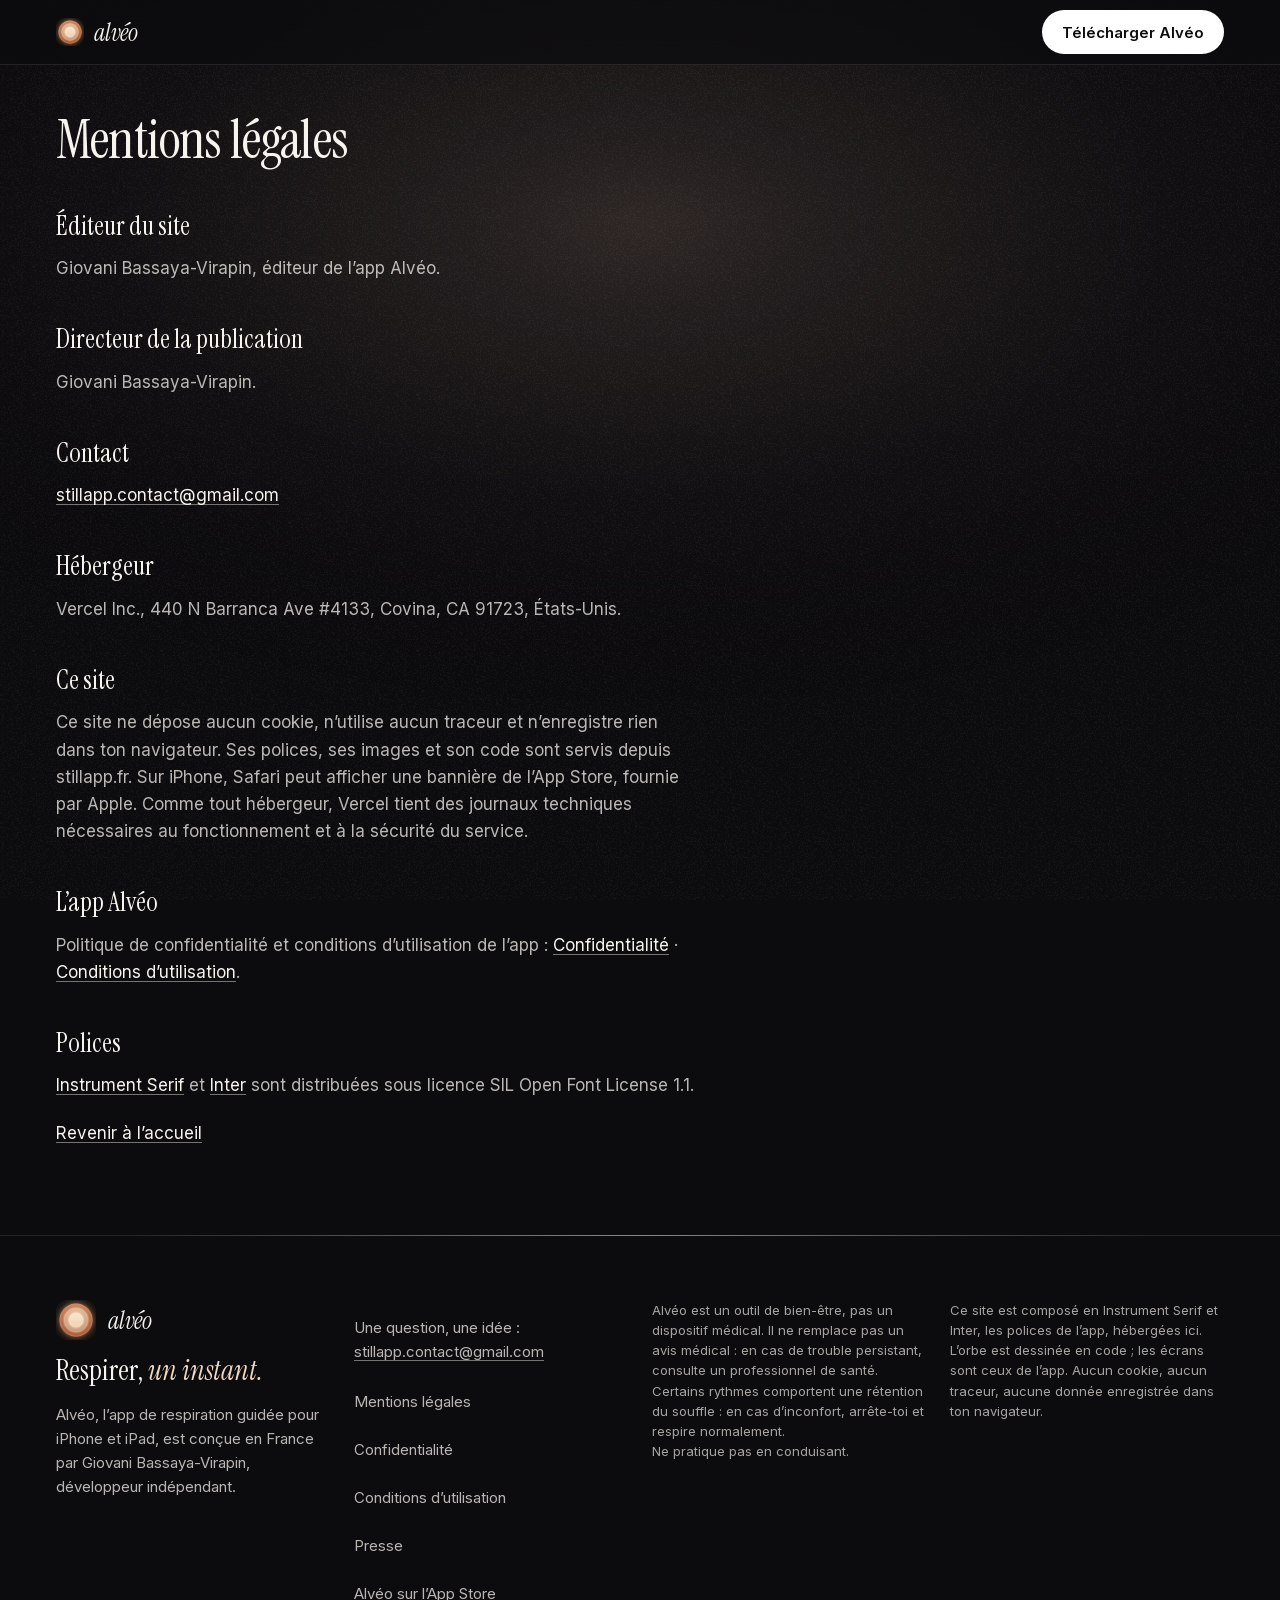
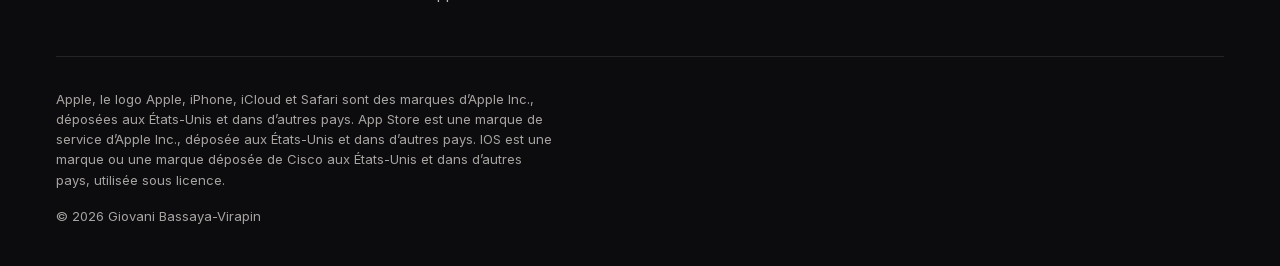
<file: mentions-legales.html>
<!DOCTYPE html>
<html lang="fr">
<head>
<meta charset="utf-8">
<meta name="viewport" content="width=device-width, initial-scale=1, viewport-fit=cover">
<title>Mentions légales&nbsp;· Alvéo</title>
<meta name="description" content="Éditeur, hébergeur et fonctionnement du site stillapp.fr.">
<link rel="canonical" href="https://stillapp.fr/mentions-legales">
<meta name="theme-color" media="(prefers-color-scheme: light)" content="#0C0B0E">
<meta name="theme-color" media="(prefers-color-scheme: dark)" content="#0C0B0E">
<meta name="color-scheme" content="dark">
<meta name="format-detection" content="telephone=no">
<link rel="icon" href="/favicon.ico" sizes="32x32">
<link rel="icon" href="/icon.svg" type="image/svg+xml">
<link rel="apple-touch-icon" href="/apple-touch-icon.png">
<link rel="preload" href="/assets/fonts/instrument-serif-400.woff2" as="font" type="font/woff2" crossorigin>
<link rel="preload" href="/assets/fonts/inter-400.woff2" as="font" type="font/woff2" crossorigin>
<link rel="stylesheet" href="/styles.css">
</head>
<body class="page-annexe">
<a class="evitement" href="#contenu">Aller au contenu</a>
<header class="entete">
<div class="entete__barre">
<a class="marque" href="/" aria-label="Alvéo, accueil"><img src="/assets/img/icone-alveo-96.png" width="28" height="28" alt=""><span class="marque__mot">alvéo</span></a>
<a class="pilule pilule--entete" href="https://apps.apple.com/app/apple-store/id6763119413?pt=128816657&amp;ct=site&amp;mt=8">Télécharger<span class="pilule__objet"> Alvéo</span><span class="pilule__suite"> sur l’App&nbsp;Store</span></a>
</div>
</header>
<div class="lumiere lumiere--page" aria-hidden="true"><div class="soleil soleil--jour"></div></div>
<main id="contenu" class="conteneur annexe">
<div class="annexe__colonne">
<h1>Mentions légales</h1>

<h2>Éditeur du site</h2>
<p><span class="insecable">Giovani Bassaya-Virapin</span>, éditeur de l’app Alvéo.</p>

<h2>Directeur de la publication</h2>
<p><span class="insecable">Giovani Bassaya-Virapin</span>.</p>

<h2>Contact</h2>
<p><a href="mailto:stillapp.contact@gmail.com">stillapp.contact@gmail.com</a></p>

<h2>Hébergeur</h2>
<p>Vercel Inc., 440 N Barranca Ave #4133, Covina, CA 91723, États-Unis.</p>

<h2>Ce site</h2>
<p>Ce site ne dépose aucun cookie, n’utilise aucun traceur et n’enregistre rien dans ton navigateur. Ses polices, ses images et son code sont servis depuis stillapp.fr. Sur iPhone, Safari peut afficher une bannière de l’App Store, fournie par Apple. Comme tout hébergeur, Vercel tient des journaux techniques nécessaires au fonctionnement et à la sécurité du service.</p>

<h2>L’app Alvéo</h2>
<p>Politique de confidentialité et conditions d’utilisation de l’app&nbsp;: <a href="/confidentialite">Confidentialité</a>&nbsp;· <a href="/conditions">Conditions d’utilisation</a>.</p>

<h2>Polices</h2>
<p><a href="/assets/fonts/OFL-InstrumentSerif.txt">Instrument Serif</a> et <a href="/assets/fonts/OFL-Inter.txt">Inter</a> sont distribuées sous licence SIL Open Font License 1.1.</p>

<p><a class="lien" href="/">Revenir à l’accueil</a></p>
</div>
</main>

<footer class="pied">
<div class="conteneur pied__grille">
<div class="pied__col pied__col--marque">
<p class="pied__logo"><img src="/assets/img/icone-alveo-96.png" width="40" height="40" alt="" loading="lazy" decoding="async"><span class="marque__mot">alvéo</span></p>
<p class="pied__signature">Respirer, <em>un instant.</em></p>
<p class="pied__texte">Alvéo, l’app de respiration guidée pour iPhone et iPad, est conçue en France par <span class="insecable">Giovani Bassaya-Virapin</span>, développeur indépendant.</p>
</div>
<div class="pied__col">
<p class="pied__texte">Une question, une idée&nbsp;: <a href="mailto:stillapp.contact@gmail.com">stillapp.contact@gmail.com</a></p>
<ul class="pied__liens">
<li><a href="/mentions-legales" aria-current="page">Mentions légales</a></li>
<li><a href="/confidentialite">Confidentialité</a></li>
<li><a href="/conditions">Conditions d’utilisation</a></li>
<li><a href="/presse">Presse</a></li>
<li><a href="https://apps.apple.com/app/apple-store/id6763119413?pt=128816657&amp;ct=site&amp;mt=8">Alvéo sur l’App Store</a></li>
</ul>
</div>
<div class="pied__col">
<p class="legal">Alvéo est un outil de bien-être, pas un dispositif médical. Il ne remplace pas un avis médical&nbsp;: en cas de trouble persistant, consulte un professionnel de santé. Certains rythmes comportent une rétention du souffle&nbsp;: en cas d’inconfort, arrête-toi et respire normalement. <span class="groupe">Ne pratique pas en conduisant.</span></p>
</div>
<div class="pied__col">
<p class="legal">Ce site est composé en Instrument Serif et Inter, les polices de l’app, hébergées ici. L’orbe est dessinée en code&nbsp;; les écrans sont ceux de l’app. Aucun cookie, aucun traceur, aucune donnée enregistrée dans ton navigateur.</p>
</div>
<div class="pied__bas">
<p class="legal">Apple, le logo Apple, iPhone, iCloud et Safari sont des marques d’Apple Inc., déposées aux <span class="insecable">États-Unis</span> et dans d’autres pays. App Store est une marque de service d’Apple Inc., déposée aux <span class="insecable">États-Unis</span> et dans d’autres pays. IOS est une marque ou une marque déposée de Cisco aux <span class="insecable">États-Unis</span> et dans d’autres pays, utilisée sous licence.</p>
<p class="legal">© 2026 <span class="insecable">Giovani Bassaya-Virapin</span></p>
</div>
</div>
</footer>
<div class="grain" aria-hidden="true"></div>
</body>
</html>
</file>
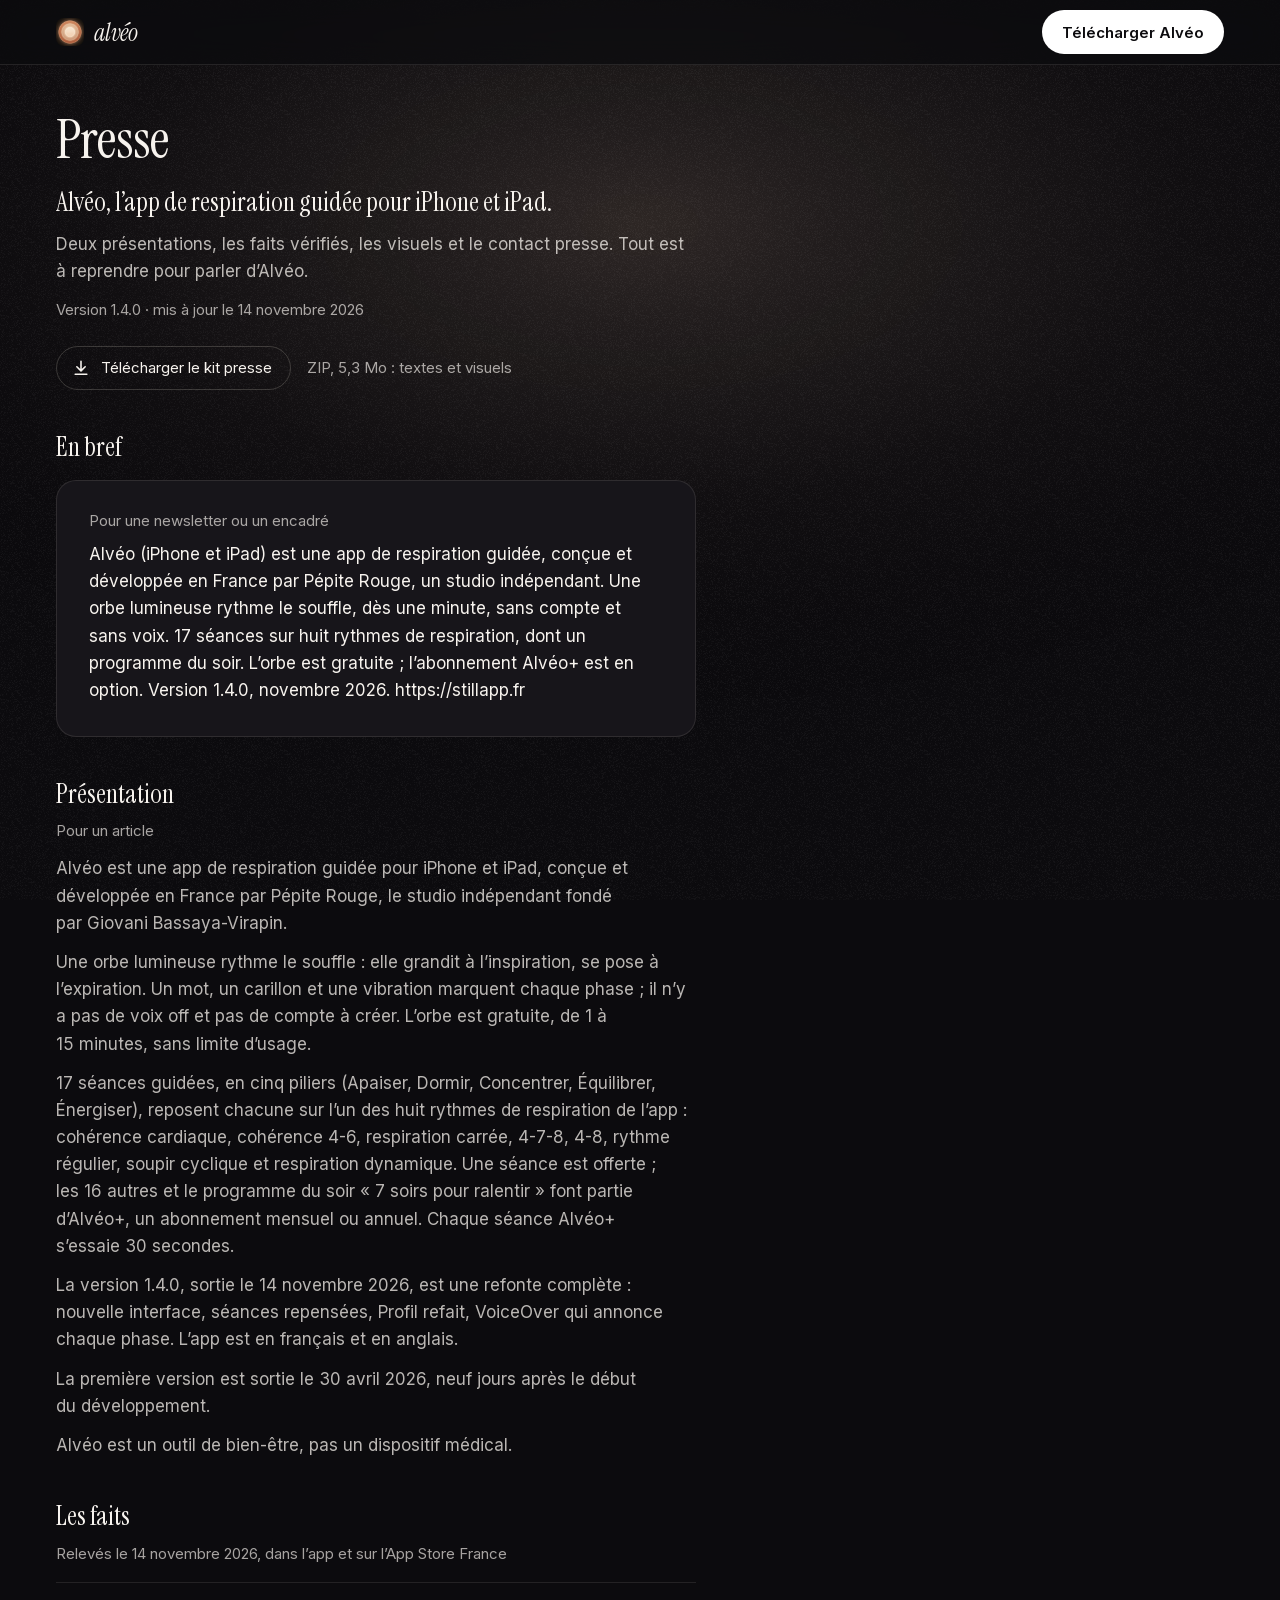
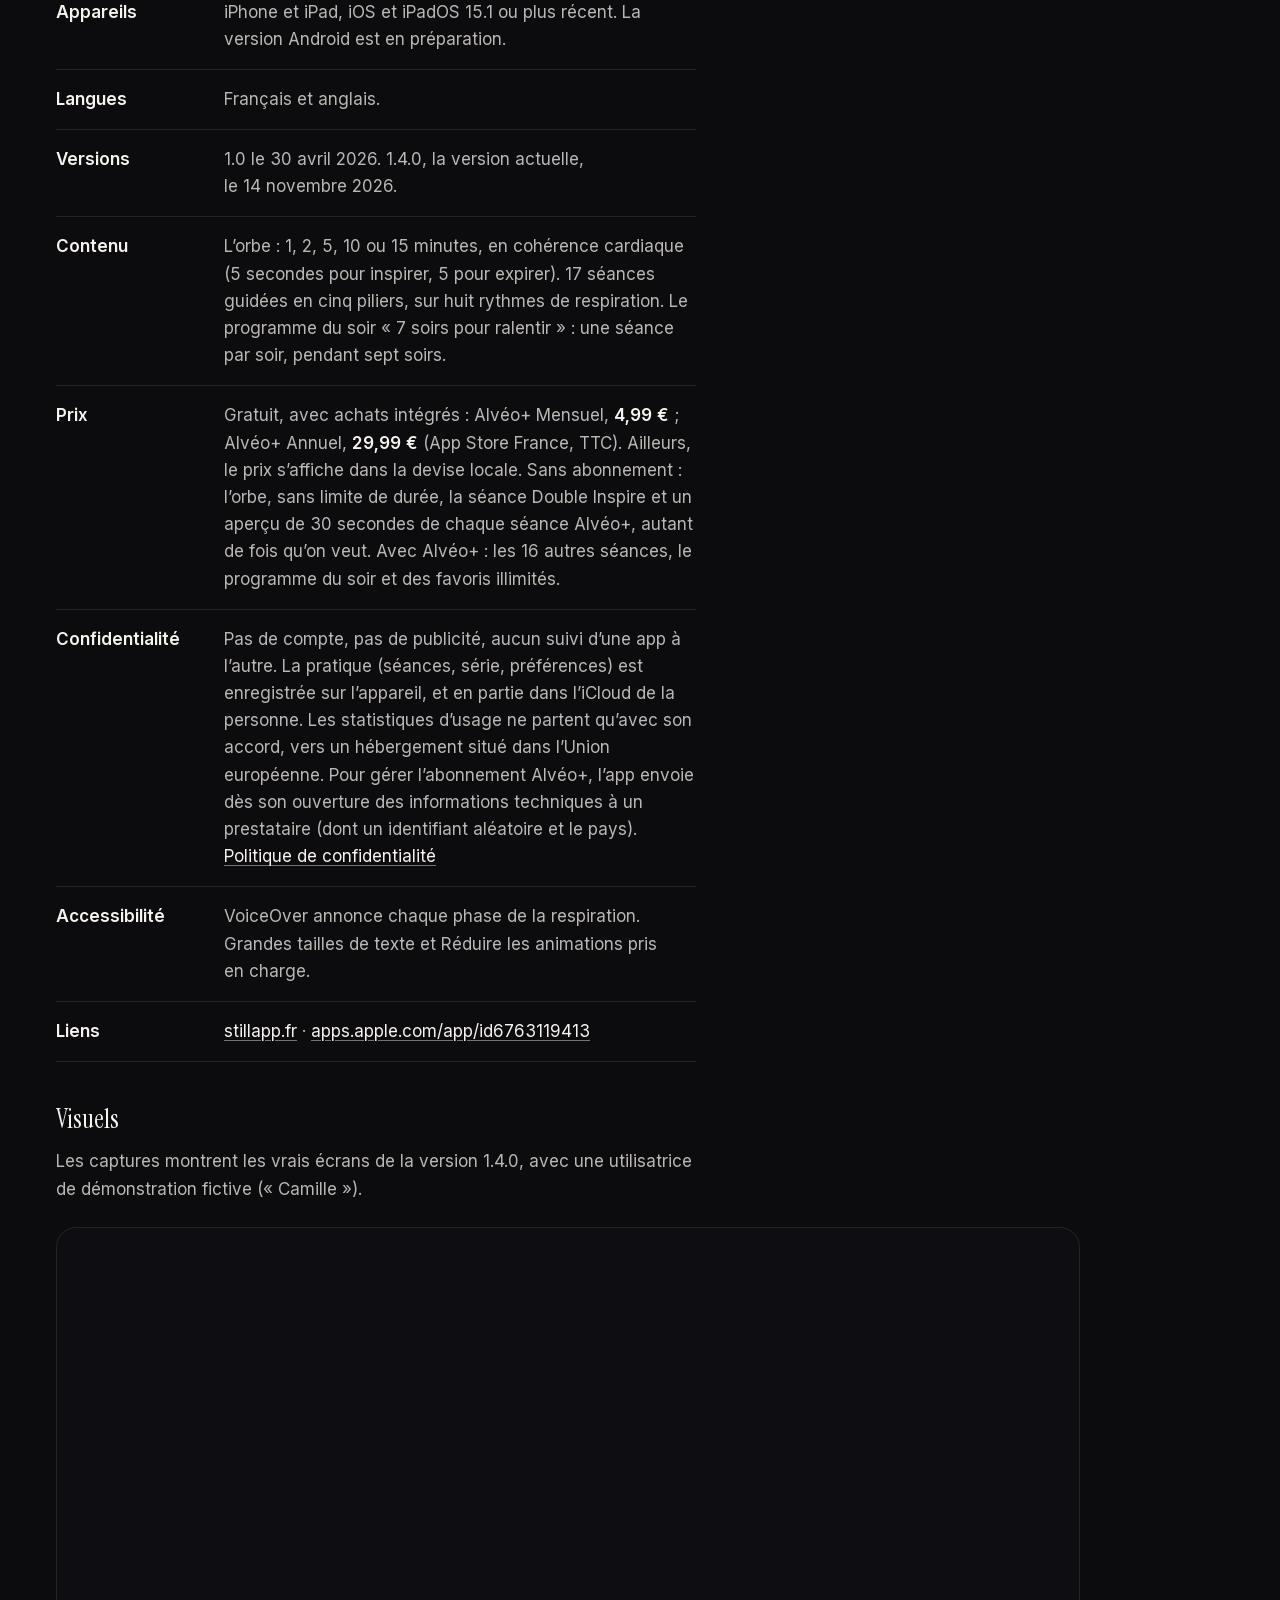
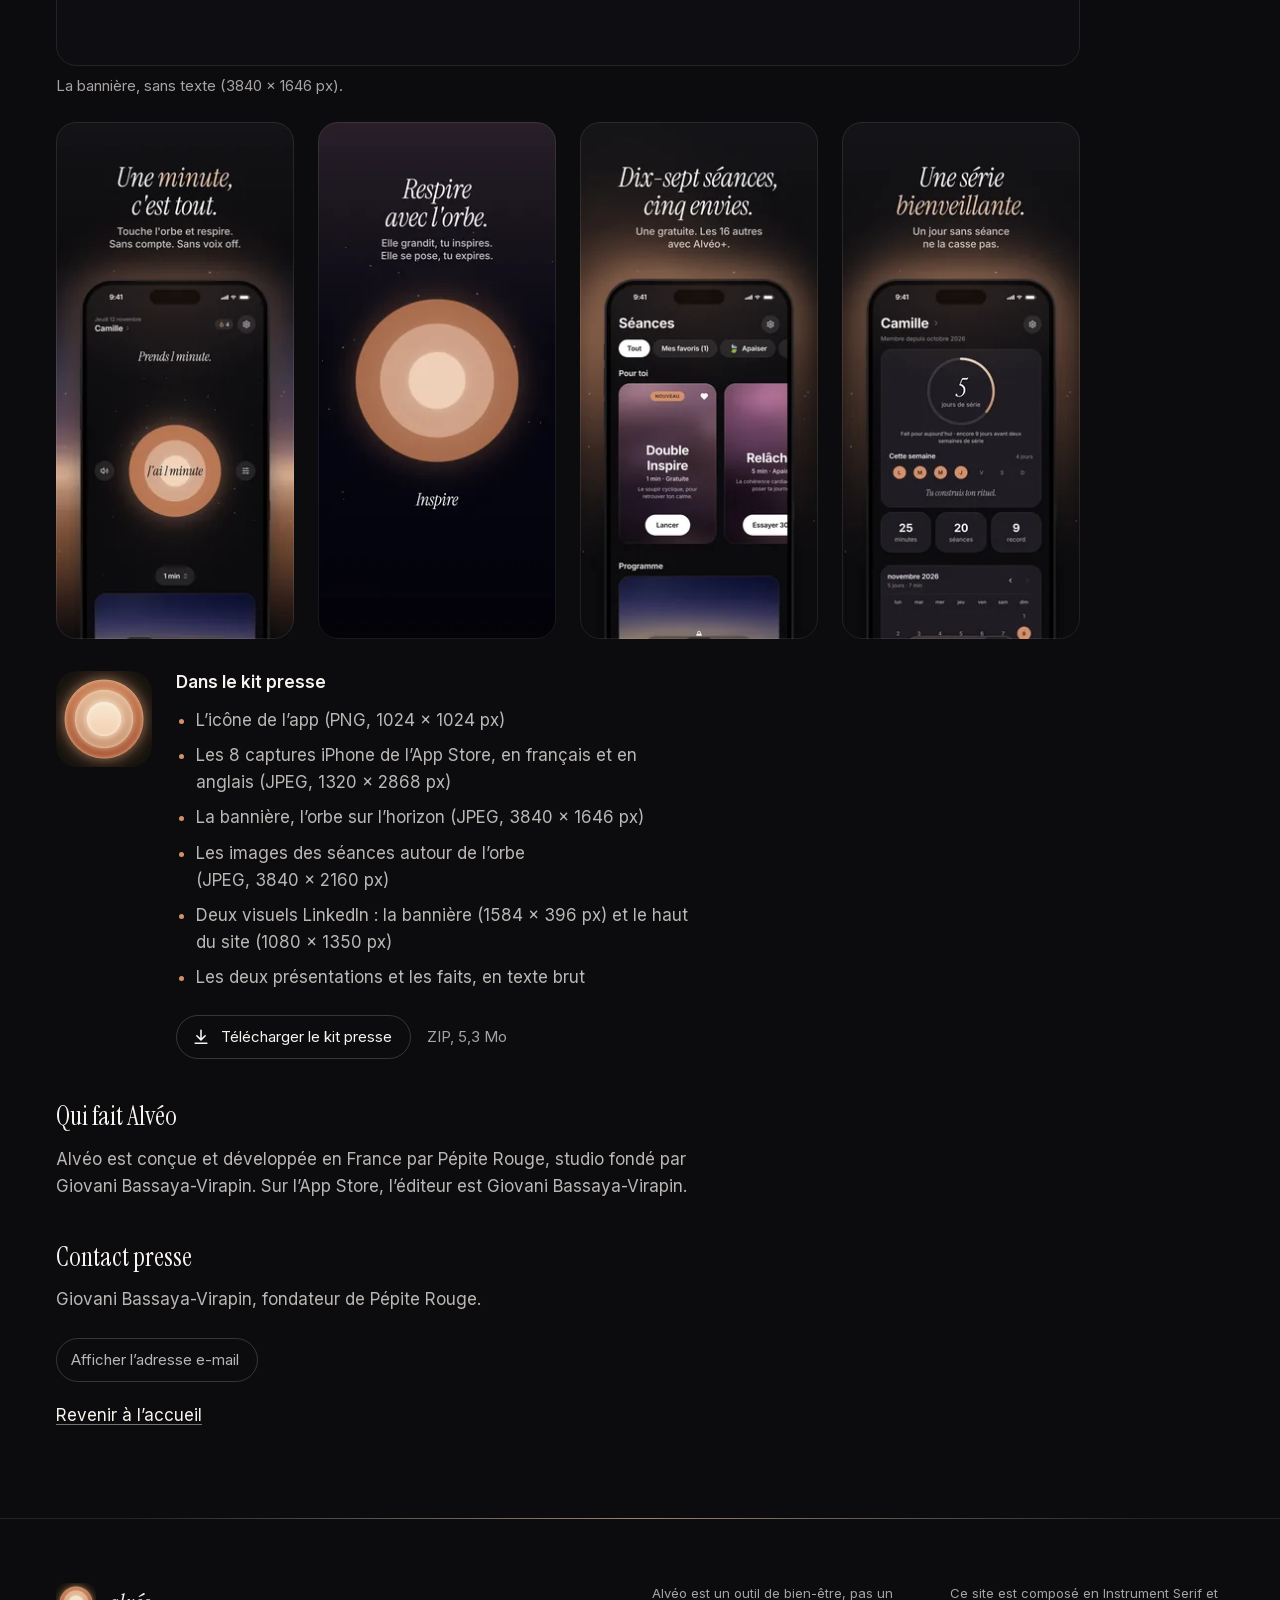
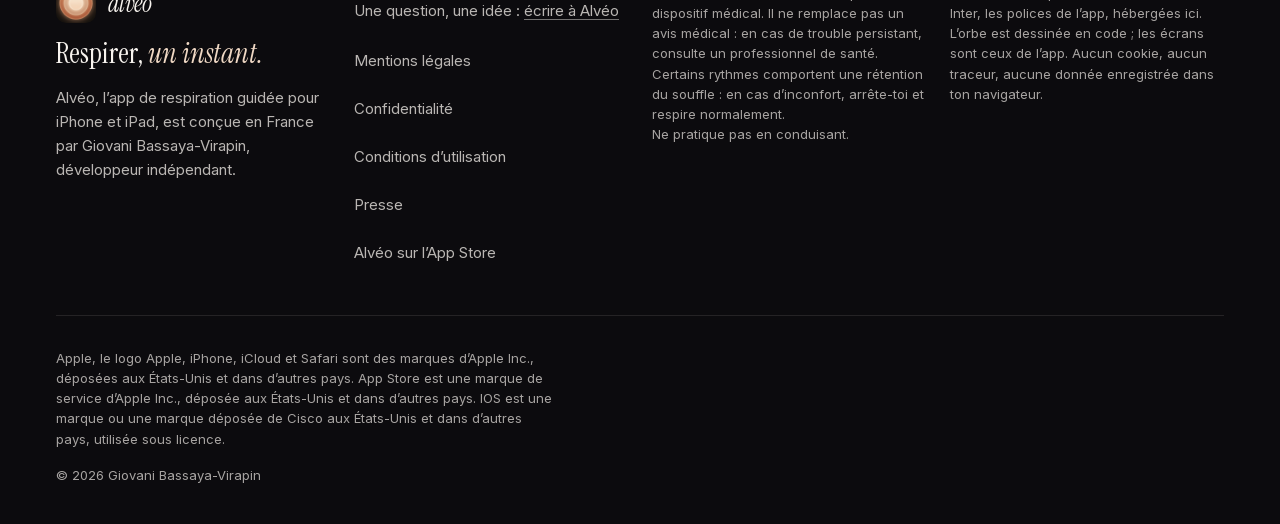
<file: presse.html>
<!DOCTYPE html>
<html lang="fr">
<head>
<meta charset="utf-8">
<meta name="viewport" content="width=device-width, initial-scale=1, viewport-fit=cover">
<title>Presse&nbsp;· Alvéo</title>
<meta name="description" content="Kit presse d’Alvéo, l’app de respiration guidée pour iPhone et iPad&nbsp;: présentations courte et longue, faits vérifiés, visuels à télécharger et contact presse.">
<link rel="canonical" href="https://stillapp.fr/presse">
<meta name="theme-color" media="(prefers-color-scheme: light)" content="#0C0B0E">
<meta name="theme-color" media="(prefers-color-scheme: dark)" content="#0C0B0E">
<meta name="color-scheme" content="dark">
<meta name="format-detection" content="telephone=no">
<link rel="icon" href="/favicon.ico" sizes="32x32">
<link rel="icon" href="/icon.svg" type="image/svg+xml">
<link rel="apple-touch-icon" href="/apple-touch-icon.png">
<link rel="preload" href="/assets/fonts/instrument-serif-400.woff2" as="font" type="font/woff2" crossorigin>
<link rel="preload" href="/assets/fonts/inter-400.woff2" as="font" type="font/woff2" crossorigin>
<link rel="stylesheet" href="/styles.css">
<script src="/presse.js" defer></script>
<meta property="og:type" content="website">
<meta property="og:url" content="https://stillapp.fr/presse">
<meta property="og:site_name" content="Alvéo">
<meta property="og:locale" content="fr_FR">
<meta property="og:title" content="Presse&nbsp;· Alvéo">
<meta property="og:description" content="Présentations, faits vérifiés, visuels à télécharger et contact presse d’Alvéo, l’app de respiration guidée pour iPhone et iPad.">
<meta property="og:image" content="https://stillapp.fr/og.jpg">
<meta property="og:image:width" content="1200">
<meta property="og:image:height" content="630">
<meta property="og:image:type" content="image/jpeg">
<meta property="og:image:alt" content="L’orbe d’Alvéo, lumineuse dans une pièce sombre, et le titre «&nbsp;La respiration guidée pour iPhone, dès une minute.&nbsp;»">
<meta name="twitter:card" content="summary_large_image">
</head>
<body class="page-annexe presse">
<a class="evitement" href="#contenu">Aller au contenu</a>
<header class="entete">
<div class="entete__barre">
<a class="marque" href="/" aria-label="Alvéo, accueil"><img src="/assets/img/icone-alveo-96.png" width="28" height="28" alt=""><span class="marque__mot">alvéo</span></a>
<a class="pilule pilule--entete" href="https://apps.apple.com/app/apple-store/id6763119413?pt=128816657&amp;ct=site&amp;mt=8">Télécharger<span class="pilule__objet"> Alvéo</span><span class="pilule__suite"> sur l’App&nbsp;Store</span></a>
</div>
</header>
<div class="lumiere lumiere--page" aria-hidden="true"><div class="soleil soleil--jour"></div></div>
<main id="contenu" class="conteneur annexe">
<div class="annexe__colonne">
<h1>Presse</h1>
<p class="annexe__chapo">Alvéo, l’app de respiration guidée pour iPhone et iPad.</p>
<p>Deux présentations, les faits vérifiés, les visuels et le contact presse. Tout est à reprendre pour parler d’Alvéo.</p>
<p class="annexe__maj">Version 1.4.0&nbsp;· mis à jour le <span class="insecable">14 novembre 2026</span></p>
<p class="presse__kit"><a class="bouton-contour" href="/assets/presse/alveo-kit-presse-1-4-0.zip" download><svg class="ico" viewBox="0 0 24 24" aria-hidden="true"><path d="M12 4v11M7 10.5l5 5 5-5M5 19.5h14"/></svg>Télécharger le kit presse</a><span class="presse__poids">ZIP, 5,3&nbsp;Mo&nbsp;: textes et visuels</span></p>

<h2 id="en-bref">En bref</h2>
<div class="encadre">
<p class="presse__usage">Pour une newsletter ou un encadré</p>
<p>Alvéo (iPhone et iPad) est une app de respiration guidée, conçue et développée en France par Pépite Rouge, un studio indépendant. Une orbe lumineuse rythme le souffle, dès une minute, sans compte et sans voix. 17&nbsp;séances sur huit rythmes de respiration, dont un programme du soir. L’orbe est gratuite&nbsp;; l’abonnement Alvéo+ est en option. Version 1.4.0, novembre 2026. https://stillapp.fr</p>
</div>

<h2 id="presentation">Présentation</h2>
<p class="presse__usage">Pour un article</p>
<p>Alvéo est une app de respiration guidée pour iPhone et iPad, conçue et développée en France par Pépite Rouge, le studio indépendant fondé par <span class="insecable">Giovani Bassaya-Virapin</span>.</p>
<p>Une orbe lumineuse rythme le souffle&nbsp;: elle grandit à l’inspiration, se pose à l’expiration. Un mot, un carillon et une vibration marquent chaque phase&nbsp;; il n’y a pas de voix off et pas de compte à créer. L’orbe est gratuite, de 1 à 15&nbsp;minutes, sans limite d’usage.</p>
<p>17&nbsp;séances guidées, en cinq piliers (Apaiser, Dormir, Concentrer, Équilibrer, Énergiser), reposent chacune sur l’un des huit rythmes de respiration de l’app&nbsp;: cohérence cardiaque, cohérence 4-6, respiration carrée, 4-7-8, 4-8, rythme régulier, soupir cyclique et respiration dynamique. Une séance est offerte&nbsp;; les 16 autres et le programme du soir «&nbsp;7&nbsp;soirs pour ralentir&nbsp;» font partie d’Alvéo+, un abonnement mensuel ou annuel. Chaque séance Alvéo+ s’essaie 30&nbsp;secondes.</p>
<p>La version 1.4.0, sortie le <span class="insecable">14 novembre 2026</span>, est une refonte complète&nbsp;: nouvelle interface, séances repensées, Profil refait, VoiceOver qui annonce chaque phase. L’app est en français et en anglais.</p>
<p>La première version est sortie le <span class="insecable">30 avril 2026</span>, neuf jours après le début du développement.</p>
<p>Alvéo est un outil de bien-être, pas un dispositif médical.</p>

<h2 id="faits">Les faits</h2>
<p class="presse__usage">Relevés le <span class="insecable">14 novembre 2026</span>, dans l’app et sur l’App&nbsp;Store France</p>
<dl class="faits-presse">
<div><dt>Appareils</dt><dd>iPhone et iPad, iOS et iPadOS 15.1 ou plus récent. La version Android est en préparation.</dd></div>
<div><dt>Langues</dt><dd>Français et anglais.</dd></div>
<div><dt>Versions</dt><dd>1.0 le <span class="insecable">30 avril 2026</span>. 1.4.0, la version actuelle, le <span class="insecable">14 novembre 2026</span>.</dd></div>
<div><dt>Contenu</dt><dd>L’orbe&nbsp;: 1, 2, 5, 10 ou 15&nbsp;minutes, en cohérence cardiaque (5&nbsp;secondes pour inspirer, 5 pour expirer). 17&nbsp;séances guidées en cinq piliers, sur huit rythmes de respiration. Le programme du soir «&nbsp;7&nbsp;soirs pour ralentir&nbsp;»&nbsp;: une séance par soir, pendant sept soirs.</dd></div>
<div><dt>Prix</dt><dd>Gratuit, avec achats intégrés&nbsp;: <span class="groupe">Alvéo+ Mensuel, <strong class="num">4,99&nbsp;€</strong></span>&nbsp;; <span class="groupe">Alvéo+ Annuel, <strong class="num">29,99&nbsp;€</strong></span> (App&nbsp;Store France, TTC). Ailleurs, le prix s’affiche dans la devise locale. Sans abonnement&nbsp;: l’orbe, sans limite de durée, la séance Double Inspire et un aperçu de 30&nbsp;secondes de chaque séance Alvéo+, autant de fois qu’on veut. Avec Alvéo+&nbsp;: les 16 autres séances, le programme du soir et des favoris illimités.</dd></div>
<div><dt>Confidentialité</dt><dd>Pas de compte, pas de publicité, aucun suivi d’une app à l’autre. La pratique (séances, série, préférences) est enregistrée sur l’appareil, et en partie dans l’iCloud de la personne. Les statistiques d’usage ne partent qu’avec son accord, vers un hébergement situé dans l’Union européenne. Pour gérer l’abonnement Alvéo+, l’app envoie dès son ouverture des informations techniques à un prestataire (dont un identifiant aléatoire et le pays). <a href="/confidentialite">Politique de confidentialité</a></dd></div>
<div><dt>Accessibilité</dt><dd>VoiceOver annonce chaque phase de la respiration. Grandes tailles de texte et Réduire les animations pris en charge.</dd></div>
<div><dt>Liens</dt><dd><a href="/">stillapp.fr</a>&nbsp;· <a href="https://apps.apple.com/app/id6763119413">apps.apple.com/app/id6763119413</a></dd></div>
</dl>
</div>

<section class="presse__visuels" aria-labelledby="visuels">
<h2 id="visuels">Visuels</h2>
<p>Les captures montrent les vrais écrans de la version 1.4.0, avec une utilisatrice de démonstration fictive («&nbsp;Camille&nbsp;»).</p>
<figure class="presse__banniere">
<img src="/assets/img/presse-banniere-960.webp" srcset="/assets/img/presse-banniere-960.webp 960w, /assets/img/presse-banniere-1920.webp 1920w" sizes="(min-width: 64rem) 64rem, calc(100vw - 2.5rem)" width="960" height="411" alt="L’orbe d’Alvéo, posée sur l’horizon, dans la nuit." loading="lazy" decoding="async">
<figcaption>La bannière, sans texte (3840&nbsp;×&nbsp;1646&nbsp;px).</figcaption>
</figure>
<ul class="presse__captures">
<li><img src="/assets/img/presse-01-accueil-240.webp" srcset="/assets/img/presse-01-accueil-240.webp 240w, /assets/img/presse-01-accueil-480.webp 480w" sizes="(min-width: 64rem) 15rem, (min-width: 48rem) 22vw, 44vw" width="240" height="521" alt="Capture App Store «&nbsp;Une minute, c’est tout.&nbsp;»&nbsp;: l’Accueil, l’orbe «&nbsp;J’ai 1 minute&nbsp;»." loading="lazy" decoding="async"></li>
<li><img src="/assets/img/presse-02-lecteur-240.webp" srcset="/assets/img/presse-02-lecteur-240.webp 240w, /assets/img/presse-02-lecteur-480.webp 480w" sizes="(min-width: 64rem) 15rem, (min-width: 48rem) 22vw, 44vw" width="240" height="521" alt="Capture App Store «&nbsp;Respire avec l’orbe.&nbsp;»&nbsp;: l’orbe et le mot «&nbsp;Inspire&nbsp;»." loading="lazy" decoding="async"></li>
<li><img src="/assets/img/presse-03-seances-240.webp" srcset="/assets/img/presse-03-seances-240.webp 240w, /assets/img/presse-03-seances-480.webp 480w" sizes="(min-width: 64rem) 15rem, (min-width: 48rem) 22vw, 44vw" width="240" height="521" alt="Capture App Store «&nbsp;Dix-sept séances, cinq envies.&nbsp;»&nbsp;: l’onglet Séances." loading="lazy" decoding="async"></li>
<li><img src="/assets/img/presse-07-profil-240.webp" srcset="/assets/img/presse-07-profil-240.webp 240w, /assets/img/presse-07-profil-480.webp 480w" sizes="(min-width: 64rem) 15rem, (min-width: 48rem) 22vw, 44vw" width="240" height="521" alt="Capture App Store «&nbsp;Une série bienveillante.&nbsp;»&nbsp;: le Profil et sa série." loading="lazy" decoding="async"></li>
</ul>
<div class="presse__contenu">
<img class="presse__icone" src="/assets/img/presse-icone-192.webp" width="96" height="96" alt="L’icône d’Alvéo&nbsp;: l’orbe, trois disques de lumière sable." loading="lazy" decoding="async">
<div>
<h3>Dans le kit presse</h3>
<ul>
<li>L’icône de l’app (PNG, 1024&nbsp;×&nbsp;1024&nbsp;px)</li>
<li>Les 8&nbsp;captures iPhone de l’App&nbsp;Store, en français et en anglais (JPEG, 1320&nbsp;×&nbsp;2868&nbsp;px)</li>
<li>La bannière, l’orbe sur l’horizon (JPEG, 3840&nbsp;×&nbsp;1646&nbsp;px)</li>
<li>Les images des séances autour de l’orbe (JPEG, 3840&nbsp;×&nbsp;2160&nbsp;px)</li>
<li>Deux visuels LinkedIn&nbsp;: la bannière (1584&nbsp;×&nbsp;396&nbsp;px) et le haut du site (1080&nbsp;×&nbsp;1350&nbsp;px)</li>
<li>Les deux présentations et les faits, en texte brut</li>
</ul>
<p><a class="bouton-contour" href="/assets/presse/alveo-kit-presse-1-4-0.zip" download><svg class="ico" viewBox="0 0 24 24" aria-hidden="true"><path d="M12 4v11M7 10.5l5 5 5-5M5 19.5h14"/></svg>Télécharger le kit presse</a><span class="presse__poids">ZIP, 5,3&nbsp;Mo</span></p>
</div>
</div>
</section>

<div class="annexe__colonne">
<h2 id="qui">Qui fait Alvéo</h2>
<p>Alvéo est conçue et développée en France par Pépite Rouge, studio fondé par <span class="insecable">Giovani Bassaya-Virapin</span>. Sur l’App&nbsp;Store, l’éditeur est <span class="insecable">Giovani Bassaya-Virapin</span>.</p>

<h2 id="contact">Contact presse</h2>
<p><span class="insecable">Giovani Bassaya-Virapin</span>, fondateur de Pépite Rouge.</p>
<p class="contact" data-contact><span class="contact__repli" data-repli>stillapp.contact [at] gmail.com</span><button class="bouton-contour" type="button" data-afficher hidden>Afficher l’adresse e-mail</button></p>
<p class="vh" aria-live="polite" data-annonce></p>

<p><a class="lien" href="/">Revenir à l’accueil</a></p>
</div>
</main>

<footer class="pied">
<div class="conteneur pied__grille">
<div class="pied__col pied__col--marque">
<p class="pied__logo"><img src="/assets/img/icone-alveo-96.png" width="40" height="40" alt="" loading="lazy" decoding="async"><span class="marque__mot">alvéo</span></p>
<p class="pied__signature">Respirer, <em>un instant.</em></p>
<p class="pied__texte">Alvéo, l’app de respiration guidée pour iPhone et iPad, est conçue en France par <span class="insecable">Giovani Bassaya-Virapin</span>, développeur indépendant.</p>
</div>
<div class="pied__col">
<p class="pied__texte">Une question, une idée&nbsp;: <a href="#contact">écrire à Alvéo</a></p>
<ul class="pied__liens">
<li><a href="/mentions-legales">Mentions légales</a></li>
<li><a href="/confidentialite">Confidentialité</a></li>
<li><a href="/conditions">Conditions d’utilisation</a></li>
<li><a href="/presse" aria-current="page">Presse</a></li>
<li><a href="https://apps.apple.com/app/apple-store/id6763119413?pt=128816657&amp;ct=site&amp;mt=8">Alvéo sur l’App Store</a></li>
</ul>
</div>
<div class="pied__col">
<p class="legal">Alvéo est un outil de bien-être, pas un dispositif médical. Il ne remplace pas un avis médical&nbsp;: en cas de trouble persistant, consulte un professionnel de santé. Certains rythmes comportent une rétention du souffle&nbsp;: en cas d’inconfort, arrête-toi et respire normalement. <span class="groupe">Ne pratique pas en conduisant.</span></p>
</div>
<div class="pied__col">
<p class="legal">Ce site est composé en Instrument Serif et Inter, les polices de l’app, hébergées ici. L’orbe est dessinée en code&nbsp;; les écrans sont ceux de l’app. Aucun cookie, aucun traceur, aucune donnée enregistrée dans ton navigateur.</p>
</div>
<div class="pied__bas">
<p class="legal">Apple, le logo Apple, iPhone, iCloud et Safari sont des marques d’Apple Inc., déposées aux <span class="insecable">États-Unis</span> et dans d’autres pays. App Store est une marque de service d’Apple Inc., déposée aux <span class="insecable">États-Unis</span> et dans d’autres pays. IOS est une marque ou une marque déposée de Cisco aux <span class="insecable">États-Unis</span> et dans d’autres pays, utilisée sous licence.</p>
<p class="legal">© 2026 <span class="insecable">Giovani Bassaya-Virapin</span></p>
</div>
</div>
</footer>
<div class="grain" aria-hidden="true"></div>
</body>
</html>
</file>
<file: styles.css>
@font-face{font-family:"Instrument Serif";font-style:normal;font-weight:400;font-display:swap;src:url("/assets/fonts/instrument-serif-400.woff2") format("woff2")}
@font-face{font-family:"Instrument Serif";font-style:italic;font-weight:400;font-display:swap;src:url("/assets/fonts/instrument-serif-400-italique.woff2") format("woff2")}
@font-face{font-family:"Inter";font-style:normal;font-weight:400;font-display:swap;src:url("/assets/fonts/inter-400.woff2") format("woff2")}
@font-face{font-family:"Inter";font-style:normal;font-weight:600;font-display:swap;src:url("/assets/fonts/inter-600.woff2") format("woff2")}
@font-face{font-family:"Serif repli";font-style:normal;src:local("Times New Roman"),local("TimesNewRomanPSMT"),local("Liberation Serif"),local("Tinos");size-adjust:83.2%;ascent-override:118.9%;descent-override:37.2%;line-gap-override:0%}
@font-face{font-family:"Serif repli";font-style:italic;src:local("Times New Roman Italic"),local("TimesNewRomanPS-ItalicMT"),local("Liberation Serif Italic"),local("Tinos Italic");size-adjust:88.3%;ascent-override:112.1%;descent-override:35.1%;line-gap-override:0%}
@font-face{font-family:"Sans repli";font-weight:400;src:local("Arial"),local("ArialMT"),local("Liberation Sans"),local("Arimo");size-adjust:106.3%;ascent-override:91.2%;descent-override:22.7%;line-gap-override:0%}
@font-face{font-family:"Sans repli";font-weight:600;src:local("Arial Bold"),local("Arial-BoldMT"),local("Liberation Sans Bold"),local("Arimo Bold");size-adjust:100.9%;ascent-override:96%;descent-override:23.9%;line-gap-override:0%}

/* Jetons « Verre et sable » (theme.ts de l'app) */
:root{
color-scheme:dark;
--nuit:#0C0B0E;--nuit-2:#141317;--surface:#17151A;--surface-2:#1F1C23;
--texte-1:#F7F3EE;--texte-2:rgba(var(--blanc-chaud),.74);--texte-3:rgba(var(--blanc-chaud),.66);
--filet:rgba(var(--ivoire),.1);--filet-fort:rgba(var(--ivoire),.18);
--verre-1:rgba(var(--blanc),.05);--verre-2:rgba(var(--blanc),.08);--verre-3:rgba(var(--blanc),.12);--verre-filet:rgba(var(--blanc),.14);
--action:#FFFFFF;--sur-action:#0C0B0E;
--sable:212,144,107;--sable-clair:228,191,165;--creme:240,213,188;--orbe-1:184,118,82;--orbe-2:212,168,142;
--braise:196,124,93;--cendre:155,100,82;--tison:135,92,80;--brun:88,60,60;--sable-gris:195,155,132;
--blanc-chaud:247,243,238;--ivoire:255,246,232;--blanc:255,255,255;--noir:0,0,0;--nuit-rgb:12,11,14;
--accent:#D4906B;--accent-texte:#EFD8C4;--focus:#F0D5BC;
--n-apaiser:#E0C0D8;--n-dormir:#A8B6E0;--n-concentrer:#A8D0C0;--n-equilibrer:#EBCDB4;--n-energiser:#F0C8A0;
--serif:"Instrument Serif","Serif repli",Georgia,serif;
--sans:"Inter","Sans repli",-apple-system,system-ui,sans-serif;
--t-h1:clamp(2.375rem,1.5rem + 3.4vw,6rem);
--t-h2:clamp(2.125rem,1.35rem + 2.55vw,3.75rem);
--t-appel:clamp(2.375rem,1.5rem + 3.3vw,4.5rem);
--t-h3:clamp(1.375rem,1.25rem + .5vw,1.75rem);
--t-intro:clamp(1.0625rem,.98rem + .34vw,1.25rem);
--t-corps:1.0625rem;--t-petit:.9375rem;--t-micro:.8125rem;
--t-voix:clamp(1.5rem,1.25rem + 1.2vw,2.5rem);
--t-citation:clamp(1.75rem,1.3rem + 1.8vw,3rem);
--section:clamp(5rem,3rem + 5vw,8rem);
--mg:max(1.25rem,env(safe-area-inset-left));--md:max(1.25rem,env(safe-area-inset-right));
--largeur:105rem;--g:1.25rem;--rayon-ecran:clamp(1.125rem,2.8vw,1.875rem);
--cs:cubic-bezier(.23,1,.32,1);--cm:cubic-bezier(.77,0,.175,1);
--ds:400ms;--de:240ms;--dp:140ms;
--entete:4rem;
}
@media (min-width:48rem){:root{--mg:max(2.5rem,env(safe-area-inset-left));--md:max(2.5rem,env(safe-area-inset-right));--g:1.5rem}}
@media (min-width:64rem){:root{--mg:max(3.5rem,env(safe-area-inset-left));--md:max(3.5rem,env(safe-area-inset-right))}}

*,*::before,*::after{box-sizing:border-box}
html{-webkit-text-size-adjust:100%;scroll-padding-top:calc(var(--entete) + 1rem);caret-color:var(--accent);scrollbar-color:rgba(var(--orbe-2),.35) transparent;scrollbar-width:thin}
/* défilement doux : liens de la page seulement */
.doux{scroll-behavior:smooth}
body{margin:0;background:var(--nuit);color:var(--texte-1);font-weight:400;font-size:var(--t-corps);line-height:1.6;font-family:var(--sans);-webkit-font-smoothing:antialiased;-moz-osx-font-smoothing:grayscale;-webkit-tap-highlight-color:transparent;overflow-x:clip}
main{display:block;overflow-x:clip}
::selection{background:rgba(var(--sable),.42);color:#FFF8F0}
::-webkit-scrollbar{width:10px;height:10px}
::-webkit-scrollbar-thumb{background:rgba(var(--orbe-2),.3);border-radius:8px;border:2px solid var(--nuit)}
::-webkit-scrollbar-track{background:transparent}
h1,h2,h3,p,ul,ol,dl,dd,figure,blockquote{margin:0}
ul,ol{padding:0;list-style:none}
h1,h2,h3{font-weight:inherit;text-wrap:balance}
p,dd,li{text-wrap:pretty}
p,li,dt,dd,figcaption,blockquote,h1,h2,h3,summary{overflow-wrap:anywhere}
img,svg{display:block;max-width:100%}
img{height:auto}
a{color:inherit;text-decoration-thickness:1px;text-underline-offset:.2em;text-decoration-color:rgba(var(--blanc-chaud),.45);transition:text-decoration-color var(--dp) ease,color var(--dp) ease}
@media (hover:hover) and (pointer:fine){a:hover{text-decoration-color:var(--accent)}}
a,button,summary{touch-action:manipulation}
button{margin:0;padding:0;border:0;background:none;color:inherit;font:inherit;cursor:pointer;-webkit-user-select:none;user-select:none}
:focus{outline:2px solid var(--focus);outline-offset:3px}
:focus:not(:focus-visible){outline:none}
:focus-visible{outline:2px solid var(--focus);outline-offset:3px}
.vh{position:absolute;width:1px;height:1px;margin:-1px;padding:0;border:0;overflow:hidden;clip-path:inset(50%);white-space:nowrap}
.symboles{position:absolute;width:0;height:0;overflow:hidden}
/* insécables si la colonne est assez large (texte agrandi) */
.conteneur{container-type:inline-size}
@container (min-width:20em){.insecable,.groupe{white-space:nowrap}}
.num{font-variant-numeric:tabular-nums}
.plus{font-style:normal;letter-spacing:.02em}
.conteneur{width:min(100% - var(--mg) - var(--md),var(--largeur));margin-inline:auto}
.evitement{position:absolute;z-index:200;top:.75rem;left:var(--mg);display:inline-flex;align-items:center;min-height:2.75rem;padding:0 1.25rem;border-radius:999px;background:var(--action);color:var(--sur-action);font-weight:600;font-size:1rem;line-height:1;font-family:var(--sans);text-decoration:none;transform:translateY(-300%)}
.evitement:focus{transform:none}
.ico{width:1.25rem;height:1.25rem;fill:none;stroke:currentColor;stroke-width:1.9;stroke-linecap:round;stroke-linejoin:round}
.ico__lecture{fill:currentColor;stroke:none;display:none}

/* Grain : un fichier, entre la lumière et le contenu */
.grain{position:fixed;inset:0;z-index:0;pointer-events:none;background:url("/assets/img/grain.png") repeat;background-size:128px 128px}

/* En-tête : translucide, repli opaque */
.entete{position:fixed;z-index:100;top:0;left:0;right:0;border-bottom:1px solid transparent;transition:opacity var(--ds) var(--cs),background-color var(--de) ease,border-color var(--de) ease}
.defile .entete,.page-annexe .entete{background:rgba(var(--nuit-rgb),.74);border-color:var(--filet);-webkit-backdrop-filter:blur(14px) saturate(1.2);backdrop-filter:blur(14px) saturate(1.2)}
@media (prefers-reduced-transparency:reduce){.defile .entete,.page-annexe .entete{background:var(--nuit);-webkit-backdrop-filter:none;backdrop-filter:none}}
.entete__barre{display:flex;align-items:center;justify-content:space-between;gap:1rem;width:min(100% - var(--mg) - var(--md),var(--largeur));height:var(--entete);margin-inline:auto;container-type:inline-size}
.marque{display:inline-flex;align-items:center;gap:.625rem;min-width:2.75rem;min-height:2.75rem;text-decoration:none}
.marque img{border-radius:.5rem}
.marque__mot{font-style:italic;font-size:1.5rem;line-height:1;font-family:var(--serif);letter-spacing:-.01em;padding-top:.08em}
.entete__nav{display:none;gap:.25rem}
.entete__nav a{display:inline-flex;align-items:center;min-height:2.75rem;padding:0 .875rem;border-radius:999px;color:var(--texte-2);font-size:var(--t-petit);line-height:1;font-family:var(--sans);text-decoration:none;transition:color var(--dp) ease,background-color var(--dp) ease}
@media (hover:hover) and (pointer:fine){.entete__nav a:hover{color:var(--texte-1);background:var(--verre-1)}}
.entete__nav a[aria-current]{color:var(--texte-1);text-decoration:underline;text-decoration-color:rgba(var(--sable),.85);text-underline-offset:.5em}
@media (min-width:64rem){.entete__barre{display:grid;grid-template-columns:1fr auto 1fr}.marque{grid-column:1;justify-self:start}.entete__nav{display:flex;grid-column:2}.pilule--entete{grid-column:3;justify-self:end}}
/* texte agrandi : la navigation, puis le mot-symbole cèdent */
@container (max-width:50em){.entete__nav{display:none}}
@container (max-width:18em){.marque__mot{display:none}}
.pilule{display:inline-flex;align-items:center;justify-content:center;min-height:2.75rem;padding:0 1.25rem;border-radius:999px;background:var(--action);color:var(--sur-action);font-weight:600;font-size:var(--t-petit);line-height:1;font-family:var(--sans);text-decoration:none;white-space:nowrap;transition:transform var(--dp) var(--cs),background-color var(--dp) ease,opacity var(--de) ease,visibility 0s}
.pilule:active{transform:scale(.97)}
@media (hover:hover) and (pointer:fine){.pilule:hover{background:#F2EEE9}}
.pilule__suite{display:none}
.pilule__objet{white-space:pre}
@container (min-width:70em){.pilule__suite{display:inline;white-space:pre}}

@container (max-width:13em){.pilule__objet{display:none}.pilule--entete{padding:0 .75rem}}
/* texte très agrandi sur un écran étroit (moins de 10,125 em) : la pilule ne tient plus à côté de la marque et se retire ; l'App Store reste au pied */
@container (max-width:10.125em){.pilule--entete{display:none}}
/* un seul appel à la fois : la pilule se retire devant un badge ou un appel */
.badge-en-vue .pilule--entete{opacity:0;visibility:hidden;transition:opacity var(--de) ease,visibility 0s var(--de)}
.minute .entete{opacity:0;pointer-events:none}

.heros:not([data-mode=repos]) .heros__grille{z-index:3}

/* Ciel : une flaque par section, du côté de son objet, jamais sous le texte (.cp--on / .cp--off) */
.section{position:relative;padding:var(--section) 0}
.section > .conteneur{position:relative;z-index:1}
.ciel-page{position:fixed;inset:0;z-index:0;pointer-events:none;overflow:hidden}
.cp{--x:70vw;--y:106vh;--rx:72vw;--ry:44vh;--a:.42;--c:212 144 107;--g:9vh;position:absolute;inset:-17vh 0;display:none;opacity:0;transition:opacity .6s var(--cs)}
.cp::before{content:"";position:absolute;inset:0;transform-origin:var(--x) calc(var(--y) + 17vh);background:radial-gradient(var(--rx) var(--ry) at var(--x) calc(var(--y) + 17vh),rgb(var(--c)/var(--a)),rgb(var(--c)/calc(var(--a)*.6)) 25%,rgb(var(--c)/calc(var(--a)*.28)) 50%,rgb(var(--c)/calc(var(--a)*.08)) 75%,rgb(var(--c)/0))}
.cp--on,.cp--off{display:block}
.cp--on{opacity:1}
@starting-style{.cp--on{opacity:0}}
.cp--libre{--c:238 208 182;--x:30vw;--a:.36}
.cp--seances{--c:196 112 84;--x:78vw}
.cp--rythmes{--c:92 108 170;--x:50vw;--a:.5}
.cp--suivi{--c:96 124 186;--a:.48}
.cp--avis{--c:204 128 92;--x:24vw}
.cp--questions{--c:190 110 80;--x:22vw}
.cp--installer{--x:50vw;--rx:90vw;--a:.48}
@media (min-width:64rem){
.cp{--y:62vh;--rx:44vw;--ry:50vh;--a:.56}
.cp--app{--x:74vw}
.cp--libre{--x:26vw;--y:58vh;--a:.46}
.cp--seances{--x:86vw;--y:96vh;--rx:40vw}
.cp--rythmes{--x:60vw;--y:96vh;--rx:54vw;--a:.66}
.cp--suivi{--x:80vw;--y:60vh;--a:.62}
.cp--avis{--x:86vw;--y:100vh;--a:.46}
.cp--prix{--x:76vw;--y:60vh;--rx:40vw;--a:.5}
.cp--questions{--x:14vw;--y:100vh;--a:.46}
.cp--installer{--y:108vh;--rx:56vw;--ry:62vh;--a:.62}
}
@keyframes ciel-respire{from{scale:1}to{scale:1.07}}
@keyframes ciel-glisse{from{translate:0 var(--g)}to{translate:0 calc(var(--g)*-1)}}
@media (prefers-reduced-motion:no-preference){
.cp--on::before,.cp--off::before{animation:ciel-respire 32s cubic-bezier(.37,0,.63,1) infinite alternate}
.calme .cp::before{animation-play-state:paused}
}

.titre{font-size:var(--t-h2);line-height:1.04;font-family:var(--serif);letter-spacing:-.015em;max-width:18ch}
.intro{margin-top:1.5rem;max-width:58ch;font-size:var(--t-intro);line-height:1.6;color:var(--texte-2)}
.intro--centre{margin-inline:auto;text-align:center;text-wrap:balance}
/* Appel en texte, jamais un second badge */
.appel{display:inline-flex;align-items:center;gap:.5rem;min-height:2.75rem;font-weight:600;font-size:var(--t-corps);line-height:1.3;color:var(--texte-1);text-decoration:underline;text-decoration-color:rgba(var(--sable),.6);text-underline-offset:.3em}
.appel .ico{flex:none;width:1.125rem;height:1.125rem;transition:transform var(--dp) var(--cs)}
@media (hover:hover) and (pointer:fine){.appel:hover{text-decoration-color:var(--accent)}.appel:hover .ico{transform:translateX(2px)}}

/* Écrans : cadre arrondi, ombre décalée, lueur, reflet */
.ecran{--lh:var(--sable);position:relative;isolation:isolate;margin:0}
.ecran img{width:100%;border-radius:var(--rayon-ecran);outline:1px solid rgba(var(--ivoire),.09);outline-offset:-1px;box-shadow:0 28px 70px -18px rgba(var(--noir),.65),0 8px 20px -10px rgba(var(--noir),.5);background:#0E0D11}
.ecran::before{content:"";position:absolute;z-index:-1;left:-40%;right:-40%;top:-14%;bottom:-20%;background:radial-gradient(closest-side,rgba(var(--lh),.34) 0%,rgba(var(--lh),.23) 22%,rgba(var(--lh),.12) 44%,rgba(var(--lh),.045) 68%,rgba(var(--lh),.012) 86%,transparent 100%)}
.ecran::after{content:"";position:absolute;inset:0;border-radius:var(--rayon-ecran);background:linear-gradient(160deg,rgba(var(--ivoire),.13) 0%,rgba(var(--ivoire),.045) 16%,transparent 38%);pointer-events:none}

/* HÉROS */
.heros{--orbe:clamp(176px,min(62vw,100svh - 448px),280px);--t-orbe:max(1.375rem,calc(var(--orbe)*.125));position:relative;overflow-x:clip;display:grid;min-height:100vh;min-height:100svh;padding:calc(var(--entete) + 1rem) var(--md) 2rem var(--mg);align-content:center}
/* l'aube : horizon sous l'orbe, éteint sur les 15 derniers % par un fondu de nuit ; boîte à la taille du dégradé */
.heros__lumiere{position:absolute;inset:0;z-index:0;pointer-events:none;overflow:hidden}
.aube{--ax:50%;--ay:10vw;--arx:76vw;--ary:44vw;position:absolute;left:0;right:0;bottom:0;height:calc(var(--ary) + var(--ay))}
.aube::before{content:"";position:absolute;inset:0;background:linear-gradient(rgba(var(--nuit-rgb),0) calc(100% - 15svh),var(--nuit)),radial-gradient(var(--arx) var(--ary) at var(--ax) calc(100% - var(--ay)),rgba(var(--sable),.62),rgba(var(--sable),.38) 26%,rgba(var(--braise),.17) 52%,rgba(var(--cendre),.05) 78%,transparent)}
/* ordinateur : plus bas, sous la consigne */
@media (min-width:64rem){.aube{--ax:74%;--ay:3vw;--arx:44vw;--ary:16vw}}
.particules{position:absolute;inset:0;width:100%;height:100%;opacity:0;transition:opacity 1.5s var(--cs) .6s}
.js .particules--prete{opacity:1}
.heros__grille{position:relative;z-index:1;display:grid;grid-template-columns:minmax(0,1fr);grid-template-areas:"titre" "scene" "chapo" "action" "demo";justify-items:center;row-gap:1rem;text-align:center}
.heros__textes{display:contents}
.heros__titre,.heros__chapo,.heros__action,.heros__indice,.demo__fin{position:relative;z-index:2}
.heros__titre{grid-area:titre;font-size:var(--t-h1);line-height:1.02;font-family:var(--serif);letter-spacing:-.02em;max-width:14ch}
.heros__chapo{grid-area:chapo;max-width:34em;font-size:var(--t-intro);line-height:1.55;color:var(--texte-2)}
.heros__action{grid-area:action;justify-self:stretch;display:flex;flex-direction:column;align-items:center;gap:.75rem;container-type:inline-size}
.badge{display:inline-block;padding:.75rem;margin:-.75rem;border-radius:.875rem;line-height:0}
.badge img{height:3rem;width:auto;transition:transform var(--dp) var(--cs)}
.badge:active img{transform:scale(.97)}
.badge--grand{padding:.9375rem;margin:-.9375rem}
.badge--grand img{height:3.75rem}
.heros__mention{font-size:var(--t-petit);color:var(--texte-2)}
@container (min-width:18em){.heros__mention span{white-space:nowrap}}

.heros__orbe{grid-area:scene;display:flex;flex-direction:column;align-items:center}
.heros__scene{position:relative;z-index:1;width:var(--orbe);height:var(--orbe);margin:1.25rem 0 .75rem}
/* sans script : la consigne garde sa place */
.heros__indice{visibility:hidden;margin-top:.25rem;font-size:var(--t-petit);color:var(--texte-1);text-align:center}
.js .heros__indice{visibility:visible}
.heros .orbe-cadre{width:var(--orbe);height:var(--orbe)}
/* L'orbe (theme.ts) : pendant la minute, seuls transform et opacity bougent */
.orbe{position:relative;width:var(--orbe);height:var(--orbe)}
.orbe i{position:absolute;left:50%;top:50%;border-radius:50%;transform:translate(-50%,-50%)}
.coeur{width:100%;height:100%}
.d1{width:100%;height:100%;background:radial-gradient(closest-side,#B87652 70%,#C37D57 85%,#B87652 97%,rgba(184,118,82,0) 98.5%)}
.d2{width:70%;height:70%;background:radial-gradient(closest-side,#D4A88E 50%,#E1B297 75%,#D4A88E 97%,rgba(212,168,142,0) 98.5%)}
.d3{width:35%;height:35%;background:radial-gradient(closest-side,#FEE2C7,#F0D5BC 96%,rgba(240,213,188,0) 98.5%)}

.l1,.l2,.l3{background:radial-gradient(closest-side,rgb(var(--hc)/var(--ha)) var(--h0),rgb(var(--hc)/calc(var(--ha)*.69)) calc(var(--h0) + 6%),rgb(var(--hc)/calc(var(--ha)*.49)) calc(var(--h0) + 12.4%),rgb(var(--hc)/calc(var(--ha)*.19)) calc(var(--h0) + 24.5%),rgb(var(--hc)/0) 100%)}
.l1{--hc:184 118 82;--ha:.195;--h0:56.3%;width:177.7%;height:177.7%}
.l2{--hc:212 168 142;--ha:.156;--h0:57.5%;width:121.8%;height:121.8%}
.l3{--hc:240 213 188;--ha:.234;--h0:57.5%;width:60.9%;height:60.9%}

.bloom{width:220%;height:220%;background:radial-gradient(closest-side,rgba(var(--sable),.5) 45%,rgba(var(--sable),.4) 53%,rgba(var(--sable),.23) 64%,rgba(var(--sable),.1) 76%,rgba(var(--sable),.03) 89%,rgba(var(--sable),0) 100%)}
.piece{width:440%;height:440%;background:radial-gradient(closest-side,rgba(var(--sable),.3) 0%,rgba(var(--sable),.21) 14%,rgba(var(--sable),.13) 28%,rgba(var(--braise),.07) 44%,rgba(var(--cendre),.032) 62%,rgba(var(--brun),.01) 82%,transparent 100%)}
.piece::after{content:"";position:absolute;inset:0;border-radius:50%;background:url("/assets/img/grain.png") repeat;background-size:128px 128px;-webkit-mask-image:radial-gradient(closest-side,#000 0%,rgba(var(--noir),.6) 40%,transparent 80%);mask-image:radial-gradient(closest-side,#000 0%,rgba(var(--noir),.6) 40%,transparent 80%)}
/* rayons : flou et masque cuits dans le WebP */
.rayons{width:200%;height:200%;background:url("/assets/img/rayons-orbe-v2.webp") 50%/100% 100% no-repeat}
.js [data-etat=repos] .orbe{animation:orbe-repos 5s cubic-bezier(.37,0,.63,1) infinite alternate}
.js .heros--fige .orbe{animation-play-state:paused}
.heros:not([data-etat=repos]) .orbe{will-change:transform,opacity}
@keyframes orbe-repos{from{transform:scale(.92)}to{transform:scale(1)}}
.orbe-bouton{display:none;position:absolute;inset:0;z-index:2;border-radius:50%;flex-direction:column;align-items:center;justify-content:center;gap:.3rem;color:var(--sur-action);transition:transform var(--dp) var(--cs)}
.js .orbe-bouton{display:flex}
.orbe-bouton:active{transform:scale(.98)}
.orbe-bouton__mot{display:block;max-width:calc(var(--orbe)*.74);padding-bottom:.04em;font-style:italic;font-size:var(--t-orbe);line-height:1.1;font-family:var(--serif);letter-spacing:-.015em;text-wrap:balance}
.orbe-bouton__indice{display:block;max-width:calc(var(--orbe)*.86);font-weight:600;font-size:clamp(.8125rem,calc(var(--orbe)*.03),1.125rem);line-height:1.3;font-family:var(--sans);letter-spacing:.02em}
.orbe-bouton:focus-visible{outline-offset:6px}
.satellite,.demo__fermer,.demo__pause{display:inline-flex;align-items:center;justify-content:center;width:2.75rem;height:2.75rem;min-width:2.75rem;border-radius:50%;background:var(--verre-2);border:1px solid var(--verre-filet);color:var(--texte-1);transition:transform var(--dp) var(--cs),background-color var(--dp) ease}
@media (hover:hover) and (pointer:fine){.satellite:hover,.demo__fermer:hover,.demo__pause:hover{background:var(--verre-3)}}
.satellite:active,.demo__fermer:active,.demo__pause:active{transform:scale(.95)}
.satellite{display:none;position:absolute;z-index:2;left:min(50% + (var(--orbe)/2 + 2.25rem)*.82 - 1.375rem,50% + 50vw - 2.75rem - 4px);top:calc(50% + (var(--orbe)/2 + 2.25rem)*.57 - 1.375rem)}
.js .satellite{display:inline-flex}
.satellite[aria-pressed=true] .ico__pause,.en-pause .demo__pause .ico__pause{display:none}
.satellite[aria-pressed=true] .ico__lecture,.en-pause .demo__pause .ico__lecture{display:block}
.demo__minuteur{position:absolute;z-index:2;left:50%;top:-3.5rem;transform:translateX(-50%);padding:.4rem .9rem;border-radius:999px;background:var(--verre-2);border:1px solid var(--verre-filet);font-weight:600;font-size:1rem;line-height:1;font-family:var(--sans);font-variant-numeric:tabular-nums;color:var(--texte-1)}
.demo__guide{position:absolute;z-index:2;left:50%;top:calc(100% + .75rem);transform:translateX(-50%);width:max-content;max-width:min(22rem,90vw);text-align:center}
.demo__mot{font-style:italic;font-size:clamp(1.75rem,1.4rem + 1.4vw,2.5rem);line-height:1.1;font-family:var(--serif);color:var(--texte-1);min-height:1.1em}
.demo__mot span{display:inline-block;opacity:0}
.demo__decompte{margin-top:.25rem;min-height:1.4em;font-size:var(--t-petit);font-variant-numeric:tabular-nums;color:var(--texte-3)}
.demo__commandes{position:absolute;z-index:2;left:50%;top:calc(100% + 5.25rem);transform:translateX(-50%);display:flex;flex-direction:column;align-items:center;gap:.75rem;width:max(var(--orbe),17rem);text-align:center}
.demo__pause{width:3.5rem;height:3.5rem;background:var(--accent);border-color:transparent;color:var(--sur-action)}
@media (hover:hover) and (pointer:fine){.demo__pause:hover{background:#DD9C78}}
.demo__suivi{display:flex;flex-direction:column;align-items:center;gap:.5rem;width:100%}
.demo__barre{width:min(100%,15rem);height:3px;border-radius:2px;background:var(--verre-3);overflow:hidden}
.demo__barre span{display:block;height:100%;width:100%;background:var(--texte-1);transform:scaleX(0);transform-origin:left}
.demo__progression{font-size:var(--t-petit);color:var(--texte-2);font-variant-numeric:tabular-nums}
.demo__legende{font-size:var(--t-micro);line-height:1.5;color:var(--texte-2);max-width:22rem}
.demo__echap{display:none}
@media (hover:hover) and (pointer:fine){.demo__echap{display:inline}}
.demo__fermer{position:absolute;z-index:3;top:calc(1rem + env(safe-area-inset-top));right:var(--md)}
@media (min-width:64rem){.demo__fermer{top:1.5rem}}

[data-mode=fin] .demo__fermer{top:calc(var(--entete) + .75rem + env(safe-area-inset-top))}
.demo{grid-area:demo;width:100%;display:grid}
.demo__fin{display:flex;flex-direction:column;align-items:center;gap:1rem;text-align:center;max-width:34rem;margin-inline:auto}
.demo__fin-titre{font-size:clamp(1.5rem,1.3rem + .6vw,1.75rem);line-height:1.15;font-family:var(--serif);letter-spacing:-.01em}
.demo__fin-texte{color:var(--texte-2);font-size:var(--t-petit)}
.demo__fin-appel{margin-top:.25rem;font-style:italic;font-size:clamp(1.75rem,1.4rem + 1.6vw,2.5rem);line-height:1.2;font-family:var(--serif);color:var(--accent-texte)}
.badge--fin{margin-top:-.25rem}

.demo__recommencer{display:inline-flex;align-items:center;min-height:2.75rem;color:var(--texte-2);font-size:var(--t-petit);text-decoration:underline;text-decoration-color:rgba(var(--blanc-chaud),.35);text-underline-offset:.25em;transition:color var(--dp) ease}
@media (hover:hover) and (pointer:fine){.demo__recommencer:hover{color:var(--texte-1)}}
/* États de la minute */

.r,.heros__titre{transition:opacity var(--ds) var(--cs),visibility 0s}
.d,.f,.x{opacity:0;visibility:hidden;transition:opacity var(--ds) var(--cs),visibility 0s var(--ds)}
[data-mode=marche] .d,[data-mode=fin] .f,[data-mode=marche] .x,[data-mode=fin] .x{opacity:1;visibility:visible;transition:opacity var(--ds) var(--cs) 80ms,visibility 0s}
[data-mode=marche] .r,[data-mode=fin] .r{opacity:0;visibility:hidden;transition:opacity var(--ds) var(--cs),visibility 0s var(--ds)}
/* le h1 s'éteint à l'œil, pas pour les lecteurs d'écran */
[data-mode=marche] .heros__titre,[data-mode=fin] .heros__titre{opacity:0}

[data-mode=marche] .heros__textes{pointer-events:none}
.heros__lumiere{transition:opacity 1s var(--cs)}
[data-etat=mise-en-place] .heros__lumiere{transition-duration:.6s}
[data-etat=respiration] .heros__lumiere{transition:none}
[data-mode=marche] .heros__lumiere{opacity:.35}
[data-mode=marche] .particules{opacity:0;transition:opacity .4s var(--cs)}
.demo__fin{display:none}
[data-mode=fin] .demo__fin{display:flex}

.en-pause .demo__decompte{font-variant-numeric:normal}
@media (max-width:63.99rem){[data-mode=fin] .r{display:none}[data-mode=fin] .heros__titre{position:absolute;width:1px;height:1px;overflow:hidden;clip-path:inset(50%);white-space:nowrap}[data-mode=fin] .heros__scene{margin-bottom:1rem}}
@media (min-width:64rem){
.heros{padding:var(--entete) var(--md) 2rem var(--mg);--orbe:clamp(256px,min(52svh,40vw),760px)}
.heros__grille{width:min(100%,var(--largeur));margin-inline:auto;grid-template-columns:repeat(12,minmax(0,1fr));grid-template-areas:"textes textes textes textes textes textes scene scene scene scene scene scene";column-gap:var(--g);row-gap:0;align-items:center;justify-items:stretch;text-align:left}
.heros__textes{display:block;position:relative;z-index:2;grid-area:textes;align-self:center;max-width:44rem;padding-right:var(--g)}
.heros__titre,.heros__chapo,.heros__action{grid-area:auto}
.heros__chapo{margin-top:1.5rem}
.heros__action{margin-top:2.25rem;align-items:flex-start}
.heros__orbe{justify-self:center}
.heros__scene{margin:0}
.heros__indice{margin-top:2.5rem}
.demo{grid-area:textes;align-self:center;max-width:36rem}
/* minute et fin : l'orbe au centre (FLIP), la fin dessous */
[data-mode=marche] .heros__grille,[data-mode=fin] .heros__grille{position:static}
[data-mode=marche] .heros__orbe,[data-mode=fin] .heros__orbe{grid-area:auto;position:absolute;z-index:3;left:calc(50% - var(--orbe)/2);top:max(4.5rem,(100svh - var(--orbe) - 16.5rem)/2 + 3.5rem)}
[data-mode=fin] .heros__orbe{--haut:max(3.5rem,(100svh - var(--orbe) - 19.5rem)/2);top:var(--haut)}
[data-mode=fin] .demo{grid-area:auto;position:absolute;z-index:3;left:calc(50% - min(36rem,90vw)/2);top:calc(max(3.5rem,(100svh - var(--orbe) - 19.5rem)/2) + var(--orbe)*.95 + 1rem);width:min(36rem,90vw);max-width:none}
.demo__commandes{top:calc(100% + 6.25rem);display:grid;grid-template-columns:auto minmax(0,1fr);align-items:center;column-gap:1.25rem;row-gap:.75rem;width:min(28rem,90vw);text-align:left}
.demo__suivi{align-items:flex-start}
.demo__barre{width:100%}
.demo__legende{grid-column:1/-1;max-width:none}
}
@media (max-width:63.99rem) and (max-height:44rem){.heros{--orbe:clamp(132px,min(60vw,100svh - 500px),240px);padding-top:calc(var(--entete) + .25rem);padding-bottom:1rem}.heros__grille{row-gap:.625rem}.heros__scene{margin:.75rem 0 .5rem}.heros__titre{font-size:clamp(2.125rem,1.5rem + 3vw,2.375rem)}.heros__chapo{font-size:1rem;line-height:1.5}.heros__action{gap:.5rem}}
@media (min-width:64rem) and (max-height:50rem){.demo__fin-texte{display:none}}
@media (max-width:63.99rem) and (max-height:36rem){.heros{--orbe:120px}.heros__indice,.orbe-bouton__indice{display:none}.heros__scene{margin:.5rem 0 .25rem}.heros__chapo{font-size:.9375rem;line-height:1.45}.heros__mention{line-height:1.35}
/* iPhone court */
.demo__fin-texte{display:none}
.heros__orbe{transition:translate .3s cubic-bezier(.77,0,.175,1)}[data-mode=marche] .heros__orbe{translate:0 -2rem;transition-duration:.4s}}
/* tablette en portrait, très grand écran */
@media (min-width:40rem) and (max-width:63.99rem) and (orientation:portrait){.heros{--orbe:clamp(176px,min(52vw,100svh - 520px),400px)}}
@media (min-width:100rem){.heros__textes{max-width:48rem}.heros__chapo{font-size:1.375rem}.heros__mention{font-size:1.0625rem}.heros__action .badge{padding:.875rem;margin:-.875rem}.heros__action .badge img{height:3.5rem}}
/* paysage, fenêtre basse : double page */
@media (min-width:40rem) and (max-width:63.99rem) and (max-height:31.25rem){
.heros{--orbe:clamp(136px,100svh - 216px,200px);padding:calc(var(--entete) + .25rem) var(--md) .75rem var(--mg)}
.heros__grille{grid-template-columns:minmax(0,1.25fr) minmax(0,1fr);grid-template-areas:"textes scene";column-gap:2rem;row-gap:0;align-items:center;justify-items:stretch;text-align:left}
.heros__textes{display:block;position:relative;z-index:2;grid-area:textes}
.heros__titre{font-size:2.125rem;max-width:none}
.heros__mention{color:var(--texte-1)}
.aube{--ax:72%;--arx:40vw;--ary:22vw}
.heros__chapo{margin-top:.75rem;font-size:1rem;line-height:1.5}
.heros__action{margin-top:1rem;flex-direction:row;flex-wrap:wrap;align-items:center;column-gap:1.25rem}
.heros__orbe{justify-self:center}
.heros__scene{margin:2.75rem 0 0}
.heros__indice{margin-top:.5rem}
.demo{grid-area:textes;align-self:start}
.demo__fin{align-items:flex-start;text-align:left;margin:0;gap:.5rem}
.demo__fin-titre{font-size:2.125rem}
.demo__fin-texte{display:none}
[data-mode=fin] .heros__textes{align-self:end}
.demo__commandes{left:auto;right:calc(100% + 1.5rem);top:50%;transform:translateY(-50%);width:14rem}
.demo__guide{top:calc(100% + .5rem)}
.demo__mot{font-size:1.75rem}

.heros__orbe{transition:translate .3s cubic-bezier(.77,0,.175,1)}
[data-mode=marche] .heros__orbe{translate:0 -3.5rem;transition-duration:.4s}
}
/* Entrée du héros, le seul moment d'auteur */
@media (prefers-reduced-motion:no-preference){
.aube::before{animation:aube-monte 1.4s var(--cs) both}
.heros .orbe-cadre{animation:allume 1.2s var(--cs) both}
/* le h1 (LCP) est visible dès la première image */
.heros__titre{animation:pose .7s var(--cs) 150ms both}
.heros__chapo,.heros__action,.heros__indice,.orbe-bouton,.satellite{animation:lever .7s var(--cs) both}
.heros__chapo{animation-delay:300ms;animation-duration:.6s}
.heros__action,.heros__indice,.orbe-bouton,.satellite{animation-delay:450ms;animation-duration:.6s}
}
@keyframes aube-monte{from{opacity:0;transform:translate3d(0,7%,0)}}
@keyframes lever{from{opacity:0;transform:translate3d(0,14px,0)}}
@keyframes pose{from{transform:translate3d(0,14px,0)}}
@keyframes allume{from{opacity:0}}

/* L'APP : sous 64rem, l'écran arrière ne montre qu'un bord sans texte */
.app__grille{display:grid;row-gap:3rem}
.composition,.duo{position:relative;width:min(100%,30rem);margin-inline:auto;aspect-ratio:1/1.5}
.composition .ecran,.duo .ecran{position:absolute}
.ecran--accueil,.ecran--fin{left:10%;top:0;width:80%;z-index:2}
.ecran--seance{left:53%;top:15%;width:58%;z-index:1}
@media (min-width:64rem){
.app__grille{grid-template-columns:5fr 7fr;column-gap:4rem;align-items:center}
.composition{width:100%;aspect-ratio:1/.92}
.ecran--accueil{left:5%;top:5%;width:45%}
.ecran--seance{left:45%;top:19%;width:41%}
}

/* L'ORBE LIBRE : sous 64rem, les réglages de séance seuls (le bord droit de la fin porterait du texte) */
.libre__grille{display:grid;row-gap:3rem}
.duo{aspect-ratio:1/1.45}
.duo .ecran--fin{display:none}
.ecran--reglages{left:10%;top:0;width:80%;z-index:2}
.duo .ecran::before{--lh:var(--sable-clair)}
@media (min-width:64rem){.libre__grille{grid-template-columns:7fr 5fr;column-gap:4rem;align-items:center}.libre__textes{order:2}.duo{order:1;width:100%;aspect-ratio:1/.86}.duo .ecran--fin{display:block;left:3%;top:7%;width:47%;z-index:1}.ecran--reglages{left:46%;top:13%;width:41%;z-index:2}}

/* LES SÉANCES : une carte par pilier, une barre par séance (longueur = durée, motif = rythme) */
.seances__grille{display:grid;grid-template-columns:minmax(0,1fr)}
.piliers{display:flex;gap:.75rem;margin:2.25rem calc(var(--md)*-1) 0 calc(var(--mg)*-1);padding:.25rem var(--md) 1.25rem var(--mg);overflow-x:auto;overscroll-behavior-x:contain;scroll-snap-type:x mandatory;scroll-padding-inline:var(--mg)}
.pilier,.programme{flex:0 0 min(80vw,21rem);scroll-snap-align:start;position:relative;isolation:isolate;overflow:hidden;padding:1.375rem 1.25rem;border-radius:1.25rem;border:1px solid var(--filet);background:linear-gradient(180deg,rgba(var(--hue),.1),rgba(var(--hue),0) 45%),rgba(var(--nuit-rgb),.66);box-shadow:0 24px 48px -28px rgba(var(--noir),.85)}
.pilier::before{content:"";position:absolute;z-index:-1;left:-25%;right:-25%;top:-58%;height:100%;background:radial-gradient(closest-side,rgba(var(--hue),.5),rgba(var(--hue),.3) 30%,rgba(var(--hue),.12) 56%,rgba(var(--hue),.03) 80%,transparent);pointer-events:none;transition:opacity .9s var(--cs) calc(var(--i,0)*80ms)}
.pilier__nom,.programme__nom{font-size:var(--t-h3);line-height:1.2;font-family:var(--serif);color:var(--nom)}
.pilier__compte,.programme__detail{margin-top:.25rem;font-size:var(--t-petit);line-height:1.45;color:var(--texte-2)}
.liste{display:grid;gap:.875rem;margin-top:1.125rem}
.seance__nom{display:flex;flex-wrap:wrap;align-items:center;gap:.25rem .5rem;font-size:1.0625rem;line-height:1.2;font-family:var(--serif);letter-spacing:-.005em}
.seance__acces{padding:.3rem .55rem;border-radius:999px;background:rgba(var(--blanc-chaud),.12);font-weight:600;font-size:.75rem;line-height:1;font-family:var(--sans);letter-spacing:.01em;color:var(--texte-1)}
.cadenas{flex:none;width:.875rem;height:.875rem;fill:none;stroke:var(--texte-3);stroke-width:1.8;stroke-linecap:round;stroke-linejoin:round}
.seance__usage{margin-top:.125rem;font-size:var(--t-micro);line-height:1.35;color:var(--texte-2)}
.seance__mesure{display:flex;align-items:center;gap:.5rem;margin-top:.3125rem}
.barre{flex:none;position:relative;width:max(1.75rem,calc(var(--d)/15*(100% - 3.25rem)));height:18px;border-radius:999px;overflow:hidden;background:linear-gradient(90deg,rgba(var(--hue),.78),rgba(var(--hue),.46));box-shadow:inset 0 1px 0 rgba(var(--ivoire),.2)}
.barre__rythme{position:absolute;inset:0;width:100%;height:100%}
.symboles pattern path{fill:none;stroke:#FFF4EA;stroke-opacity:.66;stroke-width:1.5;stroke-linecap:round;stroke-linejoin:round}
.seance__duree{font-size:var(--t-petit);line-height:1.2;color:var(--texte-2);white-space:nowrap}
.t1{--d:1}.t2{--d:2}.t3{--d:3}.t5{--d:5}.t10{--d:10}.t15{--d:15}
.pilier--apaiser{--hue:122,90,128;--nom:var(--n-apaiser);--i:1}
.pilier--dormir,.programme{--hue:61,74,122;--nom:var(--n-dormir)}
.pilier--dormir{--i:2}
.pilier--concentrer{--hue:61,107,90;--nom:var(--n-concentrer);--i:3}
.pilier--equilibrer{--hue:221,185,160;--nom:var(--n-equilibrer);--i:4}
.pilier--energiser{--hue:190,94,48;--nom:var(--n-energiser);--i:5}

.programme{display:grid;align-content:start;background:linear-gradient(165deg,rgba(var(--hue),.36),rgba(var(--hue),.1) 55%,rgba(var(--blanc),.015)),rgba(var(--nuit-rgb),.66)}
.courbe{width:calc(var(--vb,104)*.035rem);height:1.4rem;margin-bottom:1rem;fill:none;stroke:var(--nom);stroke-width:5;stroke-linecap:round;stroke-linejoin:round;opacity:.9}
.c7{--vb:134;stroke-width:9}
.volet--essai{margin-top:1.75rem;width:min(100%,20rem)}
@media (min-width:64rem){
.seances__grille{grid-template-columns:minmax(0,1fr) auto;column-gap:4rem;align-items:end}
.seances__grille > .titre{grid-column:1/-1;max-width:none}
.seances .intro{grid-column:1;max-width:66ch}
.volet--essai{grid-column:2;grid-row:2;margin:0}
.piliers{grid-column:1/-1;display:grid;grid-template-columns:repeat(3,minmax(0,1fr));gap:var(--g);margin:2.5rem 0 0;padding:0;overflow:visible}
}
@media (min-width:80rem){.piliers{grid-template-columns:repeat(5,minmax(0,1fr))}.programme{grid-column:1/-1;grid-template-columns:auto auto minmax(0,1fr);align-items:center;column-gap:1.75rem;padding-block:1.25rem}.programme .courbe{margin:0}.programme__detail{margin:0}}

/* LES RYTHMES : huit anneaux au vrai tempo */
.rythmes__tete{display:grid;gap:1.5rem;align-items:end}
@media (min-width:64rem){.rythmes__tete{grid-template-columns:minmax(0,1fr) auto}}
.pause-anneaux,.bouton-contour{display:inline-flex;align-items:center;gap:.625rem;min-height:2.75rem;padding:0 1.125rem 0 .875rem;border-radius:999px;border:1px solid var(--filet-fort);color:var(--texte-2);font-size:var(--t-petit);justify-self:start;transition:background-color var(--dp) ease,color var(--dp) ease,transform var(--dp) var(--cs)}
.pause-anneaux:active,.bouton-contour:active{transform:scale(.97)}
@media (hover:hover) and (pointer:fine){.pause-anneaux:hover,.bouton-contour:hover{background:var(--verre-1);color:var(--texte-1)}}
.pause-anneaux[aria-pressed=true]{background:var(--verre-2);color:var(--texte-1)}
.pause-anneaux[aria-pressed=true] .ico__pause{display:none}
.pause-anneaux[aria-pressed=true] .ico__lecture{display:block}
.anneaux{display:grid;grid-template-columns:repeat(2,minmax(0,1fr));gap:3rem var(--g);margin-top:3.5rem}
@media (min-width:48rem){.anneaux{gap:4rem var(--g)}}
@media (min-width:64rem){.anneaux{margin-top:4.5rem}}
@media (min-width:64rem){.anneaux{grid-template-columns:repeat(4,minmax(0,1fr))}}
.rythme{display:flex;flex-direction:column;align-items:flex-start;min-width:0}
.anneau{position:relative;isolation:isolate;width:clamp(8.5rem,22vw,11.5rem);aspect-ratio:1;margin-bottom:1.5rem}
.anneau::before{content:"";position:absolute;z-index:-1;inset:-30%;background:radial-gradient(closest-side,rgba(var(--sable),.17) 0%,rgba(var(--sable),.1) 34%,rgba(var(--sable),.04) 62%,rgba(var(--sable),.01) 84%,transparent 100%)}
.anneau svg{position:absolute;inset:0;width:100%;height:100%;overflow:visible}
.piste{fill:none;stroke:rgba(var(--ivoire),.08);stroke-width:1}
.ph{fill:none;stroke-width:2.6;stroke-linecap:round}
.anneau .ph-i{stroke:#F0D5BC}.anneau .ph-u{stroke:#D4A88E}.anneau .ph-e{stroke:#B87652}
.anneau .ph-r{stroke:rgba(var(--creme),.32);stroke-width:1.4}
.aiguille{transform-box:view-box;transform-origin:50% 50%}
.aiguille__point{fill:#FFF6EC}
.aiguille__halo{fill:rgba(var(--creme),.2)}
.souffle{transform-box:view-box;transform-origin:50% 50%;transform:scale(.6)}
.rythme__nom{font-size:var(--t-h3);line-height:1.3;font-family:var(--serif)}
.rythme__phases{margin-top:.5rem;font-size:var(--t-petit);color:var(--texte-1)}
.ph-suite{color:var(--texte-3)}
@container (min-width:20em){.ph-suite{white-space:nowrap}}
.rythme__phases .ph-i{color:#F0D5BC}.rythme__phases .ph-u{color:#D4A88E}.rythme__phases .ph-e{color:var(--accent)}.rythme__phases .ph-r{color:var(--texte-3)}
.rythme__source{margin-top:.5rem;font-size:var(--t-petit);line-height:1.5;color:var(--texte-3);max-width:30ch}
@media (prefers-reduced-motion:no-preference){
.anneaux--vivants .souffle{animation:r55 10s cubic-bezier(.42,0,.58,1) infinite}
.anneaux--vivants .aiguille{animation:tour 10s linear infinite}
.anneaux--vivants .rythme--4444 .souffle{animation-name:r4444;animation-duration:16s}.anneaux--vivants .rythme--4444 .aiguille{animation-duration:16s}
.anneaux--vivants .rythme--478 .souffle{animation-name:r478;animation-duration:19s}.anneaux--vivants .rythme--478 .aiguille{animation-duration:19s}
.anneaux--vivants .rythme--2i .souffle{animation-name:r2i;animation-duration:12s}.anneaux--vivants .rythme--2i .aiguille{animation-duration:12s}
.anneaux--vivants .rythme--48 .souffle{animation-name:r48;animation-duration:12s}.anneaux--vivants .rythme--48 .aiguille{animation-duration:12s}
.anneaux--vivants .rythme--44 .souffle{animation-name:r44;animation-duration:8s}.anneaux--vivants .rythme--44 .aiguille{animation-duration:8s}
.anneaux--vivants .rythme--46 .souffle{animation-name:r46}
.anneaux--vivants .rythme--42 .souffle{animation-name:r42;animation-duration:6s}.anneaux--vivants .rythme--42 .aiguille{animation-duration:6s}
.anneaux--figes .souffle,.anneaux--figes .aiguille{animation-play-state:paused}
}
@keyframes r55{0%,100%{transform:scale(.6)}50%{transform:scale(1)}}
@keyframes r4444{0%,75%,100%{transform:scale(.6)}25%,50%{transform:scale(1)}}
@keyframes r478{0%,100%{transform:scale(.6)}21.05%,57.89%{transform:scale(1)}}
@keyframes r2i{0%,100%{transform:scale(.6)}33.33%{transform:scale(.9)}50%{transform:scale(1)}}
@keyframes r48{0%,100%{transform:scale(.6)}33.33%{transform:scale(1)}}
@keyframes r44{0%,100%{transform:scale(.6)}50%{transform:scale(1)}}
@keyframes r46{0%,100%{transform:scale(.6)}40%{transform:scale(1)}}
@keyframes r42{0%,100%{transform:scale(.6)}66.67%{transform:scale(1)}}
@keyframes tour{to{transform:rotate(360deg)}}

/* TA PRATIQUE */
.suivi__grille{display:grid;row-gap:3.5rem}
.faits{display:grid;margin-top:2.5rem;border-top:1px solid var(--filet)}
.fait{display:grid;gap:.5rem;padding:1.5rem 0;border-bottom:1px solid var(--filet)}
.fait dt{font-size:var(--t-h3);line-height:1.3;font-family:var(--serif)}
.fait dd{color:var(--texte-2);max-width:52ch}
.suivi__scene{position:relative;display:grid;width:min(100%,30rem);margin-inline:auto}
/* Volets : une partie d'écran recadrée */
.volet{--lh:var(--sable);position:relative;isolation:isolate;margin:0}
.volet::before{content:"";position:absolute;z-index:-1;inset:-34% -24%;background:radial-gradient(closest-side,rgba(var(--lh),.3),rgba(var(--lh),.19) 26%,rgba(var(--lh),.09) 52%,rgba(var(--lh),.025) 78%,transparent)}
.volet img{width:100%;border-radius:var(--rayon-ecran);outline:1px solid rgba(var(--ivoire),.09);outline-offset:-1px;box-shadow:0 30px 60px -24px rgba(var(--noir),.8),0 10px 24px -12px rgba(var(--noir),.55);background:#0E0D11}
.volet::after{content:"";position:absolute;inset:0;border-radius:var(--rayon-ecran);background:linear-gradient(165deg,rgba(var(--ivoire),.1) 0%,rgba(var(--ivoire),.03) 22%,transparent 45%);pointer-events:none}
.volet--profil{--lh:96,124,186;width:90%}
.volet--rappels{z-index:2;justify-self:end;width:76%;margin-top:-1%}
.volet--rappels::before{inset:-70% -30%}
.volet--rappels img,.volet--rappels::after{border-radius:6.8%/14%}
@media (min-width:48rem){.fait{grid-template-columns:14rem minmax(0,1fr);column-gap:2rem}}
@media (min-width:64rem){.suivi__grille{grid-template-columns:7fr 5fr;column-gap:4rem;align-items:center}.fait{grid-template-columns:1fr}.suivi__scene{width:100%}}

/* LES AVIS */
.avis__bloc{display:grid;grid-template-columns:minmax(0,1fr);gap:2rem;justify-items:start}
.citation blockquote p{font-size:var(--t-voix);line-height:1.25;font-family:var(--serif);letter-spacing:-.01em;max-width:24ch;text-wrap:balance}
.citation--grande blockquote p{font-size:var(--t-citation);line-height:1.16;max-width:22ch}
.citation figcaption{margin-top:1rem;font-size:var(--t-petit);color:var(--texte-3)}
.citation--grande{margin-top:1rem}
.avis__note{font-size:var(--t-corps);color:var(--texte-1)}
.etoiles{font-family:"Apple Color Emoji","Segoe UI Emoji","Noto Color Emoji",sans-serif;font-size:1.25rem;line-height:1;letter-spacing:.12em;margin-bottom:.875rem}
.etoiles--note{display:inline-block;font-size:1em;letter-spacing:.06em;margin:0 .375rem 0 0;vertical-align:-.08em}
.avis__appel{margin-top:-1rem}
.avis__mention{font-size:var(--t-micro);line-height:1.5;color:var(--texte-3);max-width:52ch}
@media (min-width:64rem){.avis__bloc{grid-template-columns:repeat(12,minmax(0,1fr));column-gap:var(--g)}.avis__bloc > .titre{grid-column:1/13}.citation--grande{grid-column:1/8;grid-row:2/5}.citation:not(.citation--grande){grid-column:8/13;grid-row:2;align-self:start;margin-top:1rem}.avis__note{grid-column:8/13;grid-row:3;align-self:end}.avis__appel{grid-column:8/13;grid-row:4;align-self:start;margin-top:0}.avis__mention{grid-column:1/8}}

/* LE PRIX */
.offres{display:grid;gap:var(--g);margin-top:3rem}
.offre{position:relative;isolation:isolate;padding:2rem 1.75rem;border-radius:1.75rem;border:1px solid var(--filet);background:linear-gradient(180deg,rgba(var(--blanc),.055),rgba(var(--blanc),.025)),rgba(var(--nuit-rgb),.62);box-shadow:0 28px 70px -30px rgba(var(--noir),.7)}
.offre__titre{font-size:clamp(1.75rem,1.5rem + 1vw,2.25rem);line-height:1.1;font-family:var(--serif)}
.offre__tarif{margin-top:1rem;color:var(--texte-2)}
.offre__tarif strong{font-weight:400;font-size:clamp(2.25rem,2rem + 1vw,3rem);line-height:1.05;font-family:var(--serif);color:var(--texte-1)}
.offre__pays{display:block;margin-bottom:.25rem;font-size:var(--t-petit);color:var(--texte-3)}
.offre__ligne{display:block}
/* « ou » dans la marge */
@media (min-width:48rem){.offre__ou{display:inline-block;width:0;margin-left:-.4em;padding-right:.4em;direction:rtl;white-space:nowrap}}
.offre__soit{display:block;margin-top:.25rem}
.offre--plus .offre__soit{margin-top:.5rem}
.offre__ailleurs{display:block;margin-top:.5rem;font-size:var(--t-petit);color:var(--texte-3)}
.offre__liste{margin-top:1.75rem;display:grid;gap:.25rem}
.offre__liste li{position:relative;padding:.6rem 0 .6rem 1.5rem;border-top:1px solid var(--filet)}
.offre__liste li::before{content:"";position:absolute;left:.1rem;top:1.25rem;width:.5rem;height:.5rem;border-radius:50%;background:rgba(var(--sable),.9)}
.offre--plus{border-color:transparent;background:linear-gradient(180deg,rgba(var(--sable),.12),rgba(var(--blanc),.03) 50%,rgba(var(--blanc),.02)),rgba(var(--nuit-rgb),.72)}
.offre--plus::before{content:"";position:absolute;z-index:-1;inset:0;padding:1px;border-radius:inherit;background:linear-gradient(150deg,rgba(var(--creme),.85),rgba(var(--sable),.35) 30%,rgba(var(--sable),.12) 55%,rgba(var(--creme),.5) 100%);-webkit-mask:linear-gradient(#000 0 0) content-box,linear-gradient(#000 0 0);-webkit-mask-composite:xor;mask:linear-gradient(#000 0 0) content-box,linear-gradient(#000 0 0);mask-composite:exclude;transition:opacity .9s var(--cs) .1s}
.offre--plus::after{content:"";position:absolute;z-index:-1;inset:0;border-radius:inherit;background:radial-gradient(60% 40% at 86% 0%,rgba(var(--sable),.24) 0%,rgba(var(--sable),.09) 40%,transparent 75%);transition:opacity .9s var(--cs) .1s}
.offre--plus .offre__liste li::before{background:rgba(var(--creme),.95)}
.offre__conditions{margin-top:.75rem;max-width:34rem;font-size:var(--t-petit);line-height:1.6;color:var(--texte-2)}
.offre__liste + .offre__conditions{margin-top:1.75rem;padding-top:1.25rem;border-top:1px solid var(--filet);max-width:none;padding-right:max(0px,100% - 34rem)}
.prix__appel{margin-top:2rem}
@media (min-width:48rem){.offres{grid-template-columns:repeat(2,minmax(0,1fr));gap:1.5rem;align-items:start}.offre{padding:2.5rem 2.25rem}}
@media (min-width:64rem){.offres{gap:2rem}}

/* LES QUESTIONS */
.questions__grille{display:grid;row-gap:2.5rem}
.questions__contact{margin-top:1.25rem;color:var(--texte-2)}
.questions__contact a{color:var(--texte-1)}
.accordeon{border-top:1px solid var(--filet);padding-top:.25rem}
.question{border-bottom:1px solid var(--filet)}
.question summary{display:flex;align-items:center;justify-content:space-between;gap:1.5rem;min-height:3.5rem;padding:1.125rem 0;list-style:none;cursor:pointer;font-size:1.125rem;line-height:1.4;font-family:var(--sans);color:var(--texte-1);transition:color var(--dp) ease}
.question summary::-webkit-details-marker{display:none}
.question summary::after{content:"";flex:none;width:1.5rem;height:1.5rem;background:var(--texte-1);-webkit-mask:linear-gradient(#000 0 0) center/.75rem 1.5px no-repeat,linear-gradient(#000 0 0) center/1.5px .75rem no-repeat;mask:linear-gradient(#000 0 0) center/.75rem 1.5px no-repeat,linear-gradient(#000 0 0) center/1.5px .75rem no-repeat;transition:transform var(--de) var(--cs)}
.question[open] summary::after{transform:rotate(45deg)}
@media (hover:hover) and (pointer:fine){.question summary:hover{color:var(--accent-texte)}}
.question summary:focus-visible{outline-offset:-2px;border-radius:.5rem}
.question__corps{padding:0 0 1.5rem;max-width:62ch;color:var(--texte-2)}
.question__corps p + p{margin-top:.75rem}
.question[open] .question__corps{animation:fondu .2s var(--cs)}
@keyframes fondu{from{opacity:0}}
@media (min-width:64rem){.questions__grille{grid-template-columns:5fr 7fr;column-gap:4rem;align-items:start}.questions__tete{position:sticky;top:calc(var(--entete) + 2rem)}}

/* L'APPEL : l'orbe se lève sur l'horizon du pied */
.installer{--soleil:clamp(15rem,36vw,32rem);padding-bottom:calc(var(--soleil)*.4 + 5rem);overflow:clip}
.installer__bloc{display:grid;justify-items:center;text-align:center}
.titre--appel{font-size:var(--t-appel);max-width:none}
.installer__action{display:flex;flex-direction:column;align-items:center;gap:2rem;margin-top:3rem}
.qr{display:none;flex-direction:column;align-items:center;gap:.75rem}
.qr img{width:8rem;border-radius:.75rem;box-shadow:0 16px 40px -16px rgba(var(--noir),.6)}
.qr__legende{font-size:var(--t-petit);color:var(--texte-2)}
@media (min-width:64rem){.qr{display:flex}.installer__action{flex-direction:row;justify-content:center;gap:3.5rem;align-items:flex-start}.installer__action .badge--grand{margin-top:calc(2.125rem - .9375rem)}}
.soleil-levant{position:absolute;z-index:0;left:50%;bottom:0;width:var(--soleil);height:var(--soleil);margin-left:calc(var(--soleil)/-2);transform:translate3d(0,60%,0);pointer-events:none;transition:translate 1.1s var(--cs),opacity 1.1s var(--cs)}
.soleil-levant i{position:absolute;left:50%;top:50%;border-radius:50%;transform:translate(-50%,-50%)}
.sl-halo{width:320%;height:320%;background:radial-gradient(closest-side,rgba(var(--sable),.34) 0%,rgba(var(--sable),.25) 12%,rgba(var(--sable),.15) 26%,rgba(var(--braise),.075) 44%,rgba(var(--tison),.028) 64%,rgba(var(--brun),.007) 84%,transparent 100%)}
.sl-coeur{width:100%;height:100%;background:radial-gradient(closest-side,#FCEFE3 0%,#F0D5BC 22%,#E4C1A4 38%,#D4A88E 52%,#C58E6B 68%,#B87652 82%,rgba(var(--orbe-1),.5) 92%,rgba(var(--orbe-1),0) 100%)}

/* PIED : l'horizon */
.pied{position:relative;z-index:1;padding:4rem 0 calc(2.5rem + env(safe-area-inset-bottom));border-top:1px solid var(--filet);background:var(--nuit)}
.pied::before{content:"";position:absolute;top:-1px;left:50%;width:min(64rem,92vw);height:1px;margin-left:calc(min(64rem,92vw)/-2);background:linear-gradient(90deg,rgba(var(--creme),0),rgba(var(--creme),.55) 50%,rgba(var(--creme),0))}
.pied--reduit::before{display:none}
.pied__grille{display:grid;gap:2rem}
.pied__logo{display:flex;align-items:center;gap:.75rem}
.pied__logo img{border-radius:.625rem}
.pied__signature{margin-top:1rem;font-size:1.75rem;line-height:1.1;font-family:var(--serif)}
.pied__signature em{color:var(--accent-texte)}
.pied__texte{margin-top:1rem;font-size:var(--t-petit);color:var(--texte-2);max-width:40ch}
.pied__liens{margin-top:1rem;display:grid;gap:.25rem}
.pied__liens a{display:inline-flex;align-items:center;min-height:2.75rem;font-size:var(--t-petit);color:var(--texte-2);text-decoration:none}
@media (hover:hover) and (pointer:fine){.pied__liens a:hover{color:var(--texte-1);text-decoration:underline}}
.legal{font-size:var(--t-micro);line-height:1.55;color:var(--texte-3);max-width:62ch}
.pied__bas{display:grid;gap:1rem;padding-top:2rem;border-top:1px solid var(--filet)}
@media (min-width:48rem){.pied__grille{grid-template-columns:repeat(2,minmax(0,1fr));gap:2.5rem var(--g)}.pied__bas{grid-column:1/-1}}
@media (min-width:64rem){.pied__grille{grid-template-columns:repeat(4,minmax(0,1fr))}}

/* Entrées */
.composition .ecran{transition:opacity .7s var(--cs),translate .7s var(--cs)}
.composition .ecran--seance{transition-duration:.65s;transition-delay:90ms}
.entree-attente.composition .ecran{opacity:0;translate:0 24px;transition:none}
.entree-attente .pilier::before{opacity:0;transition:none}
.entree-attente.offre--plus::before,.entree-attente.offre--plus::after{opacity:.2;transition:none}
.entree-attente .soleil-levant{translate:0 16%;opacity:.35;transition:none}

/* Parallaxe : native sous @supports, repli script */
/* séance ≈ 0,6×, accueil ≈ 0,8× */
.plan--milieu{--de:-34%;--a:16%}.plan--avant{--de:-16%;--a:16%}
@keyframes plan-defile{from{transform:translate3d(0,var(--de),0)}to{transform:translate3d(0,var(--a),0)}}
@keyframes scene-defile{40%{opacity:1}85%{opacity:0}to{transform:translate3d(0,40vh,0) scale(.9);opacity:0}}
@keyframes aube-defile{60%{opacity:.85}to{transform:translate3d(0,85vh,0);opacity:0}}
@keyframes poussiere-defile{to{transform:translate3d(0,-10vh,0)}}
@supports (animation-timeline:view()){
@media (prefers-reduced-motion:no-preference){
/* ciel ≈ 0,1× */
html{timeline-scope:--v-app,--v-libre,--v-seances,--v-rythmes,--v-suivi,--v-avis,--v-prix,--v-questions,--v-installer}
#app{view-timeline:--v-app block}#orbe-libre{view-timeline:--v-libre block}#seances{view-timeline:--v-seances block}#rythmes{view-timeline:--v-rythmes block}#suivi{view-timeline:--v-suivi block}#avis{view-timeline:--v-avis block}#prix{view-timeline:--v-prix block}#questions{view-timeline:--v-questions block}#installer{view-timeline:--v-installer block}
.cp{animation:ciel-glisse linear both}
.cp--app{animation-timeline:--v-app}.cp--libre{animation-timeline:--v-libre}.cp--seances{animation-timeline:--v-seances}.cp--rythmes{animation-timeline:--v-rythmes}.cp--suivi{animation-timeline:--v-suivi}.cp--avis{animation-timeline:--v-avis}.cp--prix{animation-timeline:--v-prix}.cp--questions{animation-timeline:--v-questions}.cp--installer{animation-timeline:--v-installer}
}
@media (prefers-reduced-motion:no-preference) and (min-width:64rem){
.js .heros__orbe{animation:scene-defile linear both;animation-timeline:scroll(root);animation-range:0 100vh}
.js .aube{animation:aube-defile linear both;animation-timeline:scroll(root);animation-range:0 100vh}
.js .particules{animation:poussiere-defile linear both;animation-timeline:scroll(root);animation-range:0 100vh}
.composition{view-timeline:--compo block}
.js .plan{animation:plan-defile linear both;animation-timeline:--compo;animation-range:cover 22% cover 78%}
}
}

/* Mouvement réduit */
@media (prefers-reduced-motion:reduce){
.js [data-etat=repos] .orbe{animation:none}
.js .satellite{display:none}
.cp{transition-duration:.4s}

.r,.heros__titre,.d,.f,.x,.heros__lumiere,.entete{transition-duration:.2s;transition-delay:0s}
.orbe-bouton,.demo__recommencer,.pause-anneaux,.heros__orbe{transition:none}
.souffle{transform:scale(.8)}
.pause-anneaux{display:none}

[data-mode=marche] .coeur,[data-mode=marche] .piece{will-change:opacity}
}

/* Pages annexes */
.lumiere--page{position:fixed;inset:0;z-index:0;pointer-events:none;overflow:hidden}
.soleil{position:absolute}
.soleil--jour{left:50%;top:-30vh;width:150vw;height:110vh;margin-left:-75vw;background:radial-gradient(closest-side,rgba(var(--sable-clair),.16) 0%,rgba(var(--sable-clair),.11) 18%,rgba(var(--sable-clair),.065) 36%,rgba(var(--sable-gris),.03) 56%,rgba(var(--tison),.01) 78%,transparent 100%)}
.soleil--retour{left:50%;bottom:-50vh;width:160vw;height:110vh;margin-left:-80vw;background:radial-gradient(closest-side,rgba(var(--sable),.3) 0%,rgba(var(--sable),.21) 14%,rgba(var(--sable),.13) 28%,rgba(var(--braise),.065) 46%,rgba(var(--tison),.024) 66%,rgba(var(--brun),.006) 86%,transparent 100%)}
.annexe{position:relative;z-index:1;padding:calc(var(--entete) + 3rem) 0 5rem}
.annexe__colonne{max-width:40rem}
.annexe h1{font-size:var(--t-h2);line-height:1.05;font-family:var(--serif);letter-spacing:-.015em}
/* texte très agrandi sur un écran étroit : le titre rapetisse juste assez pour que son plus long mot (« confidentialité », 4,7 em) tienne sur une ligne ; sans effet au texte normal dès 210 px */
@supports (width:1cqi){.annexe h1{font-size:min(var(--t-h2),20cqi)}}
.annexe h2{margin-top:2.5rem;font-size:var(--t-h3);line-height:1.3;font-family:var(--serif)}
.annexe p{margin-top:.75rem;color:var(--texte-2)}
.annexe p a{color:var(--texte-1)}
.lien{display:inline-flex;align-items:center;min-height:2.75rem;color:var(--texte-1)}
/* Confidentialité et conditions : chapô, encadrés, sommaire, listes, impression (.page-longue) */
.annexe .annexe__chapo{margin-top:1rem;font-size:var(--t-h3);line-height:1.3;font-family:var(--serif);color:var(--texte-1)}
.annexe .annexe__maj{margin-top:.75rem;font-size:var(--t-petit);color:var(--texte-3)}
.annexe h3{margin-top:2rem;font-weight:600;font-size:var(--t-corps);line-height:1.4}
.annexe h2 + h3{margin-top:1.25rem}
.annexe ul{margin-top:.75rem;padding-left:1.25rem;list-style:disc;color:var(--texte-2)}
.annexe ul ul{margin-block:.5rem;list-style:circle}
.annexe li + li{margin-top:.5rem}
.annexe li::marker{color:var(--accent)}
.annexe li a{color:var(--texte-1)}
.annexe strong{font-weight:600;color:var(--texte-1)}
.encadre{margin-top:2rem;padding:1.25rem 1.25rem 1.375rem;border:1px solid var(--filet);border-radius:1.25rem;background:var(--surface)}
.annexe h2 + .encadre{margin-top:1rem}
.encadre > :first-child{margin-top:0}
.annexe .encadre__titre{font-weight:400;font-size:var(--t-h3);line-height:1.3;font-family:var(--serif)}
.encadre .lien{margin-top:.5rem;max-width:100%;overflow-wrap:anywhere}
.sommaire{margin-top:1.5rem;font-size:var(--t-petit);color:var(--texte-2)}
.sommaire a{display:inline-block;padding-block:.625rem;color:var(--texte-1)}
@media (min-width:48rem){.encadre{padding:1.75rem 2rem 2rem}}
@container (min-width:15em){.page-longue .annexe .insecable{white-space:nowrap}}
@media print{
.page-longue{--texte-1:#000;--texte-2:#1C1A1E;--texte-3:#4A464E;--accent:#000;--filet:#B8B2AC;--surface:transparent;background:#FFF}
.page-longue .evitement,.page-longue .entete,.page-longue .lumiere,.page-longue .grain,.page-longue .pied,.page-longue .annexe .lien[href="/"]{display:none}
.page-longue .annexe{padding:0}
.page-longue .annexe__colonne{max-width:none}
.page-longue a{text-decoration-color:currentColor}
.page-longue .annexe a[href^="http"]::after{content:" (" attr(href) ")"}
.page-longue .encadre{break-inside:avoid}
.page-longue h2,.page-longue h3{break-after:avoid}
}
.introuvable{position:relative;z-index:1;display:grid;justify-items:center;align-content:center;gap:1rem;min-height:100vh;min-height:100svh;padding:calc(var(--entete) + 2rem) var(--md) 3rem var(--mg);text-align:center}
.introuvable .orbe-cadre{--orbe:9rem;position:relative;width:var(--orbe);height:var(--orbe);margin-bottom:1.5rem}
.introuvable h1{font-size:var(--t-h2);line-height:1.05;font-family:var(--serif);letter-spacing:-.015em}
.introuvable h1 em{color:var(--accent-texte)}
.introuvable p{color:var(--texte-2);max-width:34ch}
.introuvable .pilule{margin-top:1rem}
.pied--reduit{padding:2rem 0 calc(2rem + env(safe-area-inset-bottom))}
.pied--reduit .pied__liens{display:flex;flex-wrap:wrap;gap:0 1.5rem;margin-top:0}
.pied--reduit .legal{margin-top:.75rem;max-width:none}
/* Page presse : la colonne des annexes, les visuels sur 64rem */
.bouton-contour{text-decoration:none}
.bouton-contour[hidden]{display:none}
.annexe .presse__kit,.presse__contenu p,.annexe .contact{display:flex;flex-wrap:wrap;align-items:center;gap:.5rem 1rem;margin-top:1.5rem}
.presse__poids,.annexe .presse__usage,.presse__banniere figcaption{font-size:var(--t-petit);color:var(--texte-3)}
.annexe h2 + .presse__usage,.encadre .presse__usage + p{margin-top:.5rem}
.encadre .presse__usage + p{color:var(--texte-1)}
.faits-presse{margin-top:1rem;border-top:1px solid var(--filet)}
.faits-presse > div{padding:1rem 0;border-bottom:1px solid var(--filet)}
.faits-presse dt{font-weight:600}
.faits-presse dd{margin-top:.25rem;color:var(--texte-2)}
.faits-presse a{color:var(--texte-1)}
@media (min-width:48rem){.faits-presse > div{display:grid;grid-template-columns:9rem 1fr;gap:var(--g)}.faits-presse dd{margin-top:0}}
.presse__visuels{max-width:64rem}
.presse__visuels > p,.presse__contenu{max-width:40rem}
.presse__banniere{margin-top:1.5rem}
.presse__banniere img,.presse__captures img{width:100%;border-radius:1.25rem;outline:1px solid rgba(var(--ivoire),.09);outline-offset:-1px;background:#0E0D11}
.presse__banniere figcaption{margin-top:.5rem}
.annexe .presse__captures{display:grid;grid-template-columns:repeat(2,minmax(0,1fr));gap:var(--g);margin-top:var(--g);padding:0;list-style:none}
.annexe .presse__captures li{margin:0}
.presse__captures img{border-radius:clamp(.75rem,1.6vw,1.25rem)}
.presse__contenu{display:grid;gap:1.25rem;margin-top:2rem}
.annexe .presse__contenu h3{margin-top:0}
.presse__icone{border-radius:22%}
@media (min-width:48rem){.annexe .presse__captures{grid-template-columns:repeat(4,minmax(0,1fr))}.presse__contenu{grid-template-columns:auto 1fr;gap:1.5rem}}
.contact__adresse{font-size:var(--t-intro);overflow-wrap:anywhere}
</file>
